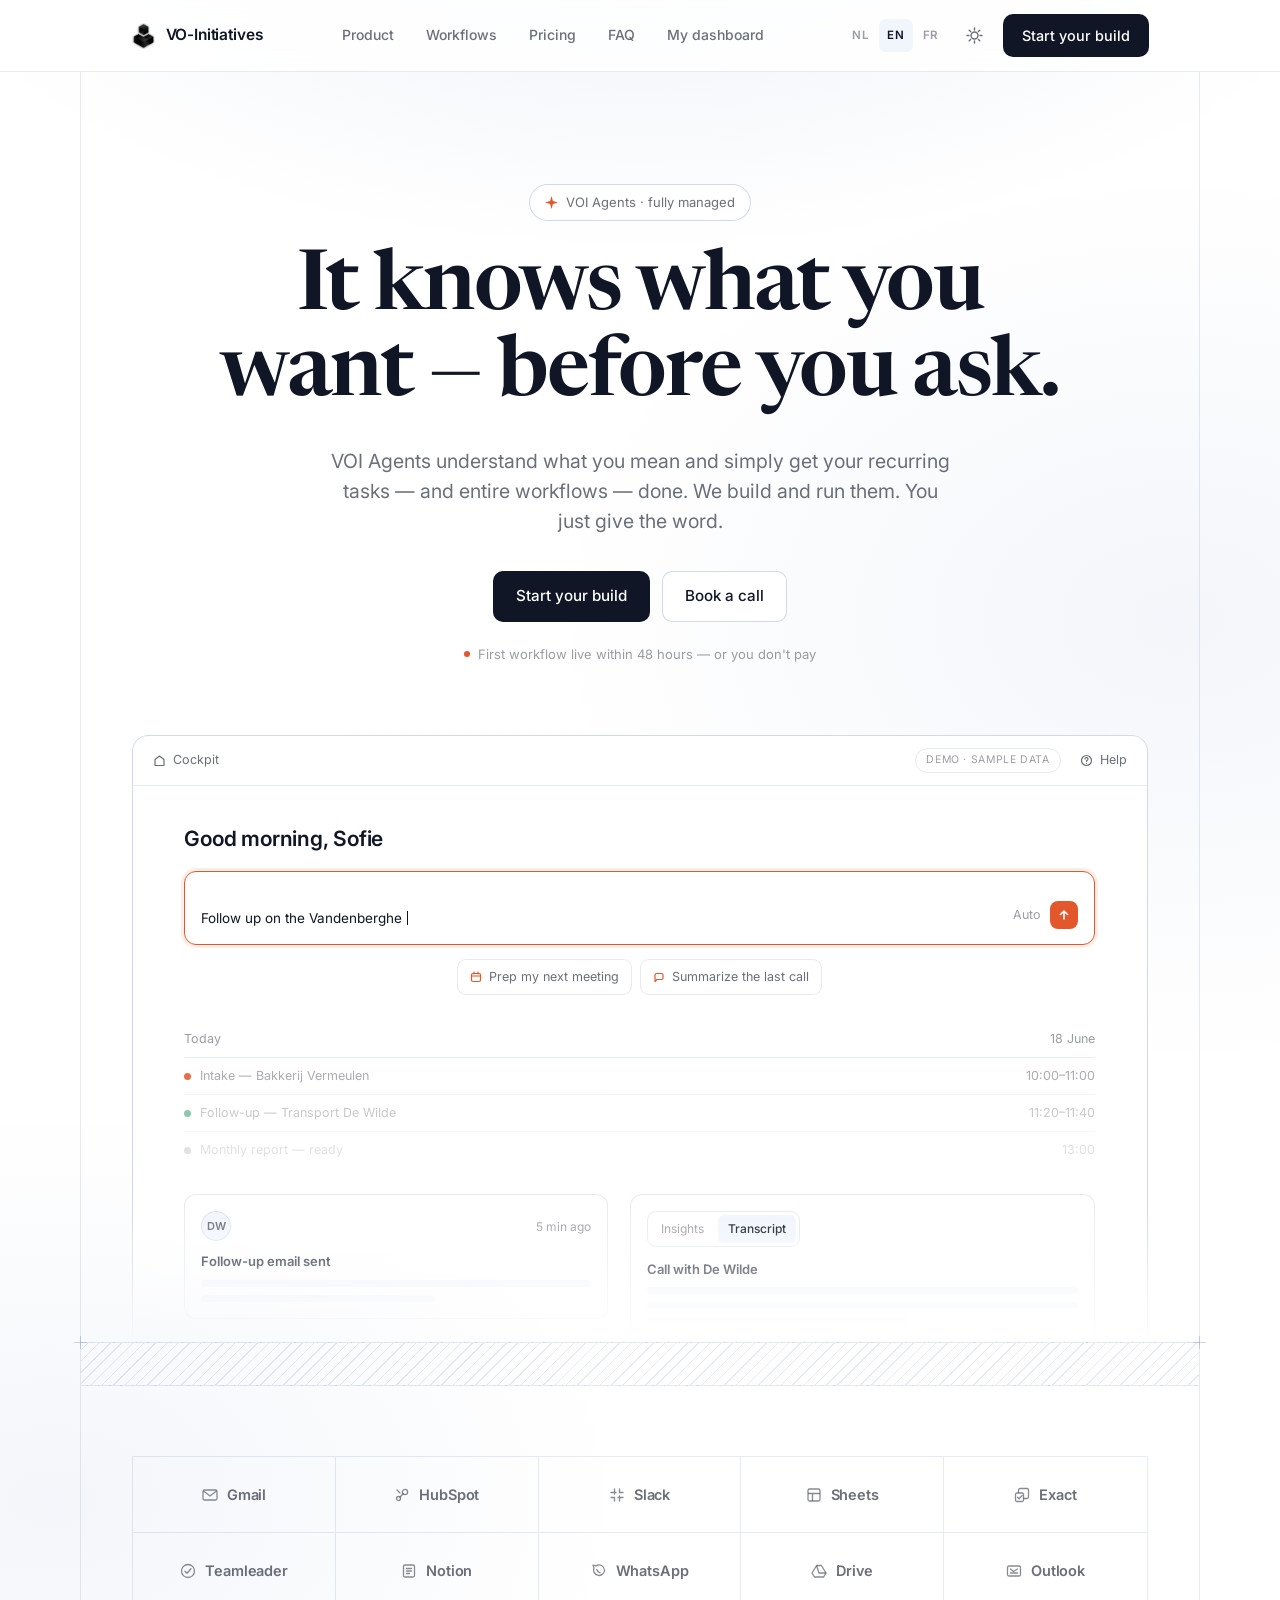
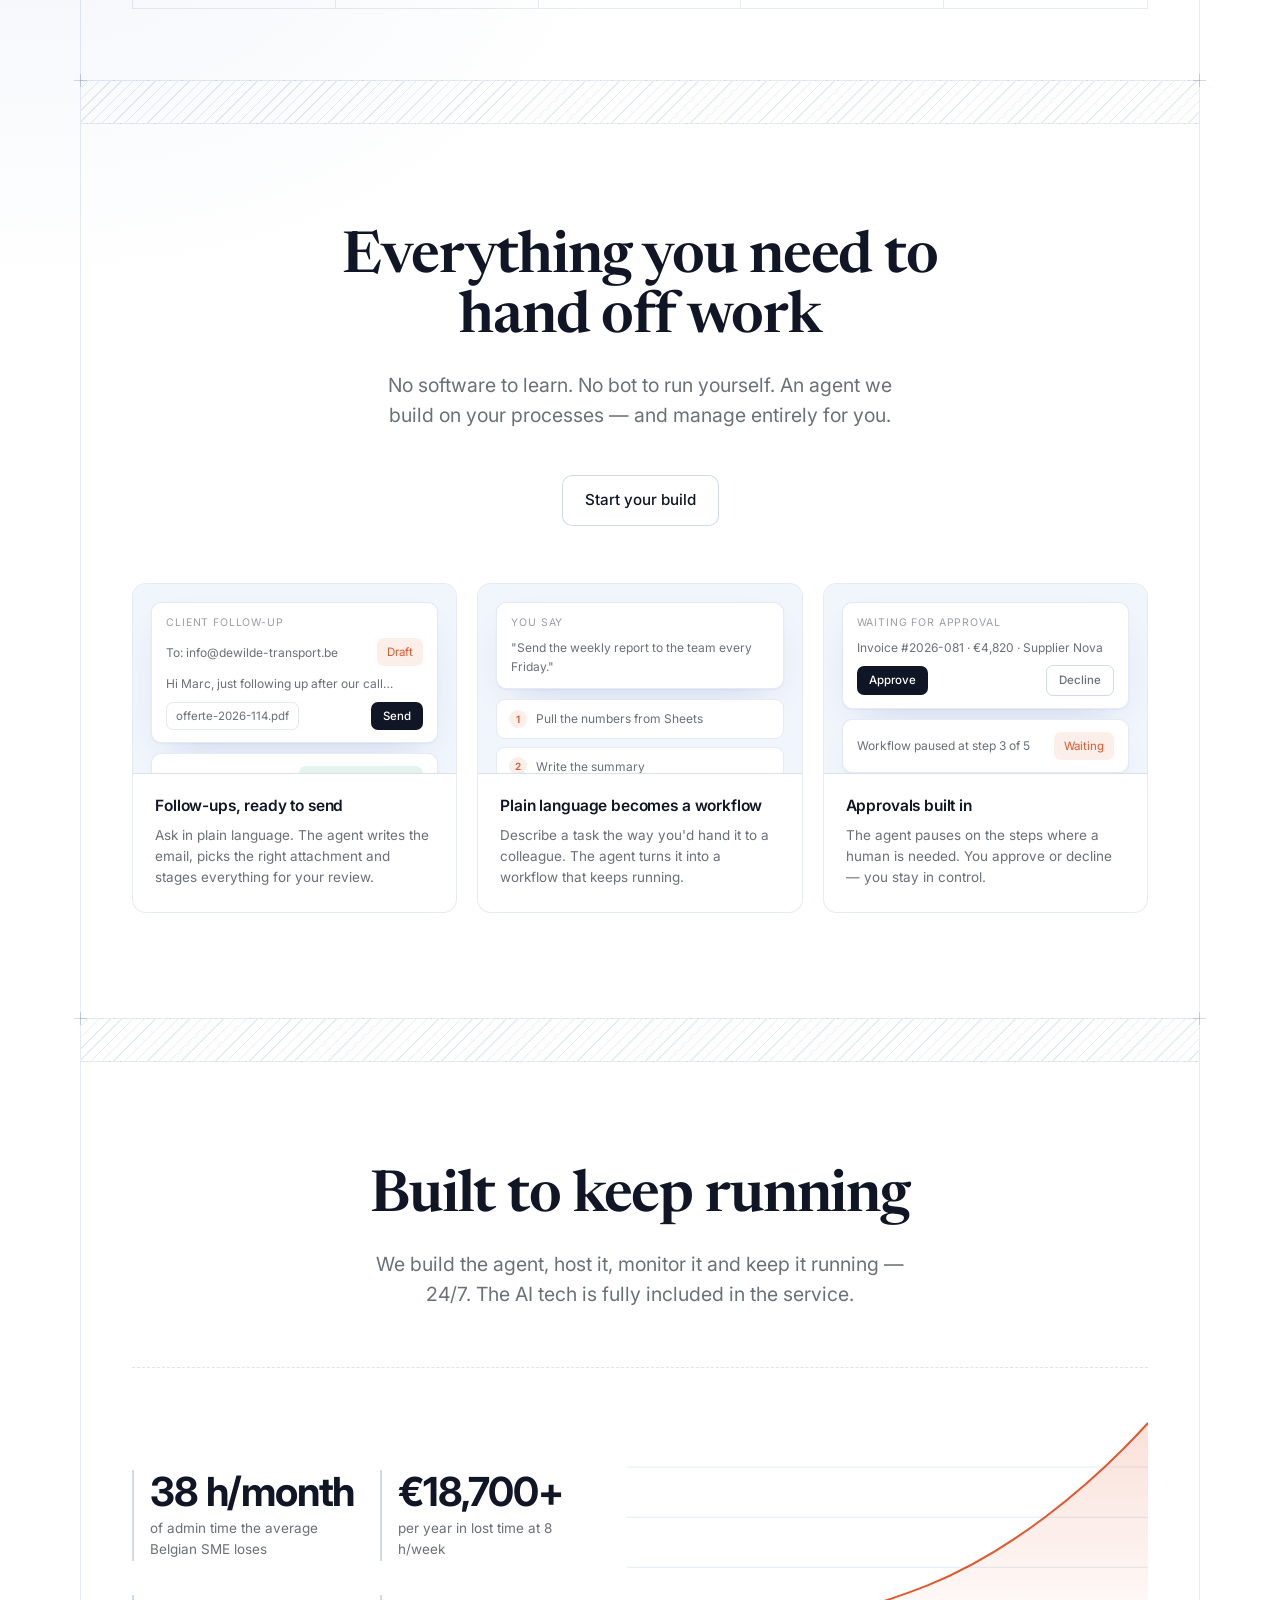
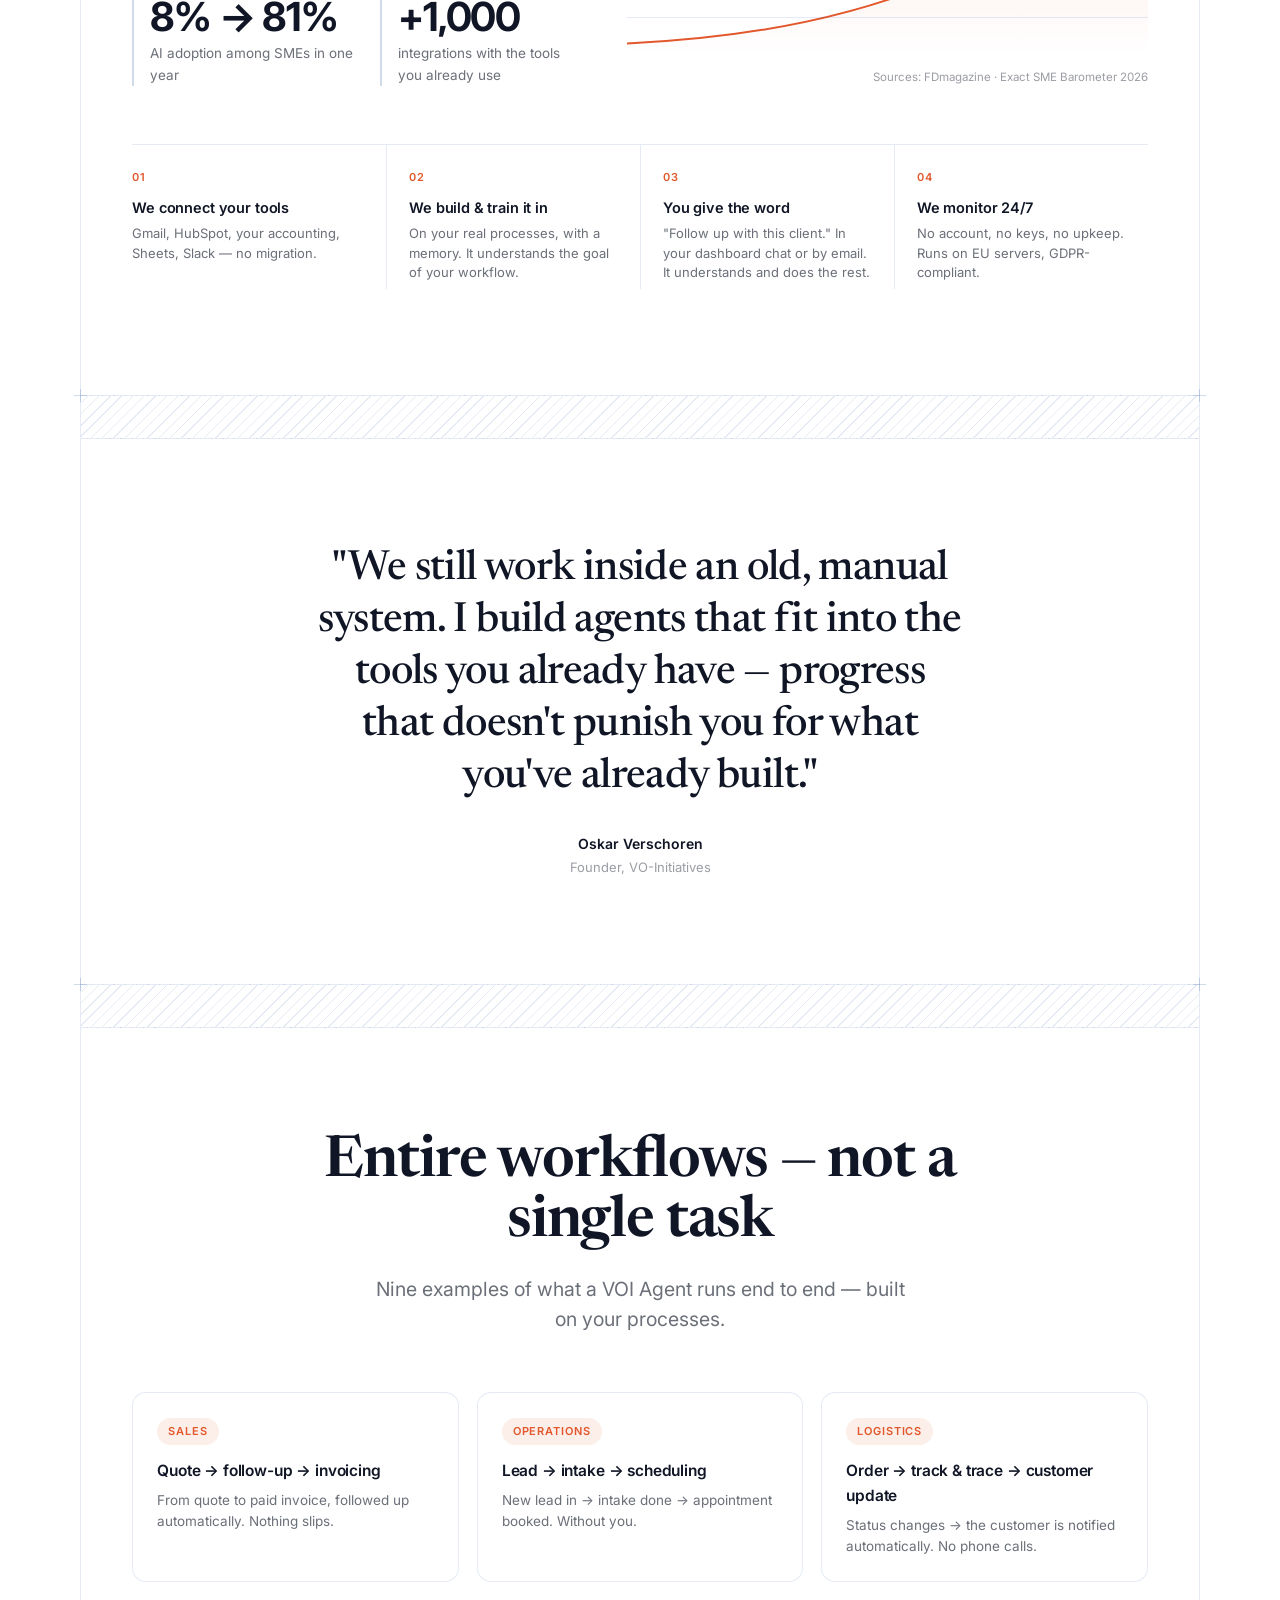
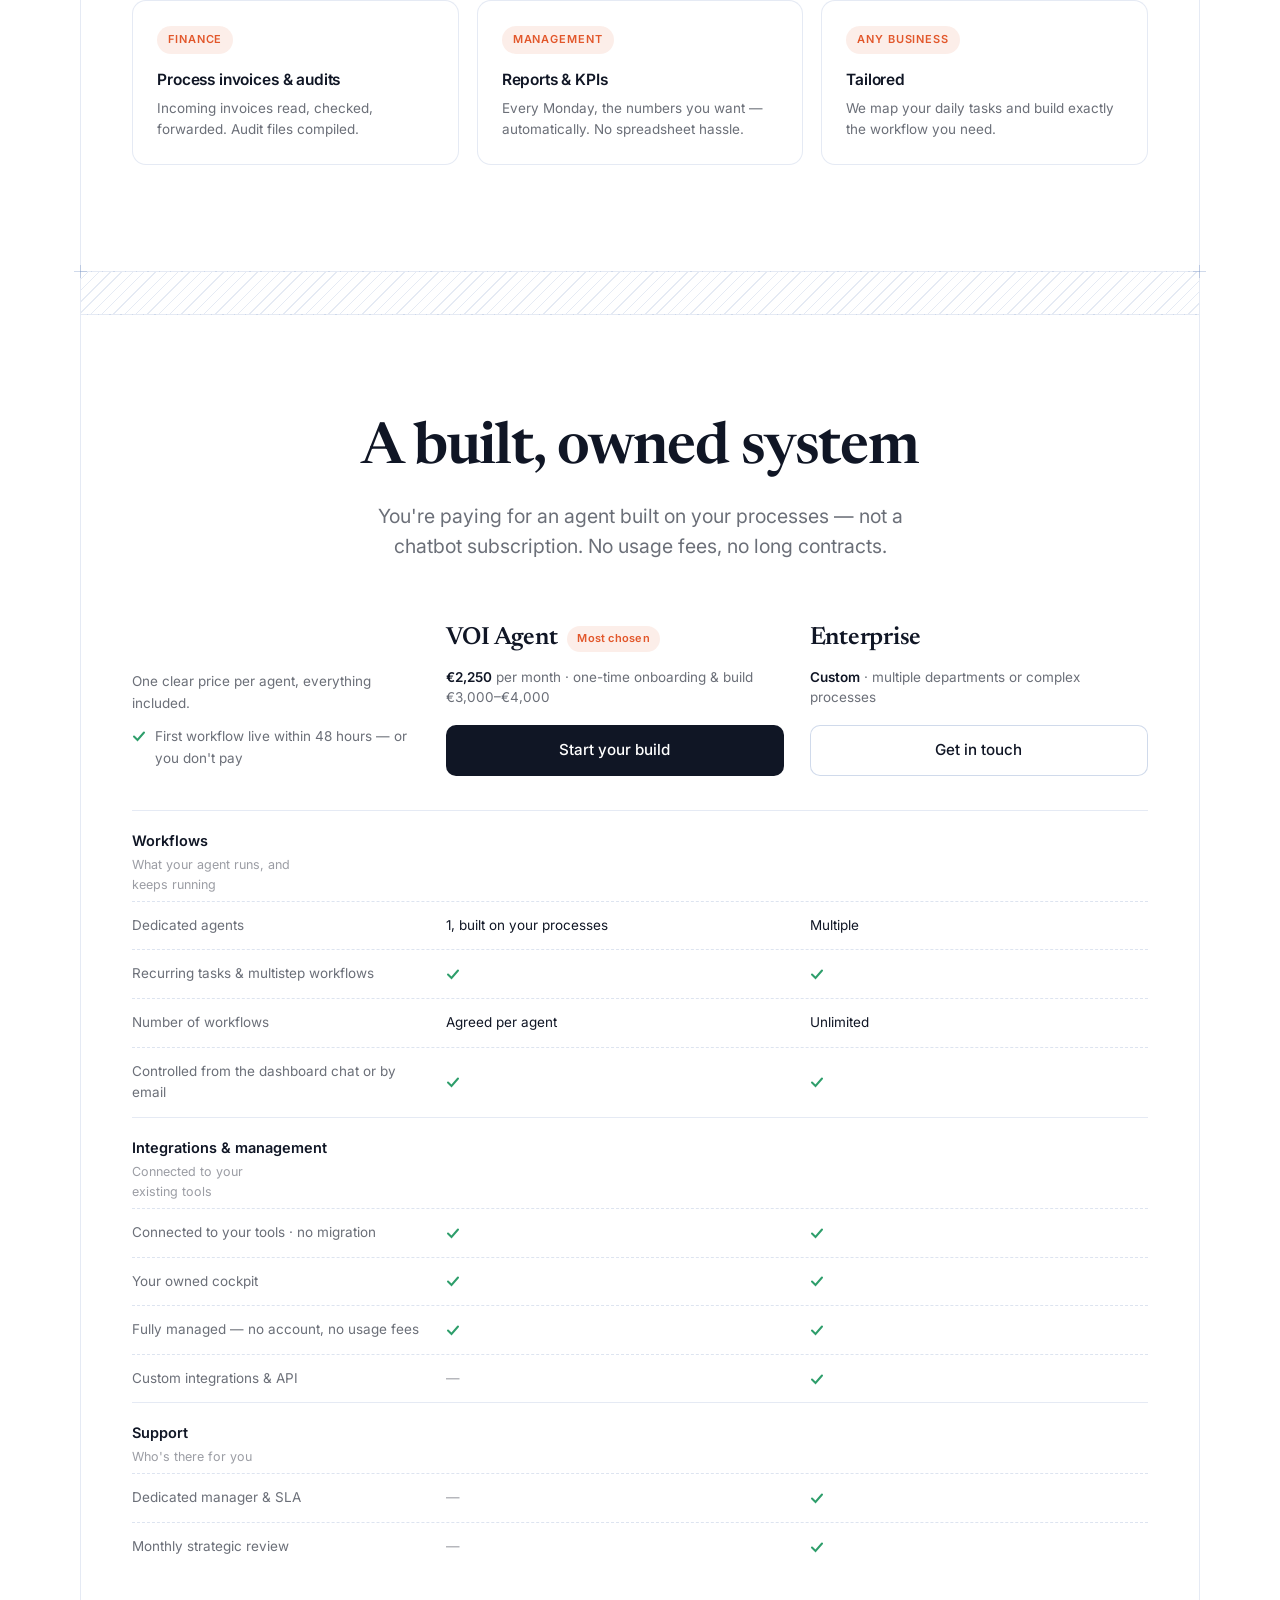
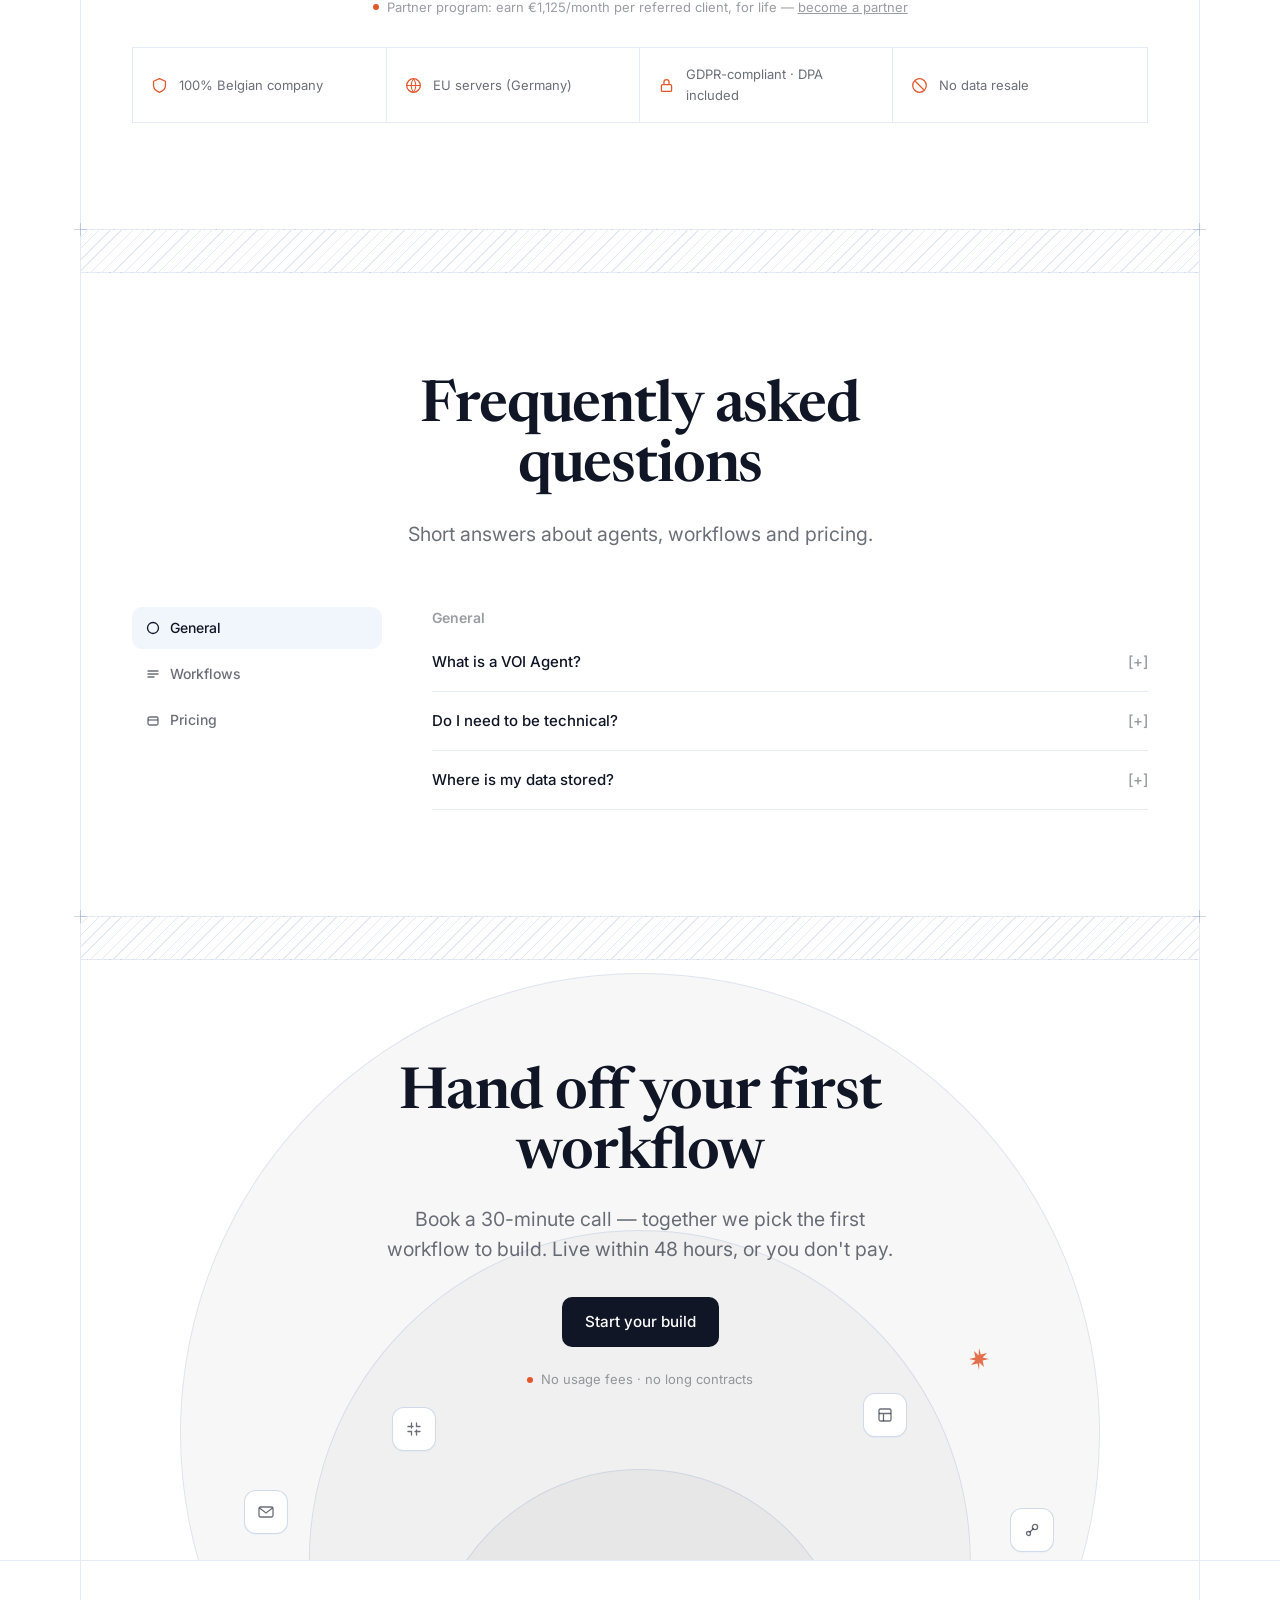
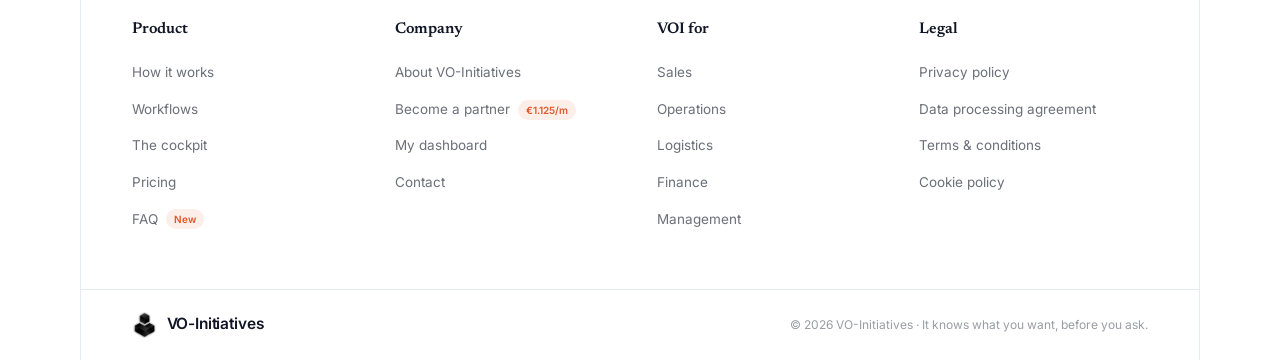
<file: index.html>
<!DOCTYPE html>
<html lang="nl">
<head>
<meta charset="UTF-8">
<meta name="viewport" content="width=device-width, initial-scale=1.0">
<title>VO-Initiatives — VOI Agents die je werk begrijpen en uitvoeren</title>
<meta name="description" content="VOI Agents: digitale collega's die begrijpen wat je bedoelt en je terugkerende taken én hele workflows uitvoeren. Volledig gebouwd en beheerd door VOI. Eerste workflow live binnen 48 uur of je betaalt niet.">
<meta name="theme-color" content="#FAF9F7">
<link rel="canonical" href="https://vo-initiatives.com/">
<link rel="icon" type="image/png" sizes="64x64" href="assets/favicon.png">
<link rel="apple-touch-icon" href="assets/apple-touch-icon.png">
<meta property="og:type" content="website">
<meta property="og:locale" content="nl_BE">
<meta property="og:site_name" content="VO-Initiatives">
<meta property="og:title" content="Het weet wat je wil — voor je het typt. | VOI Agents">
<meta property="og:description" content="Managed AI-agents die je recurring taken én multistep workflows begrijpen en uitvoeren. Eerste workflow live in 48 uur of je betaalt niet.">
<meta property="og:url" content="https://vo-initiatives.com/">
<meta property="og:image" content="https://vo-initiatives.com/assets/hero.jpg">
<meta name="twitter:card" content="summary_large_image">
<meta name="twitter:title" content="Het weet wat je wil — voor je het typt.">
<meta name="twitter:description" content="VOI Agents: begrijpen je werk en doen het. Live in 48 uur of je betaalt niet.">
<meta name="twitter:image" content="https://vo-initiatives.com/assets/hero.jpg">
<link rel="preconnect" href="https://fonts.googleapis.com">
<link rel="preconnect" href="https://fonts.gstatic.com" crossorigin>
<link href="https://fonts.googleapis.com/css2?family=Newsreader:opsz,wght@6..72,500;6..72,600;6..72,700&family=Inter:wght@400;500;600;700&display=swap" rel="stylesheet">
<link rel="stylesheet" href="assets/styles.css?v=20260707a">
<script src="assets/theme.js?v=20260707a"></script>
</head>
<body>

<header class="nav">
  <div class="nav-row">
    <a href="#top" class="brand"><img class="logo-light" src="assets/logo.png" alt="" width="26" height="26"><img class="logo-dark" src="assets/logo-white.png" alt="" width="26" height="26"><span class="brand-name">VO-Initiatives</span></a>
    <nav class="nav-links" aria-label="Hoofdnavigatie" data-i18n-aria="aria.mainnav">
      <a href="#features" data-i18n="nav.product">Product</a>
      <a href="#workflows" data-i18n="nav.workflows">Workflows</a>
      <a href="#pricing" data-i18n="nav.pricing">Prijzen</a>
      <a href="#faq" data-i18n="nav.faq">FAQ</a>
      <a href="/dashboard" data-i18n="nav.dash">Mijn dashboard</a>
    </nav>
    <div class="nav-cta">
      <div class="langswitch" id="lang" aria-label="Taal / Language / Langue">
        <button data-lang="nl" class="on">NL</button>
        <button data-lang="en">EN</button>
        <button data-lang="fr">FR</button>
      </div>
      <button class="icon-btn" id="themeToggle" aria-label="Wissel tussen licht en donker thema" data-i18n-aria="aria.theme">
        <svg class="sun" width="17" height="17" viewBox="0 0 17 17" fill="none" aria-hidden="true"><circle cx="8.5" cy="8.5" r="3.5" stroke="currentColor" stroke-width="1.4"/><path d="M8.5 1v2M8.5 14v2M1 8.5h2M14 8.5h2M3.2 3.2l1.4 1.4M12.4 12.4l1.4 1.4M13.8 3.2l-1.4 1.4M4.6 12.4l-1.4 1.4" stroke="currentColor" stroke-width="1.4" stroke-linecap="round"/></svg>
        <svg class="moon" width="16" height="16" viewBox="0 0 16 16" fill="none" aria-hidden="true"><path d="M13.5 9.5A6 6 0 116.5 2.5a5 5 0 007 7z" stroke="currentColor" stroke-width="1.4" stroke-linejoin="round"/></svg>
      </button>
      <a href="/start" class="btn btn-primary" data-i18n="nav.cta">Start je build</a>
    </div>
  </div>
</header>

<main id="top">
<div class="frame">

  <!-- Hero -->
  <section class="hero pad center" aria-labelledby="hero-heading">
    <span class="hero-badge">
      <svg width="13" height="13" viewBox="0 0 13 13" fill="currentColor" aria-hidden="true"><path d="M6.5 0l1.4 5.1L13 6.5 7.9 7.9 6.5 13 5.1 7.9 0 6.5l5.1-1.4L6.5 0z"/></svg>
      <span data-i18n="hero.badge">VOI Agents · volledig beheerd</span>
    </span>
    <h1 id="hero-heading" data-i18n="hero.h1">Het weet wat je wil — voor je het typt.</h1>
    <p class="lead" data-i18n="hero.p">VOI Agents begrijpen wat je bedoelt en voeren je terugkerende taken én hele workflows gewoon uit. Wij bouwen en draaien ze. Jij geeft de opdracht.</p>
    <div class="hero-cta">
      <a href="/start" class="btn btn-primary" data-i18n="hero.cta1">Start je build</a>
      <a href="https://cal.com/oskar-verschoren-vhygeu/30min" target="_blank" rel="noopener" class="btn btn-secondary" data-i18n="hero.cta2">Plan een gesprek</a>
    </div>
    <p class="hero-note"><span class="dot"></span><span data-i18n="hero.note">Eerste workflow live binnen 48 uur — of je betaalt niet</span></p>

    <div class="app-shot" role="img" aria-label="Voorbeeld van de VOI-cockpit: je geeft een opdracht in gewone taal en de agent voert ze uit" data-i18n-aria="app.aria">
      <div class="app-card" aria-hidden="true">
        <div class="app-top">
          <span><svg width="13" height="13" viewBox="0 0 13 13" fill="none"><path d="M2 5.5L6.5 2 11 5.5V11a.5.5 0 01-.5.5h-8A.5.5 0 012 11V5.5z" stroke="currentColor" stroke-width="1.2" stroke-linejoin="round"/></svg> <span data-i18n="app.home">Cockpit</span></span>
          <span><span class="demo-flag" data-i18n="app.demo">Demo · voorbeelddata</span><svg width="13" height="13" viewBox="0 0 13 13" fill="none"><circle cx="6.5" cy="6.5" r="5" stroke="currentColor" stroke-width="1.2"/><path d="M5 5a1.5 1.5 0 112.4 1.2c-.5.4-.9.6-.9 1.3M6.5 9.4v.1" stroke="currentColor" stroke-width="1.2" stroke-linecap="round"/></svg> <span data-i18n="app.help">Help</span></span>
        </div>
        <div class="app-main">
          <div class="app-greet" data-i18n="app.greet">Goedemorgen, Sofie</div>
          <div class="app-input">
            <span class="q" id="typed">Volg de offerte voor Vandenberghe op</span>
            <span class="app-send">Auto <span class="up"><svg width="12" height="12" viewBox="0 0 12 12" fill="none"><path d="M6 10V2M2.5 5.5L6 2l3.5 3.5" stroke="currentColor" stroke-width="1.6" stroke-linecap="round" stroke-linejoin="round"/></svg></span></span>
          </div>
          <div class="app-chips">
            <span class="chip"><svg width="12" height="12" viewBox="0 0 12 12" fill="none"><rect x="1.5" y="2.5" width="9" height="8" rx="1.5" stroke="currentColor" stroke-width="1.2"/><path d="M1.5 5h9M4 1v2M8 1v2" stroke="currentColor" stroke-width="1.2" stroke-linecap="round"/></svg> <span data-i18n="app.chip1">Bereid mijn volgende afspraak voor</span></span>
            <span class="chip"><svg width="12" height="12" viewBox="0 0 12 12" fill="none"><path d="M2 8.5V4a1.5 1.5 0 011.5-1.5h5A1.5 1.5 0 0110 4v3a1.5 1.5 0 01-1.5 1.5H4L2 10.5v-2z" stroke="currentColor" stroke-width="1.2" stroke-linejoin="round"/></svg> <span data-i18n="app.chip2">Vat het laatste gesprek samen</span></span>
          </div>
          <div class="app-meet">
            <div class="mrow"><span data-i18n="app.today">Vandaag</span><span data-i18n="app.date">18 juni</span></div>
            <div class="mrow m1"><span><span class="mdot" style="background:var(--ember)"></span><span data-i18n="app.m1">Intake — Bakkerij Vermeulen</span></span><span>10:00–11:00</span></div>
            <div class="mrow m2"><span><span class="mdot" style="background:var(--success)"></span><span data-i18n="app.m2">Opvolging — Transport De Wilde</span></span><span>11:20–11:40</span></div>
            <div class="mrow m3"><span><span class="mdot" style="background:var(--ink-3)"></span><span data-i18n="app.m3">Maandrapport — klaargezet</span></span><span>13:00</span></div>
          </div>
          <div class="app-split">
            <div class="mini-card">
              <div class="mini-head"><span class="avatar">DW</span><span data-i18n="app.ago">5 min geleden</span></div>
              <div class="mini-name" data-i18n="app.sent">Opvolgmail verstuurd</div>
              <div class="mini-line"></div>
              <div class="mini-line w60"></div>
            </div>
            <div class="mini-card">
              <div class="mini-tabs"><span data-i18n="app.tab1">Inzichten</span><span class="on" data-i18n="app.tab2">Verslag</span></div>
              <div class="mini-name" data-i18n="app.conv">Gesprek met De Wilde</div>
              <div class="mini-line"></div>
              <div class="mini-line"></div>
              <div class="mini-line w60"></div>
            </div>
          </div>
        </div>
      </div>
    </div>
  </section>

  <div class="hatch tick" aria-hidden="true"></div>

  <!-- Integraties -->
  <section class="logos pad" aria-label="Tools waarmee VOI Agents werken" data-i18n-aria="aria.logos">
    <div class="logo-grid fade">
      <div class="logo-cell"><svg width="16" height="16" viewBox="0 0 16 16" fill="none" aria-hidden="true"><rect x="1" y="3" width="14" height="10" rx="1.5" stroke="currentColor" stroke-width="1.3"/><path d="M1.5 4l6.5 5 6.5-5" stroke="currentColor" stroke-width="1.3"/></svg>Gmail</div>
      <div class="logo-cell"><svg width="16" height="16" viewBox="0 0 16 16" fill="none" aria-hidden="true"><circle cx="11" cy="5" r="2.6" stroke="currentColor" stroke-width="1.3"/><circle cx="4.5" cy="11.5" r="2" stroke="currentColor" stroke-width="1.3"/><path d="M6 10L9.2 6.8M3 3l3 3" stroke="currentColor" stroke-width="1.3" stroke-linecap="round"/></svg>HubSpot</div>
      <div class="logo-cell"><svg width="16" height="16" viewBox="0 0 16 16" fill="none" aria-hidden="true"><path d="M5.5 2v5M10.5 9v5M2 5.5h5M9 10.5h5M10.5 2v3.5H14M5.5 14v-3.5H2" stroke="currentColor" stroke-width="1.3" stroke-linecap="round"/></svg>Slack</div>
      <div class="logo-cell"><svg width="16" height="16" viewBox="0 0 16 16" fill="none" aria-hidden="true"><rect x="2" y="2" width="12" height="12" rx="1.5" stroke="currentColor" stroke-width="1.3"/><path d="M2 6.5h12M6.5 6.5V14" stroke="currentColor" stroke-width="1.3"/></svg>Sheets</div>
      <div class="logo-cell"><svg width="16" height="16" viewBox="0 0 16 16" fill="none" aria-hidden="true"><rect x="4.5" y="1.5" width="10" height="10" rx="1.5" stroke="currentColor" stroke-width="1.3"/><rect x="1.5" y="6" width="8" height="8.5" rx="1.5" stroke="currentColor" stroke-width="1.3" fill="var(--surface)"/><path d="M3.5 10.2l1.6 1.6 3-3.3" stroke="currentColor" stroke-width="1.3" stroke-linecap="round" stroke-linejoin="round"/></svg>Exact</div>
      <div class="logo-cell"><svg width="16" height="16" viewBox="0 0 16 16" fill="none" aria-hidden="true"><path d="M8 14.5A6.5 6.5 0 118 1.5a6.5 6.5 0 010 13z" stroke="currentColor" stroke-width="1.3"/><path d="M5 8.2l2 2 4-4.4" stroke="currentColor" stroke-width="1.3" stroke-linecap="round" stroke-linejoin="round"/></svg>Teamleader</div>
      <div class="logo-cell"><svg width="16" height="16" viewBox="0 0 16 16" fill="none" aria-hidden="true"><rect x="2.5" y="2" width="11" height="12" rx="1.5" stroke="currentColor" stroke-width="1.3"/><path d="M5.5 5.5h5M5.5 8h5M5.5 10.5h3" stroke="currentColor" stroke-width="1.3" stroke-linecap="round"/></svg>Notion</div>
      <div class="logo-cell"><svg width="16" height="16" viewBox="0 0 16 16" fill="none" aria-hidden="true"><path d="M13.5 8A5.5 5.5 0 113 4.9L2 2l3 .9A5.5 5.5 0 0113.5 8z" stroke="currentColor" stroke-width="1.3" stroke-linejoin="round"/><path d="M5.8 6.5c.4 1.6 1.7 2.9 3.3 3.3" stroke="currentColor" stroke-width="1.3" stroke-linecap="round"/></svg>WhatsApp</div>
      <div class="logo-cell"><svg width="16" height="16" viewBox="0 0 16 16" fill="none" aria-hidden="true"><path d="M5.6 2.5h4.8L15 10l-2.4 4H3.4L1 10l4.6-7.5z" stroke="currentColor" stroke-width="1.3" stroke-linejoin="round"/><path d="M5.6 2.5L8 10h7" stroke="currentColor" stroke-width="1.3" stroke-linejoin="round"/></svg>Drive</div>
      <div class="logo-cell"><svg width="16" height="16" viewBox="0 0 16 16" fill="none" aria-hidden="true"><rect x="1.5" y="3" width="13" height="10" rx="1.5" stroke="currentColor" stroke-width="1.3"/><path d="M4.5 6l3 2.5L11.5 6M4.5 10h7" stroke="currentColor" stroke-width="1.3" stroke-linecap="round"/></svg>Outlook</div>
    </div>
  </section>

  <div class="hatch tick" aria-hidden="true"></div>

  <!-- Features -->
  <section id="features" class="features pad center" aria-labelledby="features-heading">
    <div class="sec-head">
      <h2 id="features-heading" data-i18n="feat.h2">Alles wat je nodig hebt om werk uit handen te geven</h2>
      <p class="lead" data-i18n="feat.lead">Geen software die je erbij moet leren. Geen bot die je zelf moet draaien. Een agent die we bouwen op jouw processen — en volledig voor jou beheren.</p>
    </div>
    <a href="/start" class="btn btn-secondary sec-cta" data-i18n="feat.cta">Start je build</a>
    <div class="feat-grid">
      <article class="feat fade">
        <div class="feat-visual" aria-hidden="true">
          <div class="vcard">
            <div class="vlabel" data-i18n="fv1.label">Klantopvolging</div>
            <div class="vrow"><span data-i18n="fv1.to">Aan: info@dewilde-transport.be</span><span class="vchip warn" data-i18n="fv1.chip">Concept</span></div>
            <div class="vrow"><span data-i18n="fv1.body">Dag Marc, even opvolgen na ons gesprek…</span></div>
            <div class="vrow"><span class="vchip">offerte-2026-114.pdf</span><span class="vbtn" data-i18n="fv1.send">Verstuur</span></div>
          </div>
          <div class="vcard"><div class="vrow"><span data-i18n="fv1.sug">Voorgestelde actie</span><span class="vchip ok" data-i18n="fv1.ok">Bijlage gekozen</span></div></div>
        </div>
        <div class="feat-body">
          <h3 data-i18n="f1.t">Opvolging, klaar om te versturen</h3>
          <p data-i18n="f1.p">Vraag het in gewone taal. De agent schrijft de mail, kiest de juiste bijlage en zet alles klaar voor jouw review.</p>
        </div>
      </article>
      <article class="feat fade">
        <div class="feat-visual" aria-hidden="true">
          <div class="vcard">
            <div class="vlabel" data-i18n="fv2.label">Jij zegt</div>
            <div class="vrow"><span data-i18n="fv2.q">"Stuur elke vrijdag het weekrapport naar het team."</span></div>
          </div>
          <div class="vflow">
            <div class="vstep"><span class="n">1</span><span data-i18n="fv2.s1">Cijfers ophalen uit Sheets</span></div>
            <div class="vstep"><span class="n">2</span><span data-i18n="fv2.s2">Samenvatting schrijven</span></div>
            <div class="vstep"><span class="n">3</span><span data-i18n="fv2.s3">Vrijdag 08:00 mailen naar het team</span></div>
          </div>
        </div>
        <div class="feat-body">
          <h3 data-i18n="f2.t">Gewone taal wordt workflow</h3>
          <p data-i18n="f2.p">Beschrijf een taak zoals je ze aan een collega zou geven. De agent maakt er een workflow van die blijft draaien.</p>
        </div>
      </article>
      <article class="feat fade">
        <div class="feat-visual" aria-hidden="true">
          <div class="vcard">
            <div class="vlabel" data-i18n="fv3.label">Wacht op goedkeuring</div>
            <div class="vrow"><span data-i18n="fv3.line">Factuur #2026-081 · €4.820 · Leverancier Nova</span></div>
            <div class="vrow"><span class="vbtn" data-i18n="fv3.ok">Goedkeuren</span><span class="vbtn ghost" data-i18n="fv3.no">Afwijzen</span></div>
          </div>
          <div class="vcard"><div class="vrow"><span data-i18n="fv3.paused">Workflow gepauzeerd op stap 3 van 5</span><span class="vchip warn" data-i18n="fv3.wait">Wacht</span></div></div>
        </div>
        <div class="feat-body">
          <h3 data-i18n="f3.t">Goedkeuring ingebouwd</h3>
          <p data-i18n="f3.p">De agent pauzeert op de stappen waar een mens nodig is. Jij keurt goed of wijst af — jij houdt de controle.</p>
        </div>
      </article>
    </div>
  </section>

  <div class="hatch tick" aria-hidden="true"></div>

  <!-- Schaal / cijfers -->
  <section id="scale" class="pad center" aria-labelledby="scale-heading">
    <div class="sec-head">
      <h2 id="scale-heading" data-i18n="scale.h2">Gebouwd om te blijven draaien</h2>
      <p class="lead" data-i18n="scale.lead">Wij bouwen de agent, hosten hem, bewaken hem en houden hem draaiend — 24/7. De AI-techniek zit volledig in de dienst.</p>
    </div>
    <div class="scale-panel fade">
      <div class="stats">
        <div class="stat"><b data-i18n="s1.v">38 u/maand</b><span data-i18n="s1.l">verliest een Belgische KMO gemiddeld aan admin</span></div>
        <div class="stat"><b data-i18n="s2.v">€18.700+</b><span data-i18n="s2.l">per jaar aan verloren tijd bij 8 u/week</span></div>
        <div class="stat"><b data-i18n="s3.v">8% → 81%</b><span data-i18n="s3.l">AI-adoptie bij KMO's in één jaar</span></div>
        <div class="stat"><b data-i18n="s4.v">+1.000</b><span data-i18n="s4.l">integraties met de tools die je al gebruikt</span></div>
      </div>
      <div class="chart">
        <svg viewBox="0 0 520 240" fill="none" role="img" aria-label="Groeicurve van AI-adoptie bij KMO's" data-i18n-aria="aria.chart">
          <defs>
            <linearGradient id="chartFill" x1="0" y1="0" x2="0" y2="1">
              <stop offset="0%" stop-color="var(--ember)" stop-opacity=".18"/>
              <stop offset="100%" stop-color="var(--ember)" stop-opacity="0"/>
            </linearGradient>
          </defs>
          <path class="area" d="M0 238 L0 226 C90 222 200 208 300 168 C380 136 460 72 520 6 L520 238 Z" fill="url(#chartFill)"/>
          <path class="line" d="M0 226 C90 222 200 208 300 168 C380 136 460 72 520 6" stroke="var(--ember)" stroke-width="2"/>
          <path d="M0 200h520M0 150h520M0 100h520M0 50h520" stroke="var(--line)" stroke-width="1"/>
        </svg>
        <div class="src" data-i18n="scale.src">Bronnen: FDmagazine · Exact KMO Barometer 2026</div>
      </div>
    </div>
    <div class="pillars fade">
      <div class="pillar"><div class="pn">01</div><h3 data-i18n="pil1.t">We koppelen je tools</h3><p data-i18n="pil1.p">Gmail, HubSpot, je boekhouding, Sheets, Slack — geen migratie.</p></div>
      <div class="pillar"><div class="pn">02</div><h3 data-i18n="pil2.t">We bouwen &amp; werken in</h3><p data-i18n="pil2.p">Op jouw echte processen, met een geheugen. Hij begrijpt het doel van je workflow.</p></div>
      <div class="pillar"><div class="pn">03</div><h3 data-i18n="pil3.t">Jij geeft de opdracht</h3><p data-i18n="pil3.p">"Volg deze klant op." Via de chat in je dashboard, of via mail. Hij begrijpt en doet de rest.</p></div>
      <div class="pillar"><div class="pn">04</div><h3 data-i18n="pil4.t">Wij bewaken 24/7</h3><p data-i18n="pil4.p">Geen account, geen sleutels, geen onderhoud. Draait op EU-servers, GDPR-conform.</p></div>
    </div>
  </section>

  <div class="hatch tick" aria-hidden="true"></div>

  <!-- Quote -->
  <section class="quote pad center" aria-label="Citaat van de oprichter" data-i18n-aria="aria.quote">
    <blockquote class="fade" data-i18n="quote.text">"We werken nog in een oud, manueel systeem. Ik bouw agents die ínpassen in de tools die je al hebt — vooruitgang die je niet straft voor wat je al opbouwde."</blockquote>
    <div class="attr-row fade">
      <div>
        <div class="attr">Oskar Verschoren</div>
        <div class="role" data-i18n="quote.role">Oprichter, VO-Initiatives</div>
      </div>
    </div>
  </section>

  <div class="hatch tick" aria-hidden="true"></div>

  <!-- Workflows -->
  <section id="workflows" class="pad center" aria-labelledby="workflows-heading">
    <div class="sec-head">
      <h2 id="workflows-heading" data-i18n="wfs.h2">Hele workflows — niet één klusje</h2>
      <p class="lead" data-i18n="wfs.lead">Zes voorbeelden van wat een VOI Agent van a tot z overneemt — gebouwd op jouw processen.</p>
    </div>
    <div class="wf-grid">
      <article class="wf fade"><span class="tag" data-i18n="wf1.tag">Sales</span><h3 data-i18n="wf1.t">Offerte → opvolging → facturatie</h3><p data-i18n="wf1.p">Van offerte tot betaalde factuur, automatisch opgevolgd. Niets blijft liggen.</p></article>
      <article class="wf fade"><span class="tag" data-i18n="wf2.tag">Operations</span><h3 data-i18n="wf2.t">Lead → intake → planning</h3><p data-i18n="wf2.p">Nieuwe lead binnen → intake afgenomen → afspraak ingepland. Zonder jou.</p></article>
      <article class="wf fade"><span class="tag" data-i18n="wf3.tag">Logistics</span><h3 data-i18n="wf3.t">Order → track &amp; trace → klantupdate</h3><p data-i18n="wf3.p">Status verandert → de klant krijgt automatisch bericht. Geen telefoontjes.</p></article>
      <article class="wf fade"><span class="tag" data-i18n="wf4.tag">Finance</span><h3 data-i18n="wf4.t">Facturen &amp; audits verwerken</h3><p data-i18n="wf4.p">Inkomende facturen lezen, controleren, doorsturen. Auditdossiers samengesteld.</p></article>
      <article class="wf fade"><span class="tag" data-i18n="wf5.tag">Management</span><h3 data-i18n="wf5.t">Rapporten &amp; KPI's</h3><p data-i18n="wf5.p">Elke maandag automatisch de cijfers die jij wil zien. Zonder Excel-gedoe.</p></article>
      <article class="wf fade"><span class="tag" data-i18n="wf6.tag">Elk bedrijf</span><h3 data-i18n="wf6.t">Op maat</h3><p data-i18n="wf6.p">We analyseren je dagelijkse taken en bouwen precies de workflow die jij nodig hebt.</p></article>
    </div>
  </section>

  <div class="hatch tick" aria-hidden="true"></div>

  <!-- Prijzen -->
  <section id="pricing" class="pad center" aria-labelledby="pricing-heading">
    <div class="sec-head">
      <h2 id="pricing-heading" data-i18n="price.h2">Een gebouwd, eigen systeem</h2>
      <p class="lead" data-i18n="price.lead">Je betaalt voor een agent die op jouw processen gebouwd is — geen chatbot-abonnement. Geen verbruikskosten, geen lange contracten.</p>
    </div>
    <div class="price-head fade">
      <div class="price-intro">
        <span data-i18n="price.intro">Eén duidelijke prijs per agent, alles inbegrepen.</span>
        <div class="g">
          <svg width="14" height="14" viewBox="0 0 14 14" aria-hidden="true"><path d="M2 7.5L5.5 11L12 3.5" stroke="currentColor" stroke-width="2" fill="none" stroke-linecap="round"/></svg>
          <span data-i18n="price.g">Eerste workflow live binnen 48 uur — of je betaalt niet</span>
        </div>
      </div>
      <div class="plan">
        <div class="pname">VOI Agent <span class="pop" data-i18n="plan1.pop">Meest gekozen</span></div>
        <p class="pmeta" data-i18n="plan1.meta"><b>€2.250</b> per maand · eenmalige opstart &amp; build €3.000–€4.000</p>
        <a href="/start" class="btn btn-primary" data-i18n="plan1.cta">Start je build</a>
      </div>
      <div class="plan">
        <div class="pname">Enterprise</div>
        <p class="pmeta" data-i18n="plan2.meta"><b>Op maat</b> · meerdere afdelingen of complexe processen</p>
        <a href="#cta" class="btn btn-secondary" data-i18n="plan2.cta">Neem contact op</a>
      </div>
    </div>
    <div class="price-table fade">
      <div class="pt-row pt-cols"><span class="l" aria-hidden="true"></span><span class="v">VOI Agent</span><span class="v">Enterprise</span></div>
      <div class="pt-group"><div><h3 data-i18n="ptg1.t">Workflows</h3><p data-i18n="ptg1.p">Wat je agent uitvoert en blijft uitvoeren</p></div><div></div><div></div></div>
      <div class="pt-row"><span class="l" data-i18n="ptr1.l">Dedicated agents</span><span class="v" data-i18n="ptr1.v1">1, op jouw processen gebouwd</span><span class="v" data-i18n="ptr1.v2">Meerdere</span></div>
      <div class="pt-row"><span class="l" data-i18n="ptr2.l">Recurring taken &amp; multistep workflows</span><span class="v"><svg width="14" height="14" viewBox="0 0 14 14" aria-hidden="true"><path d="M2 7.5L5.5 11L12 3.5" stroke="var(--success)" stroke-width="2" fill="none" stroke-linecap="round"/></svg></span><span class="v"><svg width="14" height="14" viewBox="0 0 14 14" aria-hidden="true"><path d="M2 7.5L5.5 11L12 3.5" stroke="var(--success)" stroke-width="2" fill="none" stroke-linecap="round"/></svg></span></div>
      <div class="pt-row"><span class="l" data-i18n="ptr3.l">Aantal workflows</span><span class="v" data-i18n="ptr3.v1">In overleg per agent</span><span class="v" data-i18n="ptr3.v2">Onbeperkt</span></div>
      <div class="pt-row"><span class="l" data-i18n="ptr4.l">Bediening via dashboard-chat of mail</span><span class="v"><svg width="14" height="14" viewBox="0 0 14 14" aria-hidden="true"><path d="M2 7.5L5.5 11L12 3.5" stroke="var(--success)" stroke-width="2" fill="none" stroke-linecap="round"/></svg></span><span class="v"><svg width="14" height="14" viewBox="0 0 14 14" aria-hidden="true"><path d="M2 7.5L5.5 11L12 3.5" stroke="var(--success)" stroke-width="2" fill="none" stroke-linecap="round"/></svg></span></div>
      <div class="pt-group"><div><h3 data-i18n="ptg2.t">Integraties &amp; beheer</h3><p data-i18n="ptg2.p">Koppeling met je bestaande tools</p></div><div></div><div></div></div>
      <div class="pt-row"><span class="l" data-i18n="ptr5.l">Koppeling met je tools · geen migratie</span><span class="v"><svg width="14" height="14" viewBox="0 0 14 14" aria-hidden="true"><path d="M2 7.5L5.5 11L12 3.5" stroke="var(--success)" stroke-width="2" fill="none" stroke-linecap="round"/></svg></span><span class="v"><svg width="14" height="14" viewBox="0 0 14 14" aria-hidden="true"><path d="M2 7.5L5.5 11L12 3.5" stroke="var(--success)" stroke-width="2" fill="none" stroke-linecap="round"/></svg></span></div>
      <div class="pt-row"><span class="l" data-i18n="ptr6.l">De owned cockpit</span><span class="v"><svg width="14" height="14" viewBox="0 0 14 14" aria-hidden="true"><path d="M2 7.5L5.5 11L12 3.5" stroke="var(--success)" stroke-width="2" fill="none" stroke-linecap="round"/></svg></span><span class="v"><svg width="14" height="14" viewBox="0 0 14 14" aria-hidden="true"><path d="M2 7.5L5.5 11L12 3.5" stroke="var(--success)" stroke-width="2" fill="none" stroke-linecap="round"/></svg></span></div>
      <div class="pt-row"><span class="l" data-i18n="ptr7.l">Volledig beheerd — geen account, geen verbruik</span><span class="v"><svg width="14" height="14" viewBox="0 0 14 14" aria-hidden="true"><path d="M2 7.5L5.5 11L12 3.5" stroke="var(--success)" stroke-width="2" fill="none" stroke-linecap="round"/></svg></span><span class="v"><svg width="14" height="14" viewBox="0 0 14 14" aria-hidden="true"><path d="M2 7.5L5.5 11L12 3.5" stroke="var(--success)" stroke-width="2" fill="none" stroke-linecap="round"/></svg></span></div>
      <div class="pt-row"><span class="l" data-i18n="ptr8.l">Custom integraties &amp; API</span><span class="no">—</span><span class="v"><svg width="14" height="14" viewBox="0 0 14 14" aria-hidden="true"><path d="M2 7.5L5.5 11L12 3.5" stroke="var(--success)" stroke-width="2" fill="none" stroke-linecap="round"/></svg></span></div>
      <div class="pt-group"><div><h3 data-i18n="ptg3.t">Support</h3><p data-i18n="ptg3.p">Wie er voor je klaarstaat</p></div><div></div><div></div></div>
      <div class="pt-row"><span class="l" data-i18n="ptr9.l">Dedicated manager &amp; SLA</span><span class="no">—</span><span class="v"><svg width="14" height="14" viewBox="0 0 14 14" aria-hidden="true"><path d="M2 7.5L5.5 11L12 3.5" stroke="var(--success)" stroke-width="2" fill="none" stroke-linecap="round"/></svg></span></div>
      <div class="pt-row"><span class="l" data-i18n="ptr10.l">Maandelijks strategisch overleg</span><span class="no">—</span><span class="v"><svg width="14" height="14" viewBox="0 0 14 14" aria-hidden="true"><path d="M2 7.5L5.5 11L12 3.5" stroke="var(--success)" stroke-width="2" fill="none" stroke-linecap="round"/></svg></span></div>
    </div>
    <p class="price-note fade"><span class="dot"></span><span data-i18n="price.note">Partnerprogramma: verdien €1.125/maand per gerefereerde klant, levenslang — <a href="affiliate.html" style="text-decoration:underline">word partner</a></span></p>
    <div class="trust-strip fade" role="list" aria-label="Vertrouwen en gegevensbescherming" data-i18n-aria="aria.trust">
      <div class="trust-badge" role="listitem"><svg width="17" height="17" viewBox="0 0 20 20" fill="none" aria-hidden="true"><path d="M10 2L3 5v5c0 4 3 6.5 7 8 4-1.5 7-4 7-8V5l-7-3z" stroke="currentColor" stroke-width="1.5" stroke-linejoin="round"/></svg><span data-i18n="trust.b1">100% Belgisch bedrijf</span></div>
      <div class="trust-badge" role="listitem"><svg width="17" height="17" viewBox="0 0 20 20" fill="none" aria-hidden="true"><circle cx="10" cy="10" r="8" stroke="currentColor" stroke-width="1.5"/><path d="M2 10h16M10 2a13 13 0 010 16M10 2a13 13 0 000 16" stroke="currentColor" stroke-width="1.2"/></svg><span data-i18n="trust.b2">EU-servers (Duitsland)</span></div>
      <div class="trust-badge" role="listitem"><svg width="17" height="17" viewBox="0 0 20 20" fill="none" aria-hidden="true"><rect x="4" y="9" width="12" height="8" rx="1.5" stroke="currentColor" stroke-width="1.5"/><path d="M7 9V6a3 3 0 016 0v3" stroke="currentColor" stroke-width="1.5"/></svg><span data-i18n="trust.b3">GDPR-conform · DPA inbegrepen</span></div>
      <div class="trust-badge" role="listitem"><svg width="17" height="17" viewBox="0 0 20 20" fill="none" aria-hidden="true"><circle cx="10" cy="10" r="8" stroke="currentColor" stroke-width="1.5"/><path d="M5 5l10 10" stroke="currentColor" stroke-width="1.5"/></svg><span data-i18n="trust.b4">Geen doorverkoop van data</span></div>
    </div>
  </section>

  <div class="hatch tick" aria-hidden="true"></div>

  <!-- FAQ -->
  <section id="faq" class="pad center" aria-labelledby="faq-heading">
    <div class="sec-head">
      <h2 id="faq-heading" data-i18n="faq.h2">Veelgestelde vragen</h2>
      <p class="lead" data-i18n="faq.lead">Korte antwoorden over agents, workflows en prijzen.</p>
    </div>
    <div class="faq-grid">
      <nav class="faq-nav" aria-label="FAQ-categorieën" data-i18n-aria="aria.faqnav">
        <button class="on" data-cat="algemeen"><svg width="14" height="14" viewBox="0 0 14 14" fill="none" aria-hidden="true"><circle cx="7" cy="7" r="5.5" stroke="currentColor" stroke-width="1.3"/></svg><span data-i18n="faqc1">Algemeen</span></button>
        <button data-cat="workflows"><svg width="14" height="14" viewBox="0 0 14 14" fill="none" aria-hidden="true"><path d="M2 4h10M2 7h10M2 10h6" stroke="currentColor" stroke-width="1.3" stroke-linecap="round"/></svg><span data-i18n="faqc2">Workflows</span></button>
        <button data-cat="prijzen"><svg width="14" height="14" viewBox="0 0 14 14" fill="none" aria-hidden="true"><rect x="2" y="3" width="10" height="8" rx="1.5" stroke="currentColor" stroke-width="1.3"/><path d="M2 6h10" stroke="currentColor" stroke-width="1.3"/></svg><span data-i18n="faqc3">Prijzen</span></button>
      </nav>
      <div class="faq-list">
        <div class="faq-group show" data-cat="algemeen">
          <h3 data-i18n="faqg1.t">Algemeen</h3>
          <details class="faq-item"><summary><span data-i18n="faq.q1">Wat is een VOI Agent?</span><span class="ind"></span></summary><p class="a" data-i18n="faq.a1">Een digitale collega die begrijpt wat je bedoelt en je terugkerende taken én hele workflows uitvoert. Wij bouwen hem op jouw processen, hosten hem en beheren hem volledig — jij geeft de opdracht via de chat in je dashboard of via mail.</p></details>
          <details class="faq-item"><summary><span data-i18n="faq.q2">Moet ik technisch zijn?</span><span class="ind"></span></summary><p class="a" data-i18n="faq.a2">Nee. Geen account, geen sleutels, geen onderhoud. De meeste "AI voor bedrijven" geeft je een systeem dat je zélf mag draaien, hosten en repareren. Wij niet — de AI-techniek zit volledig in de dienst.</p></details>
          <details class="faq-item"><summary><span data-i18n="faq.q3">Waar staat mijn data?</span><span class="ind"></span></summary><p class="a" data-i18n="faq.a3">Op EU-servers in Duitsland. We zijn een 100% Belgisch bedrijf, werken GDPR-conform met een verwerkersovereenkomst inbegrepen, en verkopen nooit data door.</p></details>
        </div>
        <div class="faq-group" data-cat="workflows">
          <h3 data-i18n="faqg2.t">Workflows</h3>
          <details class="faq-item"><summary><span data-i18n="faq.q4">Welke taken kan een agent overnemen?</span><span class="ind"></span></summary><p class="a" data-i18n="faq.a4">Alles wat terugkomt: offertes opvolgen, leads intaken en inplannen, track &amp; trace-updates naar klanten, facturen verwerken, rapporten en KPI's klaarzetten. We analyseren je dagelijkse taken en bouwen precies de workflow die jij nodig hebt.</p></details>
          <details class="faq-item"><summary><span data-i18n="faq.q5">Hoe snel is mijn eerste workflow live?</span><span class="ind"></span></summary><p class="a" data-i18n="faq.a5">Binnen 48 uur na de start van je build — of je betaalt niet. Tijdens de opstart bouwen we de agent op jouw echte processen en geven we hem een geheugen.</p></details>
          <details class="faq-item"><summary><span data-i18n="faq.q6">Werkt het met mijn bestaande tools?</span><span class="ind"></span></summary><p class="a" data-i18n="faq.a6">Ja. Gmail, HubSpot, je boekhouding, Sheets, Slack en meer dan duizend andere integraties. We verbinden de agent met de software die je al gebruikt — geen migratie.</p></details>
        </div>
        <div class="faq-group" data-cat="prijzen">
          <h3 data-i18n="faqg3.t">Prijzen</h3>
          <details class="faq-item"><summary><span data-i18n="faq.q7">Wat kost een VOI Agent?</span><span class="ind"></span></summary><p class="a" data-i18n="faq.a7">€2.250 per maand voor één agent, volledig gebouwd en beheerd, plus een eenmalige opstart &amp; build van €3.000–€4.000. Voor meerdere afdelingen of complexe processen maken we een Enterprise-voorstel op maat.</p></details>
          <details class="faq-item"><summary><span data-i18n="faq.q8">Zijn er verbruikskosten of lange contracten?</span><span class="ind"></span></summary><p class="a" data-i18n="faq.a8">Nee. Je betaalt voor een agent die op jouw processen gebouwd is — geen chatbot-abonnement, geen verbruikskosten, geen lange contracten.</p></details>
          <details class="faq-item"><summary><span data-i18n="faq.q9">Is er een partnerprogramma?</span><span class="ind"></span></summary><p class="a" data-i18n="faq.a9">Ja. Refereer een bedrijf — wij sluiten en leveren. Jij krijgt 50% van de maandprijs (€1.125/maand per klant), elke maand zolang de klant blijft, plus 50% van de opstart. Geen cap, geen tijdslimiet.</p></details>
        </div>
      </div>
    </div>
  </section>

  <div class="hatch tick" aria-hidden="true"></div>

  <!-- Finale CTA -->
  <section id="cta" class="finale pad center" aria-labelledby="cta-heading">
    <div class="orbit" aria-hidden="true">
      <i></i><i></i><i></i>
      <span class="sat" style="left:7%;bottom:78%"><svg width="16" height="16" viewBox="0 0 16 16" fill="none"><rect x="1" y="3" width="14" height="10" rx="1.5" stroke="currentColor" stroke-width="1.3"/><path d="M1.5 4l6.5 5 6.5-5" stroke="currentColor" stroke-width="1.3"/></svg></span>
      <span class="sat" style="left:23%;bottom:96%"><svg width="16" height="16" viewBox="0 0 16 16" fill="none"><path d="M5.5 2v5M10.5 9v5M2 5.5h5M9 10.5h5M10.5 2v3.5H14M5.5 14v-3.5H2" stroke="currentColor" stroke-width="1.3" stroke-linecap="round"/></svg></span>
      <span class="sat" style="right:21%;bottom:99%"><svg width="16" height="16" viewBox="0 0 16 16" fill="none"><rect x="2" y="2" width="12" height="12" rx="1.5" stroke="currentColor" stroke-width="1.3"/><path d="M2 6.5h12M6.5 6.5V14" stroke="currentColor" stroke-width="1.3"/></svg></span>
      <span class="sat" style="right:5%;bottom:74%"><svg width="16" height="16" viewBox="0 0 16 16" fill="none"><circle cx="11" cy="5" r="2.6" stroke="currentColor" stroke-width="1.3"/><circle cx="4.5" cy="11.5" r="2" stroke="currentColor" stroke-width="1.3"/><path d="M6 10L9.2 6.8" stroke="currentColor" stroke-width="1.3" stroke-linecap="round"/></svg></span>
      <span class="spark" style="right:12%;bottom:112%"><svg width="22" height="22" viewBox="0 0 22 22" fill="currentColor"><path d="M11 0l1.8 6.4L19 5l-4.4 4.6L21 11l-6.4 1.4L16 19l-4.6-4.4L11 22l-1.4-6.4L3 17l4.4-4.6L1 11l6.4-1.4L6 3l4.6 4.4L11 0z" opacity=".85"/></svg></span>
    </div>
    <div class="frame-inner">
      <h2 id="cta-heading" data-i18n="final.h2">Geef je eerste workflow weg</h2>
      <p class="lead" data-i18n="final.lead">Plan een gesprek van 30 minuten — we kiezen samen welke workflow we eerst bouwen. Live binnen 48 uur, of je betaalt niet.</p>
      <a href="/start" class="btn btn-primary" data-i18n="final.cta">Start je build</a>
      <p class="hero-note"><span class="dot"></span><span data-i18n="final.note">Geen verbruikskosten · geen lange contracten</span></p>
    </div>
  </section>

</div>
</main>

<footer>
  <div class="frame" style="border-top:none">
    <div class="foot-grid">
      <div class="foot-col">
        <h3 data-i18n="foot1.t">Product</h3>
        <ul>
          <li><a href="#features" data-i18n="foot1.l1">Hoe het werkt</a></li>
          <li><a href="#workflows" data-i18n="foot1.l2">Workflows</a></li>
          <li><a href="#scale" data-i18n="foot1.l3">De cockpit</a></li>
          <li><a href="#pricing" data-i18n="foot1.l4">Prijzen</a></li>
          <li><a href="#faq"><span data-i18n="foot1.l5">FAQ</span> <span class="new" data-i18n="chip.new">Nieuw</span></a></li>
        </ul>
      </div>
      <div class="foot-col">
        <h3 data-i18n="foot2.t">Bedrijf</h3>
        <ul>
          <li><a href="#top" data-i18n="foot2.l1">Over VO-Initiatives</a></li>
          <li><a href="affiliate.html"><span data-i18n="foot2.l2">Partner worden</span> <span class="new">€1.125/m</span></a></li>
          <li><a href="/dashboard" data-i18n="foot2.l4">Mijn dashboard</a></li>
          <li><a href="mailto:info@vo-initiatives.com" data-i18n="foot2.l3">Contact</a></li>
        </ul>
      </div>
      <div class="foot-col">
        <h3 data-i18n="foot3.t">VOI voor</h3>
        <ul>
          <li><a href="#workflows" data-i18n="foot3.l1">Sales</a></li>
          <li><a href="#workflows" data-i18n="foot3.l2">Operations</a></li>
          <li><a href="#workflows" data-i18n="foot3.l3">Logistiek</a></li>
          <li><a href="#workflows" data-i18n="foot3.l4">Finance</a></li>
          <li><a href="#workflows" data-i18n="foot3.l5">Management</a></li>
        </ul>
      </div>
      <div class="foot-col">
        <h3 data-i18n="foot4.t">Juridisch</h3>
        <ul>
          <li><a href="privacy.html" data-i18n="foot4.l1">Privacyverklaring</a></li>
          <li><a href="verwerkersovereenkomst.html" data-i18n="foot4.l2">Verwerkersovereenkomst</a></li>
          <li><a href="algemene-voorwaarden.html" data-i18n="foot4.l3">Algemene Voorwaarden</a></li>
          <li><a href="cookiebeleid.html" data-i18n="foot4.l4">Cookiebeleid</a></li>
        </ul>
      </div>
    </div>
    <div class="foot-bottom">
      <a href="#top" class="brand"><img class="logo-light" src="assets/logo.png" alt="" width="26" height="26"><img class="logo-dark" src="assets/logo-white.png" alt="" width="26" height="26"><span class="brand-name">VO-Initiatives</span></a>
      <span class="copy" data-i18n="foot.copy">© 2026 VO-Initiatives · Het weet wat je wil, voor je het typt.</span>
    </div>
  </div>
</footer>

<script src="assets/site-i18n.js?v=20260707a" defer></script>
<script src="assets/site.js?v=20260707a" defer></script>
</body>
</html>
</file>
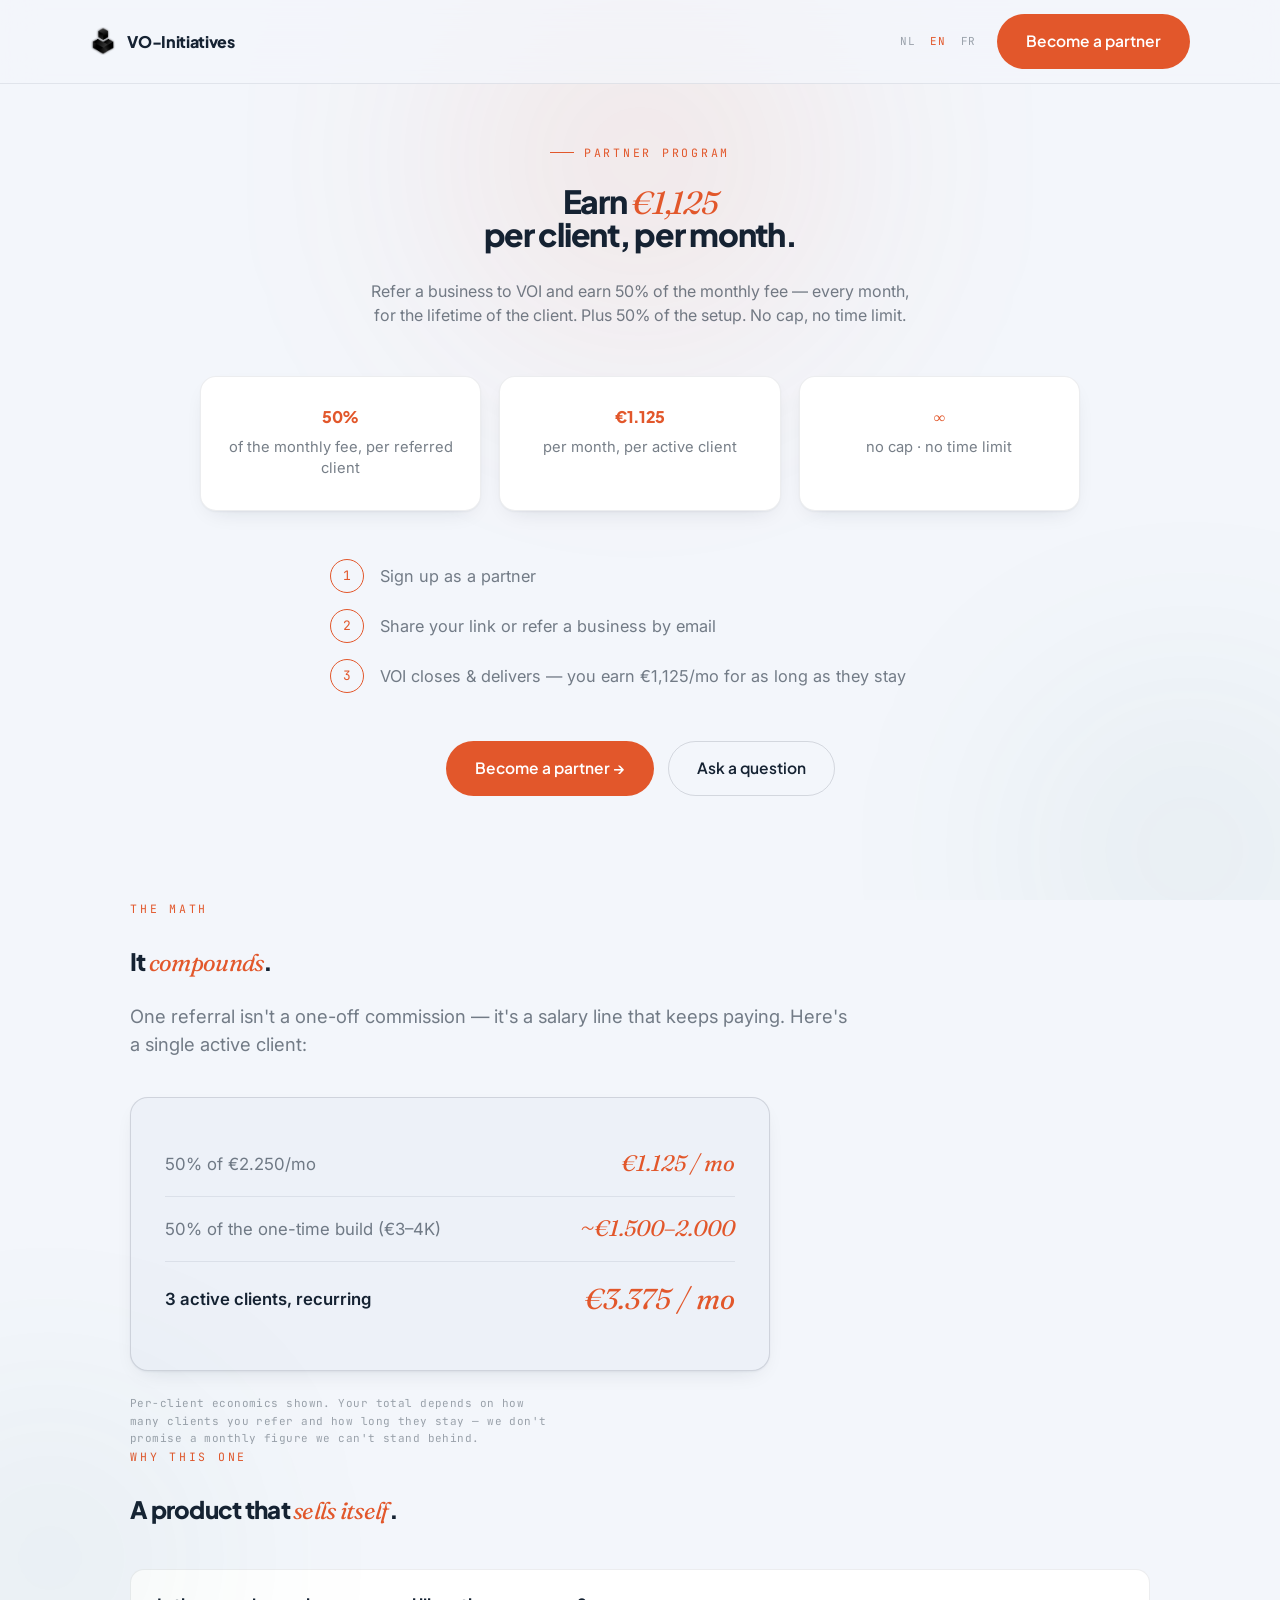
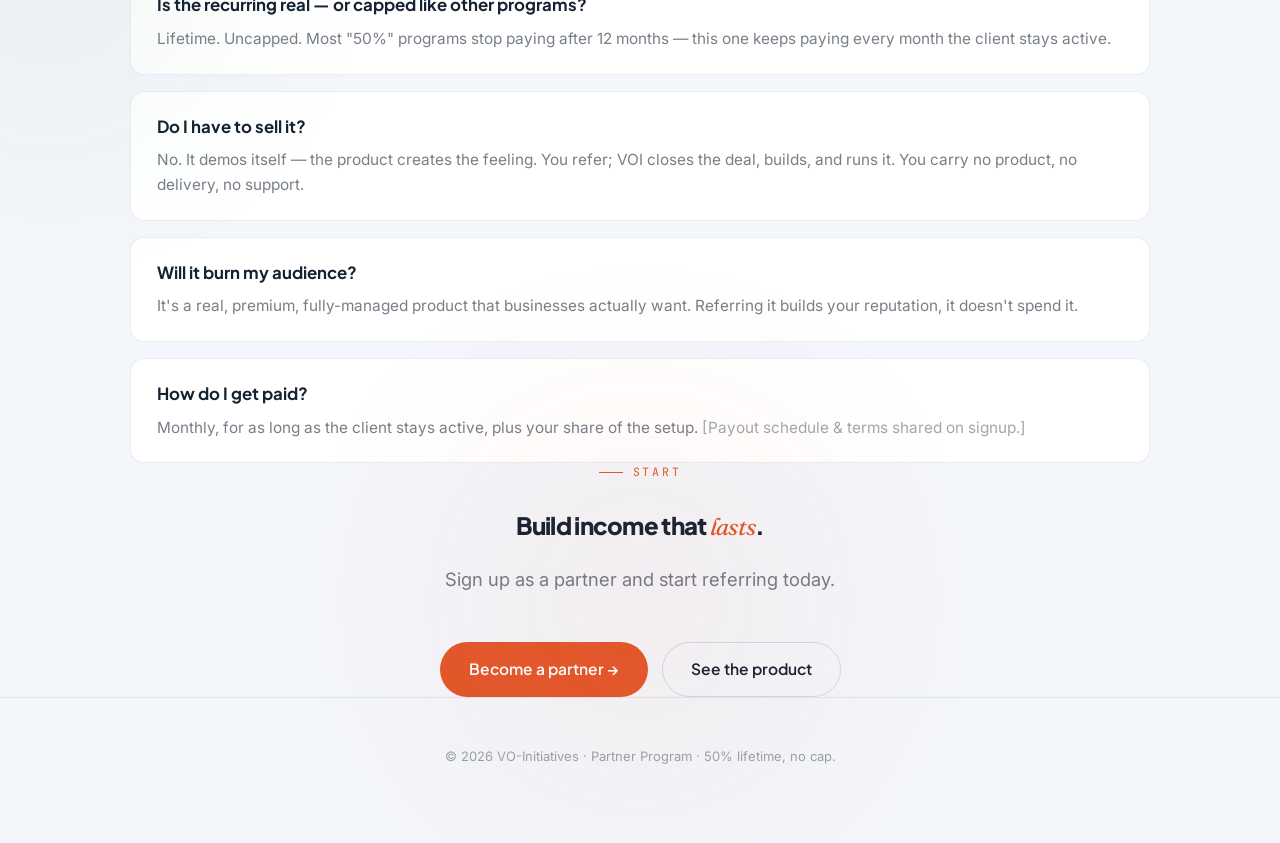
<file: affiliate.html>
<!DOCTYPE html>
<html lang="en" data-i18n-meta="ap.">
<head>
<meta charset="UTF-8">
<meta name="viewport" content="width=device-width, initial-scale=1.0">
<title>VO-Initiatives — Partner Program · Earn €1,125/mo per client</title>
<meta name="description" content="Refer a business to VOI and earn 50% of the monthly fee — €1,125 per client, every month, for the lifetime of the client. Plus 50% of setup. No cap, no time limit.">
<meta name="theme-color" content="#F3F6FB">
<link rel="icon" type="image/png" sizes="64x64" href="assets/favicon.png">
<link rel="apple-touch-icon" href="assets/apple-touch-icon.png">
<meta property="og:type" content="website">
<meta property="og:title" content="Earn €1,125 per client per month — VOI Partner Program">
<meta property="og:description" content="50% of the monthly fee, for the lifetime of the client. No cap, no time limit. A product that sells itself.">
<meta property="og:image" content="https://vo-initiatives.com/assets/hero.jpg">
<link rel="preconnect" href="https://fonts.googleapis.com">
<link rel="preconnect" href="https://fonts.gstatic.com" crossorigin>
<link href="https://fonts.googleapis.com/css2?family=Plus+Jakarta+Sans:wght@500;600;700;800&family=Inter:wght@400;500&family=Fraunces:ital,opsz,wght@1,9..144,400;1,9..144,500&family=JetBrains+Mono:wght@400;500&display=swap" rel="stylesheet">
<style>
:root{
  --bg:#F3F6FB;--surf:#FFFFFF;--surf2:#EDF1F8;
  --ember:#E2572B;--ember-deep:#C8431B;--ember-soft:rgba(226,87,43,.10);--teal:#1E6E62;
  --text:#152232;--text2:rgba(21,34,50,.58);--muted:rgba(21,34,50,.40);
  --border:rgba(21,34,50,.08);--border2:rgba(21,34,50,.14);
  --display:'Plus Jakarta Sans',system-ui,sans-serif;--body:'Inter',system-ui,sans-serif;
  --accent:'Fraunces',Georgia,serif;--mono:'JetBrains Mono',ui-monospace,monospace;
  --r:16px;--maxw:1100px;--ease:cubic-bezier(0.16,1,0.3,1);
  --shadow:0 1px 2px rgba(21,34,50,.05),0 8px 24px -12px rgba(21,34,50,.16);
}
*{margin:0;padding:0;box-sizing:border-box}
html{scroll-behavior:smooth}
body{background:var(--bg);color:var(--text);font-family:var(--body);-webkit-font-smoothing:antialiased;overflow-x:hidden;line-height:1.6}
a{color:inherit;text-decoration:none}
.wrap{max-width:var(--maxw);margin:0 auto;padding:0 clamp(16px,4vw,40px)}
nav{position:fixed;top:0;left:0;right:0;z-index:100;background:rgba(243,246,251,.72);backdrop-filter:blur(18px);border-bottom:1px solid var(--border)}
nav .row{display:flex;align-items:center;justify-content:space-between;padding:14px 0}
.brand{display:flex;align-items:center;gap:11px;font-family:var(--display);font-weight:800;letter-spacing:-.02em;font-size:16px}
.brand svg{width:24px;height:24px}
.brand img.bmark{height:28px;width:auto;display:block}
.navcta{display:flex;align-items:center;gap:14px}
.langswitch{display:flex;gap:1px}
.langswitch button{background:none;border:none;color:var(--muted);font-family:var(--mono);font-size:11px;letter-spacing:.06em;cursor:pointer;padding:4px 7px;border-radius:6px;text-transform:uppercase;transition:color .2s}
.langswitch button.on{color:var(--ember)}
.langswitch button:hover{color:var(--text)}
.btn{display:inline-flex;align-items:center;gap:8px;font-family:var(--display);font-weight:600;font-size:.97rem;border-radius:100px;padding:14px 28px;border:1px solid transparent;transition:.2s var(--ease);cursor:pointer}
.btn-primary{background:var(--ember);color:#fff}
.btn-primary:hover{background:var(--ember-deep);transform:translateY(-1px)}
.btn-secondary{background:transparent;color:var(--text);border-color:var(--border2)}
.btn-secondary:hover{border-color:var(--ember);color:var(--ember)}
.glow{position:absolute;border-radius:50%;filter:blur(120px);opacity:.5;z-index:0;pointer-events:none}
.glow.e{background:radial-gradient(circle,rgba(226,87,43,.30),transparent 70%)}
.glow.t{background:radial-gradient(circle,rgba(30,110,98,.26),transparent 70%)}
.hero{min-height:100vh;display:flex;flex-direction:column;justify-content:center;text-align:center;padding:120px 0 80px;position:relative;overflow:hidden}
.eyebrow{font-family:var(--mono);text-transform:uppercase;letter-spacing:.24em;font-size:11.5px;color:var(--ember);margin-bottom:24px;display:flex;align-items:center;gap:10px;justify-content:center}
.eyebrow::before{content:"";width:24px;height:1px;background:var(--ember)}
h1{font-family:var(--display);font-weight:800;letter-spacing:-.04em;line-height:.98;font-size:clamp(2.6rem,1rem+7vw,5.6rem)}
h1 em{font-family:var(--accent);font-style:italic;font-weight:400;color:var(--ember)}
.hero p{color:var(--text2);font-size:clamp(1.05rem,1rem+.5vw,1.3rem);max-width:54ch;margin:1.8rem auto 0;line-height:1.55}
.stats{display:grid;grid-template-columns:repeat(3,1fr);gap:18px;max-width:880px;margin:3rem auto 0}
.scard{background:var(--surf);border:1px solid var(--border);border-radius:var(--r);padding:32px 24px;box-shadow:var(--shadow)}
.scard .v{font-family:var(--display);font-weight:800;font-size:clamp(2.2rem,1.4rem+2.5vw,3.4rem);color:var(--ember);letter-spacing:-.03em;line-height:1}
.scard .v em{font-family:var(--accent);font-style:italic;font-weight:500}
.scard .l{color:var(--text2);font-size:.92rem;margin-top:12px;line-height:1.4}
.steps{max-width:620px;margin:3rem auto 0;display:flex;flex-direction:column;gap:16px;text-align:left}
.step{display:flex;align-items:center;gap:16px;color:var(--text2);font-size:1.02rem}
.step .n{flex:0 0 auto;width:34px;height:34px;border-radius:50%;border:1px solid var(--ember);color:var(--ember);font-family:var(--mono);font-size:13px;display:flex;align-items:center;justify-content:center}
.hero-cta{margin-top:3rem;display:flex;gap:14px;justify-content:center;flex-wrap:wrap}
section{padding:clamp(4rem,3rem+5vw,7rem) 0;position:relative}
.eyebrow.l{justify-content:flex-start}.eyebrow.l::before{display:none}
h2{font-family:var(--display);font-weight:800;letter-spacing:-.03em;font-size:clamp(1.8rem,1.2rem+2.5vw,3rem);margin-bottom:1.2rem}
h2 em{font-family:var(--accent);font-style:italic;font-weight:400;color:var(--ember)}
.lead{color:var(--text2);font-size:1.15rem;max-width:60ch;line-height:1.55}
.math{background:var(--surf2);border:1px solid var(--border2);border-radius:18px;padding:34px;margin-top:2.4rem;box-shadow:var(--shadow);max-width:640px}
.math .row{display:flex;justify-content:space-between;align-items:center;padding:14px 0;border-bottom:1px solid var(--border);font-size:1.05rem;gap:16px}
.math .row:last-child{border-bottom:none}
.math .row .lab{color:var(--text2)}
.math .row .num{font-family:var(--accent);font-style:italic;color:var(--ember);font-size:1.4rem;white-space:nowrap}
.math .row.total .lab{color:var(--text);font-weight:600}
.math .row.total .num{font-size:1.8rem}
.faq{display:grid;gap:16px;margin-top:2.4rem}
.qa{background:var(--surf);border:1px solid var(--border);border-radius:14px;padding:22px 26px}
.qa h3{font-family:var(--display);font-weight:700;font-size:1.05rem;margin-bottom:.5rem}
.qa p{color:var(--text2);font-size:.96rem}
.note{font-family:var(--mono);font-size:11px;color:var(--muted);letter-spacing:.04em;margin-top:24px;max-width:60ch}
footer{border-top:1px solid var(--border);padding:3rem 0;text-align:center;color:var(--muted);font-size:13px}
.fade{opacity:0;transform:translateY(20px);transition:opacity .7s var(--ease),transform .7s var(--ease)}
.fade.in{opacity:1;transform:none}
.btn{transition:transform .25s var(--ease),background .2s,border-color .2s,box-shadow .35s var(--ease)}
.btn-primary:hover{box-shadow:0 14px 36px -10px rgba(226,87,43,.55)}
.btn-primary:active,.btn-secondary:active{transform:translateY(0) scale(.97)}
.btn-secondary:hover{transform:translateY(-2px)}
.scard,.qa{transition:transform .35s var(--ease),border-color .35s}
.scard:hover,.qa:hover{transform:translateY(-3px);border-color:var(--border2)}
nav{transition:background .3s}
nav.scrolled{background:rgba(243,246,251,.92)}
.hero > .wrap > *{opacity:0;animation:heroIn 1s var(--ease) forwards}
.hero > .wrap > .eyebrow{animation-delay:.15s}
.hero > .wrap > h1{animation-delay:.3s}
.hero > .wrap > p{animation-delay:.46s}
.hero > .wrap > .stats{animation-delay:.6s}
.hero > .wrap > .steps{animation-delay:.72s}
.hero > .wrap > .hero-cta{animation-delay:.84s}
@keyframes heroIn{from{opacity:0;transform:translateY(18px);filter:blur(6px)}to{opacity:1;transform:none;filter:blur(0)}}
@media(prefers-reduced-motion:reduce){.fade,.hero > .wrap > *{opacity:1!important;transform:none!important;filter:none!important;transition:none!important;animation:none!important}}
@media(max-width:820px){.stats{grid-template-columns:1fr}}
</style>
</head>
<body>

<nav>
  <div class="wrap row">
    <a href="index.html" class="brand">
      <img src="assets/logo.png" alt="VO-Initiatives" class="bmark">
      VO-Initiatives
    </a>
    <div class="navcta">
      <div class="langswitch" id="lang">
        <button data-lang="nl">NL</button>
        <button data-lang="en" class="on">EN</button>
        <button data-lang="fr">FR</button>
      </div>
      <a href="#join" class="btn btn-primary" data-i18n="ap.nav.cta">Become a partner</a>
    </div>
  </div>
</nav>

<header class="hero">
  <div class="glow e" style="width:560px;height:560px;top:-120px;left:50%;transform:translateX(-50%)"></div>
  <div class="glow t" style="width:420px;height:420px;bottom:-160px;right:-120px"></div>
  <div class="wrap">
    <div class="eyebrow" data-i18n="ap.hero.eyebrow">Partner Program</div>
    <h1 data-i18n="ap.hero.h1">Earn <em>€1,125</em><br>per client, per month.</h1>
    <p data-i18n="ap.hero.p">Refer a business to VOI and earn 50% of the monthly fee — every month, for the lifetime of the client. Plus 50% of the setup. No cap, no time limit.</p>

    <div class="stats">
      <div class="scard fade"><div class="v">50%</div><div class="l" data-i18n="ap.s1l">of the monthly fee, per referred client</div></div>
      <div class="scard fade"><div class="v">€1.125</div><div class="l" data-i18n="ap.s2l">per month, per active client</div></div>
      <div class="scard fade"><div class="v"><em>∞</em></div><div class="l" data-i18n="ap.s3l">no cap · no time limit</div></div>
    </div>

    <div class="steps">
      <div class="step fade"><span class="n">1</span> <span data-i18n="ap.step1">Sign up as a partner</span></div>
      <div class="step fade"><span class="n">2</span> <span data-i18n="ap.step2">Share your link or refer a business by email</span></div>
      <div class="step fade"><span class="n">3</span> <span data-i18n="ap.step3">VOI closes &amp; delivers — you earn €1,125/mo for as long as they stay</span></div>
    </div>

    <div class="hero-cta">
      <a href="mailto:partners@vo-initiatives.com?subject=VOI%20Partner%20Program" class="btn btn-primary" data-i18n="ap.hero.cta1">Become a partner →</a>
      <a href="mailto:partners@vo-initiatives.com?subject=Question%20about%20the%20partner%20program" class="btn btn-secondary" data-i18n="ap.hero.cta2">Ask a question</a>
    </div>
  </div>
</header>

<section>
  <div class="wrap">
    <div class="eyebrow l" data-i18n="ap.math.eyebrow">The math</div>
    <h2 data-i18n="ap.math.h2">It <em>compounds</em>.</h2>
    <p class="lead" data-i18n="ap.math.lead">One referral isn't a one-off commission — it's a salary line that keeps paying. Here's a single active client:</p>
    <div class="math fade">
      <div class="row"><span class="lab" data-i18n="ap.math.r1l">50% of €2.250/mo</span><span class="num" data-i18n="ap.math.r1v">€1.125 / mo</span></div>
      <div class="row"><span class="lab" data-i18n="ap.math.r2l">50% of the one-time build (€3–4K)</span><span class="num" data-i18n="ap.math.r2v">~€1.500–2.000</span></div>
      <div class="row total"><span class="lab" data-i18n="ap.math.r3l">3 active clients, recurring</span><span class="num" data-i18n="ap.math.r3v">€3.375 / mo</span></div>
    </div>
    <div class="note" data-i18n="ap.math.note">Per-client economics shown. Your total depends on how many clients you refer and how long they stay — we don't promise a monthly figure we can't stand behind.</div>
  </div>
</section>

<section>
  <div class="glow t" style="width:380px;height:380px;top:-80px;left:-140px"></div>
  <div class="wrap">
    <div class="eyebrow l" data-i18n="ap.why.eyebrow">Why this one</div>
    <h2 data-i18n="ap.why.h2">A product that <em>sells itself</em>.</h2>
    <div class="faq">
      <div class="qa fade"><h3 data-i18n="ap.q1">Is the recurring real — or capped like other programs?</h3><p data-i18n="ap.a1">Lifetime. Uncapped. Most "50%" programs stop paying after 12 months — this one keeps paying every month the client stays active.</p></div>
      <div class="qa fade"><h3 data-i18n="ap.q2">Do I have to sell it?</h3><p data-i18n="ap.a2">No. It demos itself — the product creates the feeling. You refer; VOI closes the deal, builds, and runs it. You carry no product, no delivery, no support.</p></div>
      <div class="qa fade"><h3 data-i18n="ap.q3">Will it burn my audience?</h3><p data-i18n="ap.a3">It's a real, premium, fully-managed product that businesses actually want. Referring it builds your reputation, it doesn't spend it.</p></div>
      <div class="qa fade"><h3 data-i18n="ap.q4">How do I get paid?</h3><p data-i18n="ap.a4">Monthly, for as long as the client stays active, plus your share of the setup. <span style="color:var(--muted)">[Payout schedule &amp; terms shared on signup.]</span></p></div>
    </div>
  </div>
</section>

<section id="join" style="text-align:center">
  <div class="glow e" style="width:480px;height:480px;top:-100px;left:50%;transform:translateX(-50%);opacity:.4"></div>
  <div class="wrap">
    <div class="eyebrow" data-i18n="ap.join.eyebrow">Start</div>
    <h2 data-i18n="ap.join.h2">Build income that <em>lasts</em>.</h2>
    <p class="lead" style="margin:0 auto" data-i18n="ap.join.lead">Sign up as a partner and start referring today.</p>
    <div class="hero-cta">
      <a href="mailto:partners@vo-initiatives.com?subject=VOI%20Partner%20Program" class="btn btn-primary" data-i18n="ap.join.cta1">Become a partner →</a>
      <a href="index.html" class="btn btn-secondary" data-i18n="ap.join.cta2">See the product</a>
    </div>
  </div>
</section>

<footer data-i18n="ap.foot">© 2026 VO-Initiatives · Partner Program · 50% lifetime, no cap.</footer>

<script src="assets/i18n.js" defer></script>
<script src="assets/app.js" defer></script>
</body>
</html>
</file>
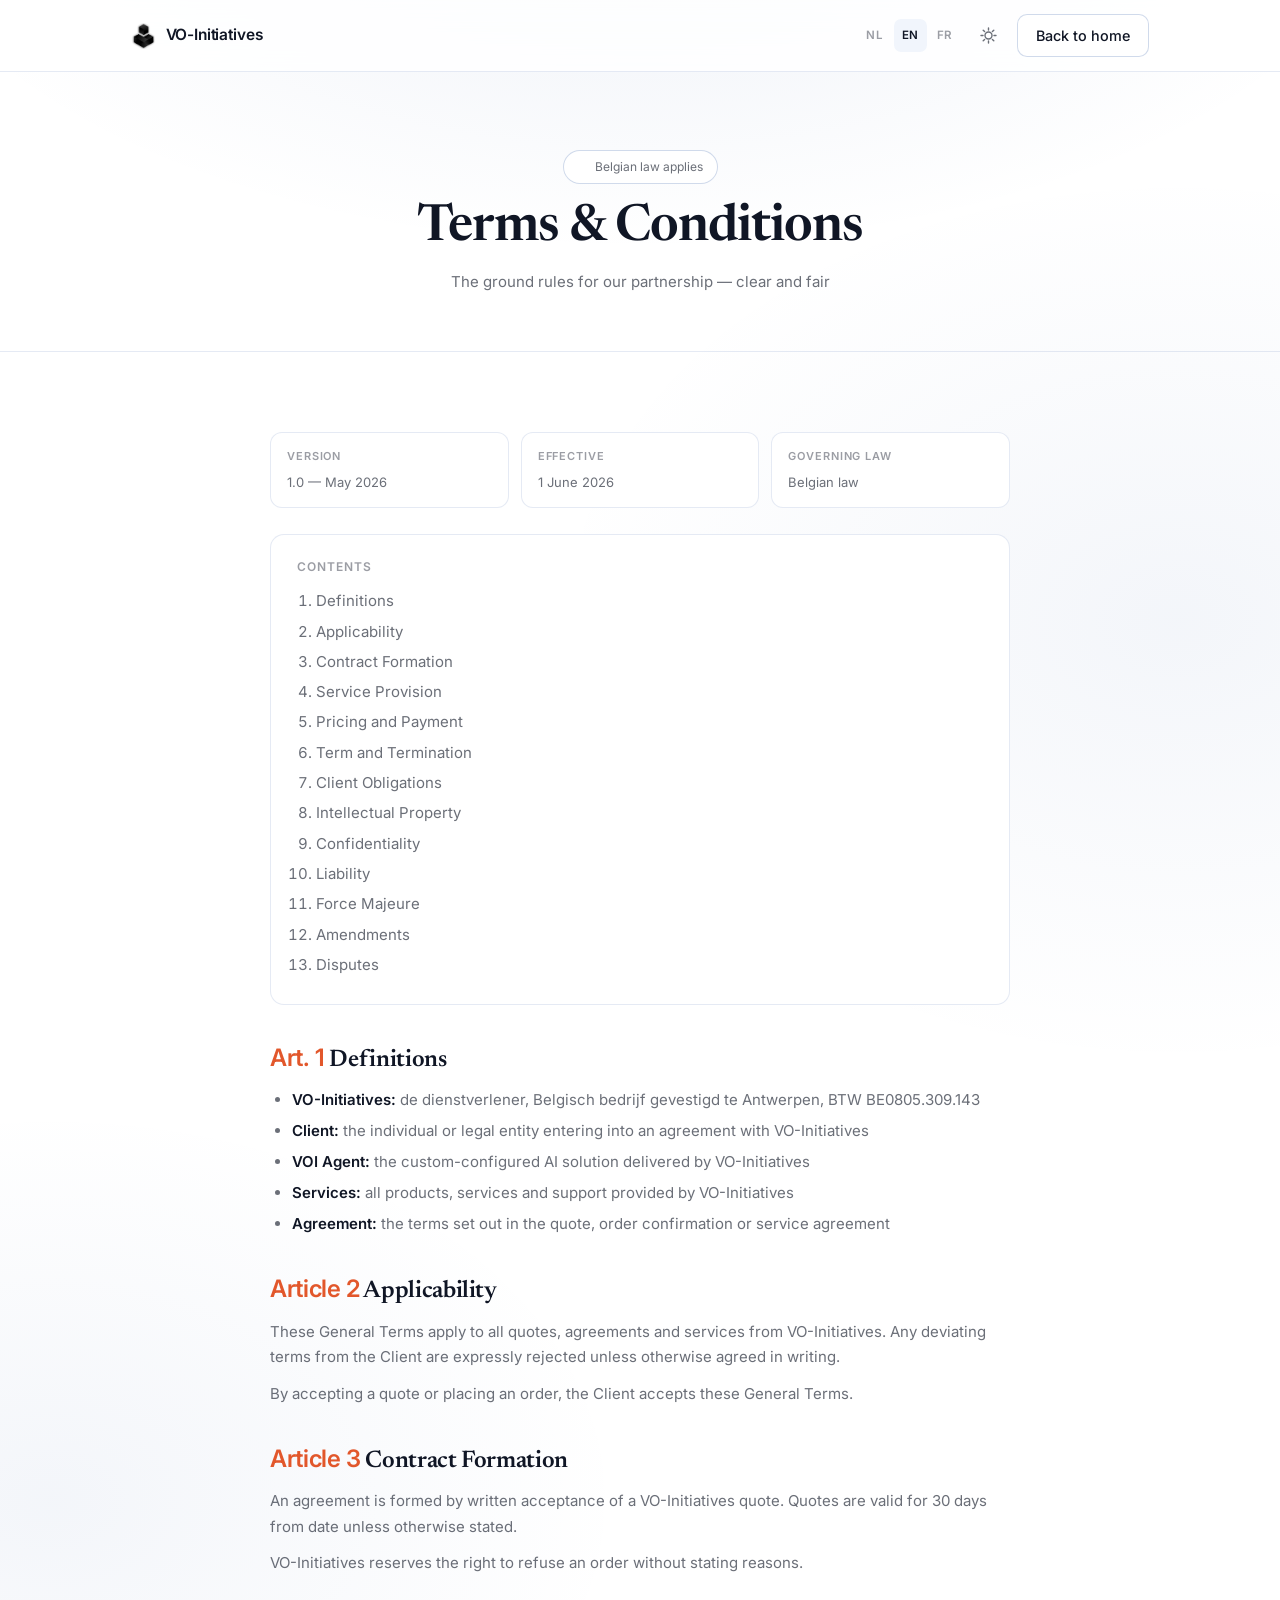
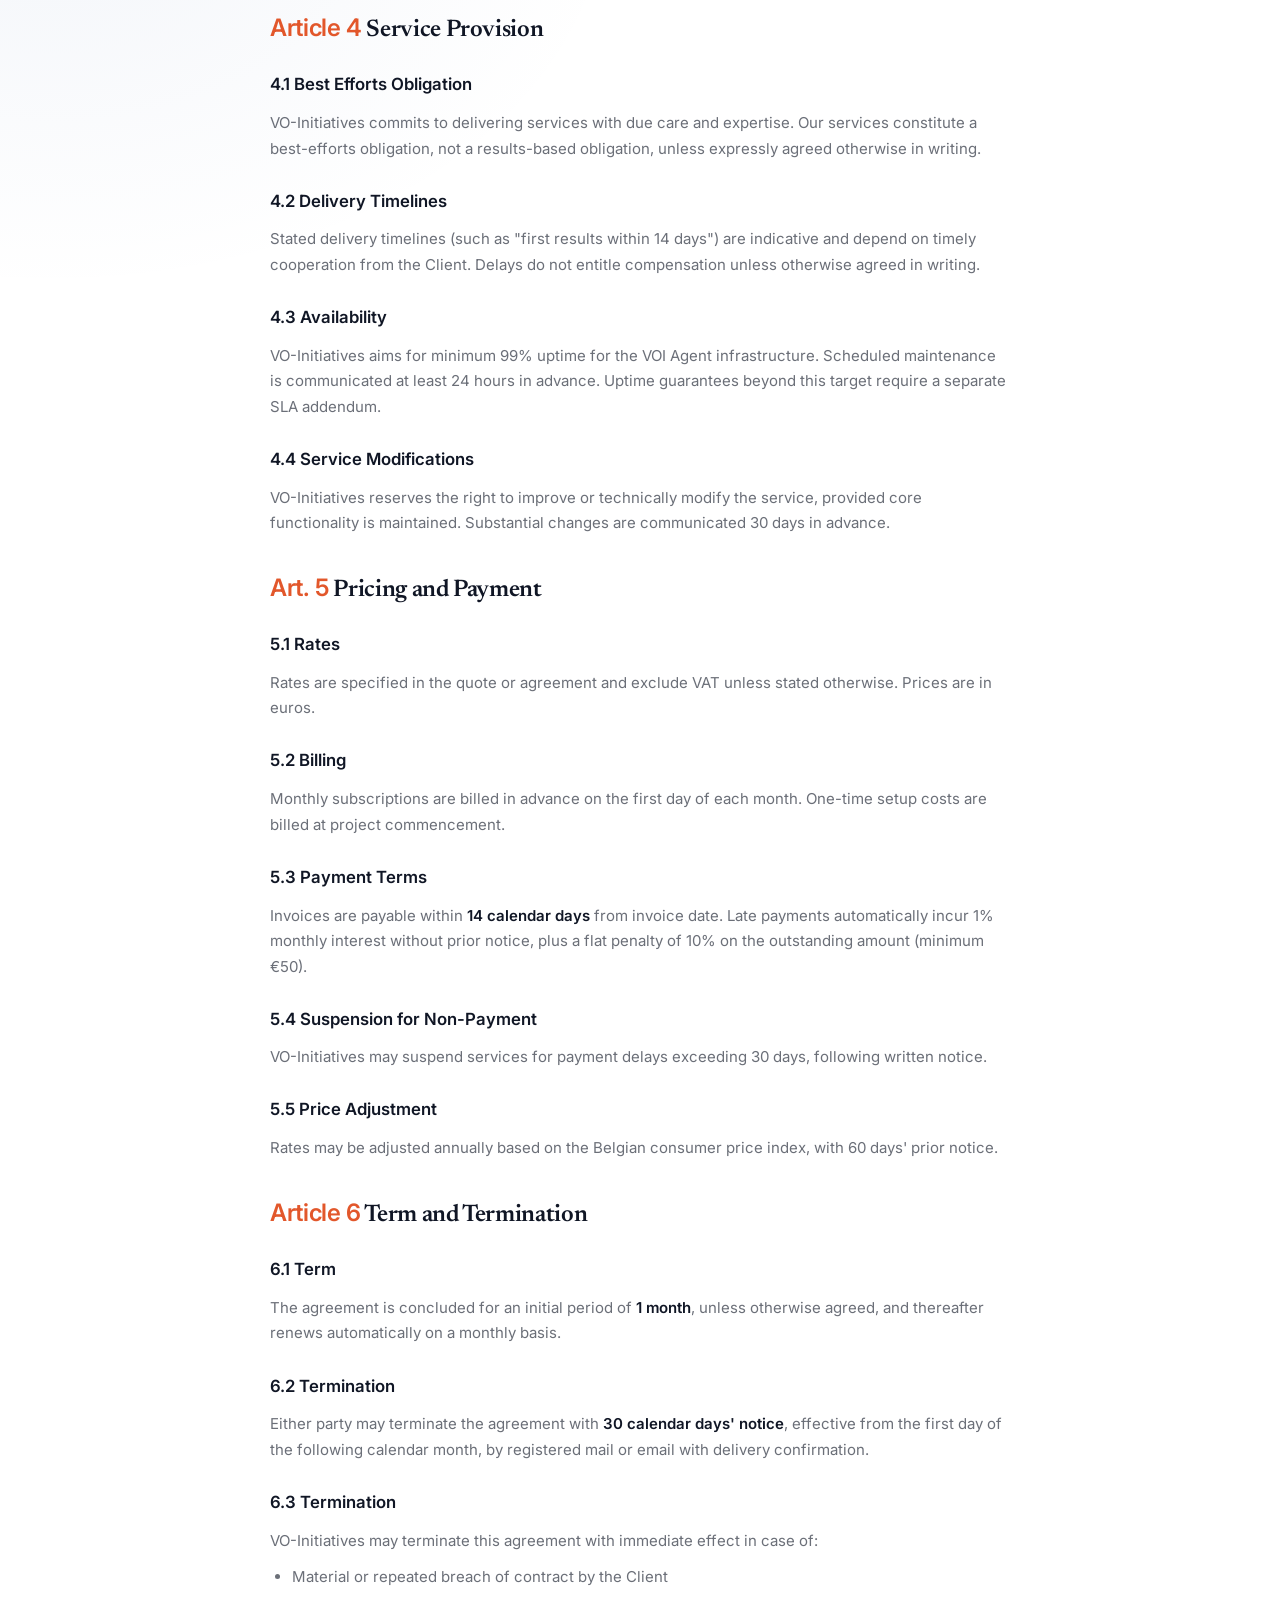
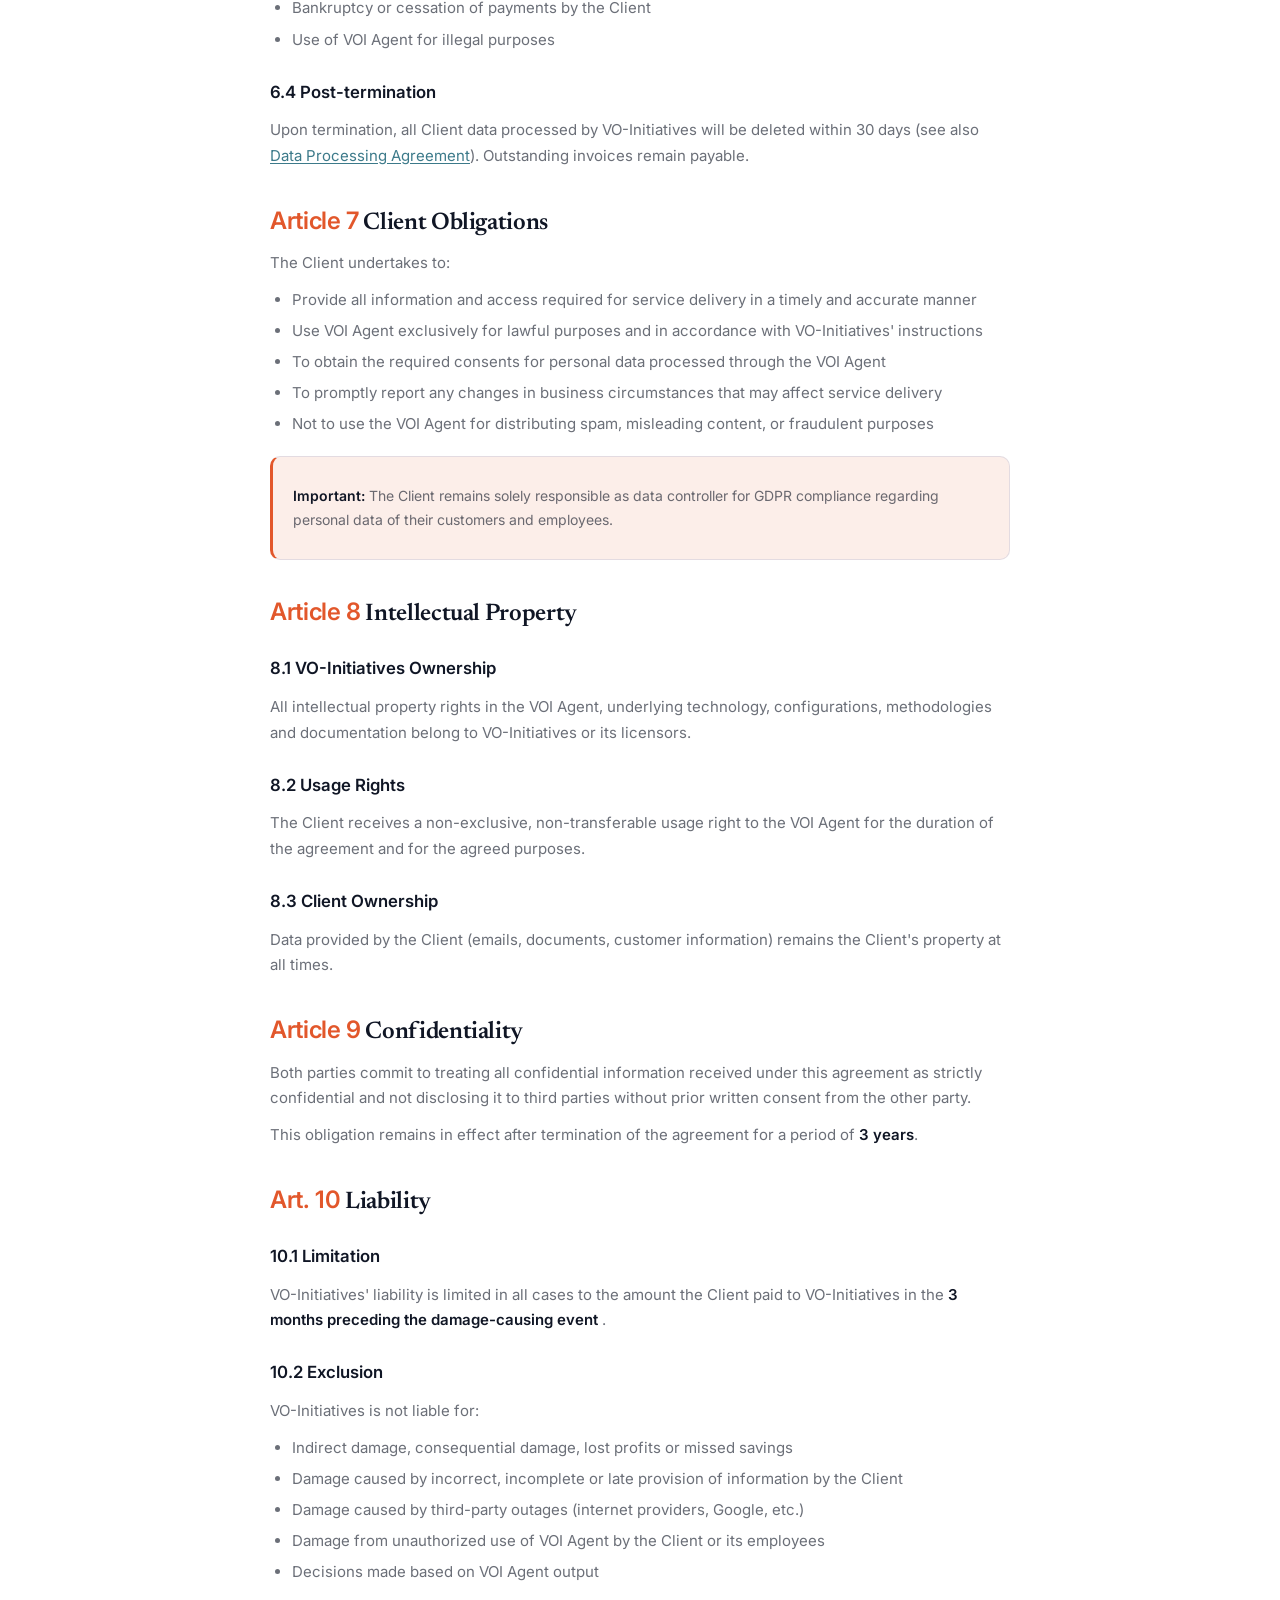
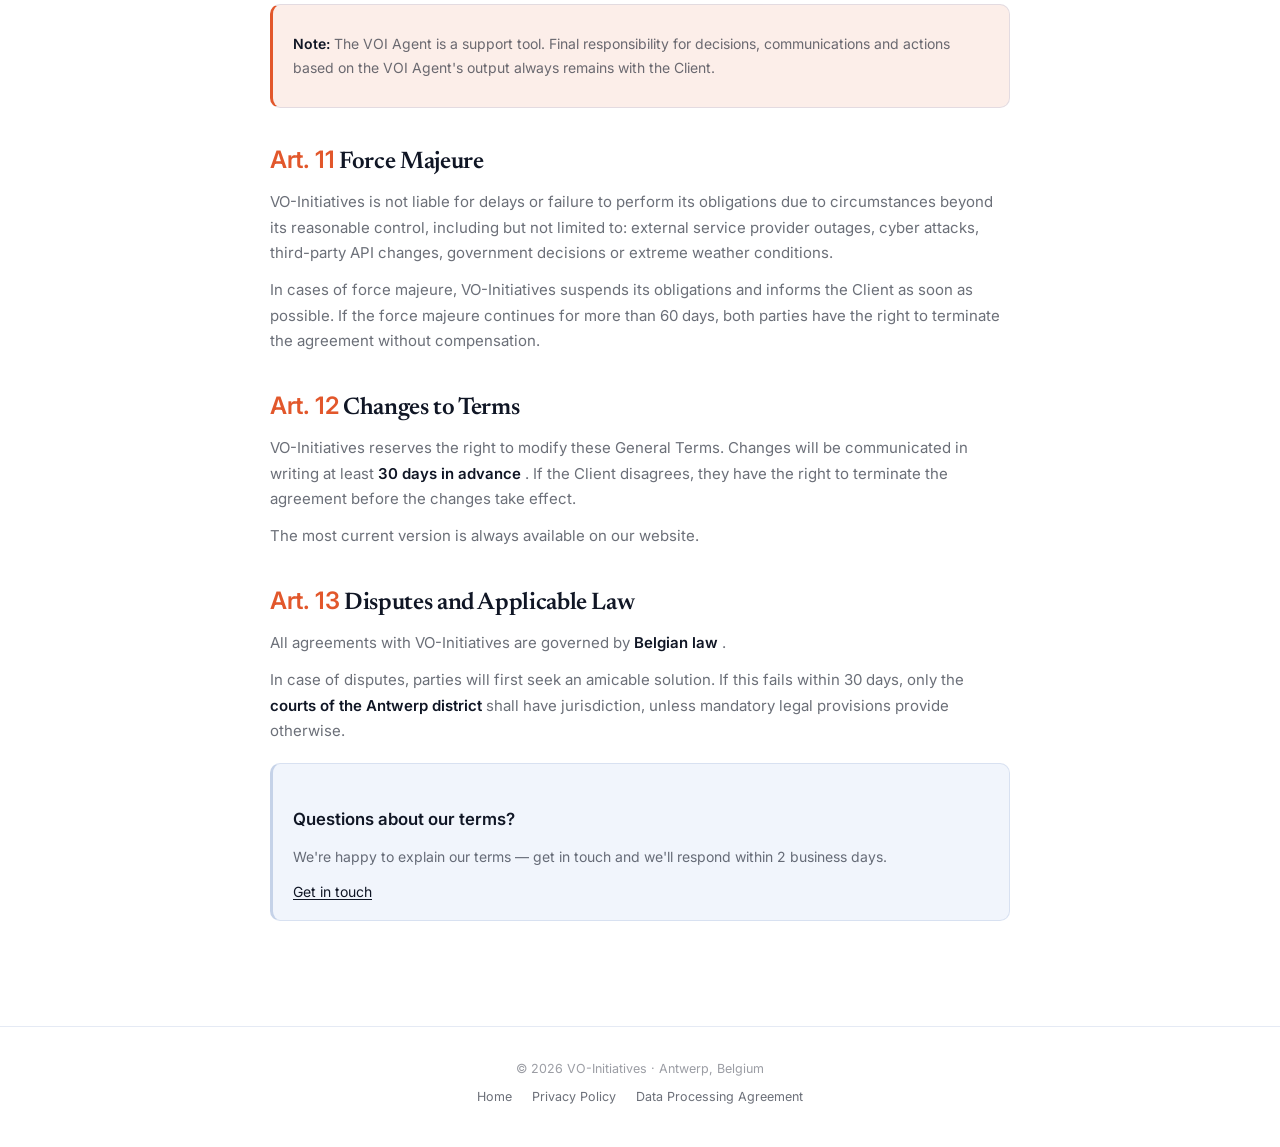
<file: algemene-voorwaarden.html>
<!DOCTYPE html>
<html lang="nl">
<head>
  <meta charset="UTF-8" />
  <meta name="viewport" content="width=device-width, initial-scale=1.0" />
  <title>Algemene Voorwaarden — VO-Initiatives</title>
  <link rel="icon" type="image/png" sizes="64x64" href="assets/favicon.png">
<link rel="preconnect" href="https://fonts.googleapis.com">
<link rel="preconnect" href="https://fonts.gstatic.com" crossorigin>
<link href="https://fonts.googleapis.com/css2?family=Newsreader:opsz,wght@6..72,500;6..72,600;6..72,700&family=Inter:wght@400;500;600;700&display=swap" rel="stylesheet">
<link rel="stylesheet" href="assets/styles.css?v=20260703d">
<link rel="stylesheet" href="assets/legal.css?v=20260703d">
<script src="assets/theme.js?v=20260703d"></script>
<script src="/i18n-dict.js"></script>
<script src="/i18n.js"></script>
</head>
<body>

<header class="nav">
  <div class="nav-row">
    <a href="/" class="brand"><img class="logo-light" src="assets/logo.png" alt="" width="26" height="26"><img class="logo-dark" src="assets/logo-white.png" alt="" width="26" height="26"><span class="brand-name">VO-Initiatives</span></a>
    <nav hidden aria-hidden="true"><span class="voi-lang"></span></nav>
    <div class="nav-cta">
      <div class="langswitch" id="legalLang" aria-label="Taal / Language / Langue">
        <button data-lang="nl" class="on">NL</button>
        <button data-lang="en">EN</button>
        <button data-lang="fr">FR</button>
      </div>
      <button class="icon-btn" id="themeToggle" aria-label="Wissel tussen licht en donker thema">
        <svg class="sun" width="17" height="17" viewBox="0 0 17 17" fill="none" aria-hidden="true"><circle cx="8.5" cy="8.5" r="3.5" stroke="currentColor" stroke-width="1.4"/><path d="M8.5 1v2M8.5 14v2M1 8.5h2M14 8.5h2M3.2 3.2l1.4 1.4M12.4 12.4l1.4 1.4M13.8 3.2l-1.4 1.4M4.6 12.4l-1.4 1.4" stroke="currentColor" stroke-width="1.4" stroke-linecap="round"/></svg>
        <svg class="moon" width="16" height="16" viewBox="0 0 16 16" fill="none" aria-hidden="true"><path d="M13.5 9.5A6 6 0 116.5 2.5a5 5 0 007 7z" stroke="currentColor" stroke-width="1.4" stroke-linejoin="round"/></svg>
      </button>
      <a href="/" class="btn btn-secondary">Terug naar home</a>
    </div>
  </div>
</header>

<div class="page-header">
  <div class="header-badge">
    <svg width="14" height="14" viewBox="0 0 14 14" fill="none"><rect x="2" y="2" width="10" height="10" rx="1.5" stroke="#fff" stroke-width="1.5"/><path d="M4 5h6M4 7h6M4 9h4" stroke="#fff" stroke-width="1.3" stroke-linecap="round"/></svg>
    Belgisch recht van toepassing
  </div>
  <h1>Algemene Voorwaarden</h1>
  <p>De spelregels voor onze samenwerking — helder en eerlijk</p>
</div>

<main class="content">

<div class="doc-container">

  <div class="doc-meta">
    <div class="doc-meta-item">
      <strong>Versie</strong>
      1.0 — Mei 2026
    </div>
    <div class="doc-meta-item">
      <strong>Van kracht</strong>
      1 juni 2026
    </div>
    <div class="doc-meta-item">
      <strong>Toepasselijk recht</strong>
      Belgisch recht
    </div>
  </div>

  <div class="toc">
    <h3>Inhoud</h3>
    <ol>
      <li><a href="#av1">Definities</a></li>
      <li><a href="#av2">Toepasselijkheid</a></li>
      <li><a href="#av3">Totstandkoming overeenkomst</a></li>
      <li><a href="#av4">Dienstverlening</a></li>
      <li><a href="#av5">Prijzen en betaling</a></li>
      <li><a href="#av6">Looptijd en beëindiging</a></li>
      <li><a href="#av7">Verplichtingen opdrachtgever</a></li>
      <li><a href="#av8">Intellectuele eigendom</a></li>
      <li><a href="#av9">Vertrouwelijkheid</a></li>
      <li><a href="#av10">Aansprakelijkheid</a></li>
      <li><a href="#av11">Overmacht</a></li>
      <li><a href="#av12">Wijzigingen</a></li>
      <li><a href="#av13">Geschillen</a></li>
    </ol>
  </div>

  <!-- ARTIKEL 1 -->
  <h2 id="av1"><span class="art-num">Art. 1</span> Definities</h2>
  <ul>
    <li><strong>VO-Initiatives:</strong> de dienstverlener, Belgisch bedrijf gevestigd te Antwerpen, BTW BE0805.309.143</li>
    <li><strong>Opdrachtgever:</strong> de natuurlijke of rechtspersoon die een overeenkomst sluit met VO-Initiatives</li>
    <li><strong>VOI Agent:</strong> de op maat geconfigureerde AI-oplossing geleverd door VO-Initiatives</li>
    <li><strong>Diensten:</strong> alle door VO-Initiatives geleverde producten, diensten en support</li>
    <li><strong>Overeenkomst:</strong> de afspraken vastgelegd in de offerte, opdrachtbevestiging of dienstverleningsovereenkomst</li>
  </ul>

  <!-- ARTIKEL 2 -->
  <h2 id="av2"><span class="art-num">Art. 2</span> Toepasselijkheid</h2>
  <p>Deze Algemene Voorwaarden zijn van toepassing op alle offertes, overeenkomsten en diensten van VO-Initiatives. Afwijkende voorwaarden van de Opdrachtgever worden uitdrukkelijk van de hand gewezen, tenzij schriftelijk anders overeengekomen.</p>
  <p>Door het aanvaarden van een offerte of het plaatsen van een opdracht aanvaardt de Opdrachtgever deze Algemene Voorwaarden.</p>

  <!-- ARTIKEL 3 -->
  <h2 id="av3"><span class="art-num">Art. 3</span> Totstandkoming overeenkomst</h2>
  <p>Een overeenkomst komt tot stand door schriftelijke aanvaarding van een offerte van VO-Initiatives. Offertes zijn geldig gedurende 30 dagen na dagtekening, tenzij anders vermeld.</p>
  <p>VO-Initiatives behoudt het recht een opdracht zonder opgave van reden te weigeren.</p>

  <!-- ARTIKEL 4 -->
  <h2 id="av4"><span class="art-num">Art. 4</span> Dienstverlening</h2>

  <h3>4.1 Inspanningsverbintenis</h3>
  <p>VO-Initiatives verbindt zich ertoe de diensten te leveren met de nodige zorg en vakkundigheid. De dienstverlening betreft een inspanningsverbintenis, geen resultaatsverbintenis, tenzij uitdrukkelijk anders schriftelijk overeengekomen.</p>

  <h3>4.2 Levertermijnen</h3>
  <p>Vermelde levertermijnen (zoals "eerste resultaat binnen 14 dagen") zijn indicatief en afhankelijk van tijdige medewerking van de Opdrachtgever. Overschrijding geeft geen recht op schadevergoeding tenzij schriftelijk anders overeengekomen.</p>

  <h3>4.3 Beschikbaarheid</h3>
  <p>VO-Initiatives streeft naar een uptime van minimaal 99% voor de VOI Agent-infrastructuur. Geplande onderhoudswerkzaamheden worden minimaal 24 uur vooraf gecommuniceerd. Uptime-garanties buiten deze streefdoelstelling vereisen een afzonderlijk SLA-addendum.</p>

  <h3>4.4 Wijzigingen aan de dienst</h3>
  <p>VO-Initiatives behoudt het recht de dienst te verbeteren of technisch aan te passen, op voorwaarde dat de kernfunctionaliteit behouden blijft. Substantiële wijzigingen worden 30 dagen vooraf gecommuniceerd.</p>

  <!-- ARTIKEL 5 -->
  <h2 id="av5"><span class="art-num">Art. 5</span> Prijzen en Betaling</h2>

  <h3>5.1 Tarieven</h3>
  <p>De tarieven worden vastgelegd in de offerte of overeenkomst en zijn exclusief BTW, tenzij anders vermeld. Prijzen luiden in euro.</p>

  <h3>5.2 Facturatie</h3>
  <p>Maandelijkse abonnementen worden vooraf gefactureerd op de eerste dag van elke maand. Eenmalige setupkosten worden gefactureerd bij aanvang van de opdracht.</p>

  <h3>5.3 Betalingstermijn</h3>
  <p>Facturen zijn betaalbaar binnen <strong>14 kalenderdagen</strong> na factuurdatum. Bij laattijdige betaling is van rechtswege en zonder ingebrekestelling een interest verschuldigd van 1% per maand, alsook een forfaitaire schadevergoeding van 10% op het openstaande bedrag (minimum €50).</p>

  <h3>5.4 Opschorting bij wanbetaling</h3>
  <p>VO-Initiatives heeft het recht de dienstverlening op te schorten bij betalingsachterstand van meer dan 30 dagen, na schriftelijke ingebrekestelling.</p>

  <h3>5.5 Prijsaanpassing</h3>
  <p>Tarieven kunnen jaarlijks worden aangepast op basis van de Belgische consumentenprijsindex, met 60 dagen voorafgaande kennisgeving.</p>

  <!-- ARTIKEL 6 -->
  <h2 id="av6"><span class="art-num">Art. 6</span> Looptijd en Beëindiging</h2>

  <h3>6.1 Looptijd</h3>
  <p>De overeenkomst wordt gesloten voor een initiële periode van <strong>1 maand</strong>, tenzij anders overeengekomen, en wordt daarna maandelijks stilzwijgend verlengd.</p>

  <h3>6.2 Opzegging</h3>
  <p>Beide partijen kunnen de overeenkomst opzeggen met een opzegtermijn van <strong>30 kalenderdagen</strong>, te rekenen vanaf de eerste dag van de volgende kalendermaand, via aangetekende brief of e-mail met ontvangstbevestiging.</p>

  <h3>6.3 Ontbinding</h3>
  <p>VO-Initiatives kan de overeenkomst met onmiddellijke ingang ontbinden bij:</p>
  <ul>
    <li>Ernstige of herhaalde contractbreuk door de Opdrachtgever</li>
    <li>Faillissement of staking van betaling door de Opdrachtgever</li>
    <li>Gebruik van de VOI Agent voor onwettige doeleinden</li>
  </ul>

  <h3>6.4 Na beëindiging</h3>
  <p>Bij beëindiging worden alle door VO-Initiatives verwerkte gegevens van de Opdrachtgever verwijderd binnen 30 dagen (zie ook <a href="verwerkersovereenkomst.html" style="color:#3c7a8a">Verwerkersovereenkomst</a>). Openstaande facturen blijven opeisbaar.</p>

  <!-- ARTIKEL 7 -->
  <h2 id="av7"><span class="art-num">Art. 7</span> Verplichtingen Opdrachtgever</h2>

  <p>De Opdrachtgever verbindt zich ertoe:</p>
  <ul>
    <li>Tijdig en correct alle informatie en toegangen te verstrekken die noodzakelijk zijn voor de uitvoering van de diensten</li>
    <li>De VOI Agent uitsluitend te gebruiken voor wettige doeleinden en conform de instructies van VO-Initiatives</li>
    <li>De vereiste toestemmingen te hebben voor de persoonsgegevens die worden verwerkt via de VOI Agent</li>
    <li>Wijzigingen in de bedrijfssituatie die de dienstverlening kunnen beïnvloeden tijdig te melden</li>
    <li>De VOI Agent niet te gebruiken voor het verspreiden van spam, misleidende inhoud of voor frauduleuze doeleinden</li>
  </ul>

  <div class="warning-box">
    <p><strong>Belangrijk:</strong> De Opdrachtgever blijft als verwerkingsverantwoordelijke zelf verantwoordelijk voor de naleving van de AVG met betrekking tot de persoonsgegevens van zijn klanten en medewerkers.</p>
  </div>

  <!-- ARTIKEL 8 -->
  <h2 id="av8"><span class="art-num">Art. 8</span> Intellectuele Eigendom</h2>

  <h3>8.1 Eigendom VO-Initiatives</h3>
  <p>Alle intellectuele eigendomsrechten op de VOI Agent, de onderliggende technologie, configuraties, methodologieën en documentatie berusten bij VO-Initiatives of haar licentiegevers.</p>

  <h3>8.2 Gebruiksrecht</h3>
  <p>De Opdrachtgever verkrijgt een niet-exclusief, niet-overdraagbaar gebruiksrecht op de VOI Agent voor de duur van de overeenkomst en voor de overeengekomen doeleinden.</p>

  <h3>8.3 Eigendom Opdrachtgever</h3>
  <p>Gegevens aangeleverd door de Opdrachtgever (e-mails, documenten, klantinformatie) blijven te allen tijde eigendom van de Opdrachtgever.</p>

  <!-- ARTIKEL 9 -->
  <h2 id="av9"><span class="art-num">Art. 9</span> Vertrouwelijkheid</h2>

  <p>Beide partijen verbinden zich ertoe alle vertrouwelijke informatie die zij in het kader van de overeenkomst ontvangen, strikt vertrouwelijk te behandelen en niet aan derden mee te delen zonder voorafgaande schriftelijke toestemming van de andere partij.</p>
  <p>Deze verplichting blijft van kracht na beëindiging van de overeenkomst voor een periode van <strong>3 jaar</strong>.</p>

  <!-- ARTIKEL 10 -->
  <h2 id="av10"><span class="art-num">Art. 10</span> Aansprakelijkheid</h2>

  <h3>10.1 Beperking</h3>
  <p>De aansprakelijkheid van VO-Initiatives is in alle gevallen beperkt tot het bedrag dat de Opdrachtgever in de <strong>3 maanden voorafgaand aan het schadeveroorzakende feit</strong> heeft betaald aan VO-Initiatives.</p>

  <h3>10.2 Uitsluiting</h3>
  <p>VO-Initiatives is niet aansprakelijk voor:</p>
  <ul>
    <li>Indirecte schade, gevolgschade, gederfde winst of gemiste besparingen</li>
    <li>Schade door onjuiste, onvolledige of laattijdige aanlevering van informatie door de Opdrachtgever</li>
    <li>Schade veroorzaakt door storingen bij derden (internetproviders, Google, etc.)</li>
    <li>Schade door ongeoorloofd gebruik van de VOI Agent door de Opdrachtgever of diens medewerkers</li>
    <li>Beslissingen genomen op basis van output van de VOI Agent</li>
  </ul>

  <div class="highlight-box">
    <p><strong>Opmerking:</strong> De VOI Agent is een ondersteunend hulpmiddel. De eindverantwoordelijkheid voor beslissingen, communicaties en acties op basis van de output van de VOI Agent berust altijd bij de Opdrachtgever.</p>
  </div>

  <!-- ARTIKEL 11 -->
  <h2 id="av11"><span class="art-num">Art. 11</span> Overmacht</h2>
  <p>VO-Initiatives is niet aansprakelijk voor vertraging of niet-nakoming van zijn verplichtingen als gevolg van omstandigheden buiten zijn redelijke controle, waaronder maar niet beperkt tot: storingen bij externe dienstverleners, cyberaanvallen, wijzigingen in API's van derde partijen, overheidsbeslissingen of extreme weersomstandigheden.</p>
  <p>Bij overmacht schort VO-Initiatives zijn verplichtingen op en informeert de Opdrachtgever hiervan zo spoedig mogelijk. Indien de overmacht langer dan 60 dagen duurt, hebben beide partijen het recht de overeenkomst te ontbinden zonder schadevergoeding.</p>

  <!-- ARTIKEL 12 -->
  <h2 id="av12"><span class="art-num">Art. 12</span> Wijzigingen aan de Voorwaarden</h2>
  <p>VO-Initiatives behoudt het recht deze Algemene Voorwaarden te wijzigen. Wijzigingen worden minimaal <strong>30 dagen vooraf</strong> schriftelijk meegedeeld. Indien de Opdrachtgever niet akkoord gaat, heeft hij het recht de overeenkomst te beëindigen vóór de ingangsdatum van de wijzigingen.</p>
  <p>De meest actuele versie is steeds beschikbaar op onze website.</p>

  <!-- ARTIKEL 13 -->
  <h2 id="av13"><span class="art-num">Art. 13</span> Geschillen en Toepasselijk Recht</h2>
  <p>Op alle overeenkomsten met VO-Initiatives is <strong>Belgisch recht</strong> van toepassing.</p>
  <p>Bij geschillen streven partijen eerst naar een minnelijke oplossing. Indien dit niet lukt binnen 30 dagen, zijn uitsluitend de <strong>rechtbanken van het arrondissement Antwerpen</strong> bevoegd, tenzij dwingende wettelijke bepalingen anders voorschrijven.</p>

  <div class="contact-box">
    <h3>Vragen over onze voorwaarden?</h3>
    <p>Wij lichten onze voorwaarden graag toe — neem contact op en we antwoorden binnen 2 werkdagen.</p>
    <a href="mailto:oskar@vo-initiatives.com">Neem contact op</a>
  </div>

</div>

</main>

<footer>
  <p>© 2026 VO-Initiatives · Antwerpen, België</p>
  <p style="margin-top:8px">
    <a href="index.html">Home</a>
    <a href="privacy.html">Privacyverklaring</a>
    <a href="verwerkersovereenkomst.html">Verwerkersovereenkomst</a>
  </p>
</footer>

<script src="assets/site.js?v=20260703d" defer></script>
</body>
</html>
</file>
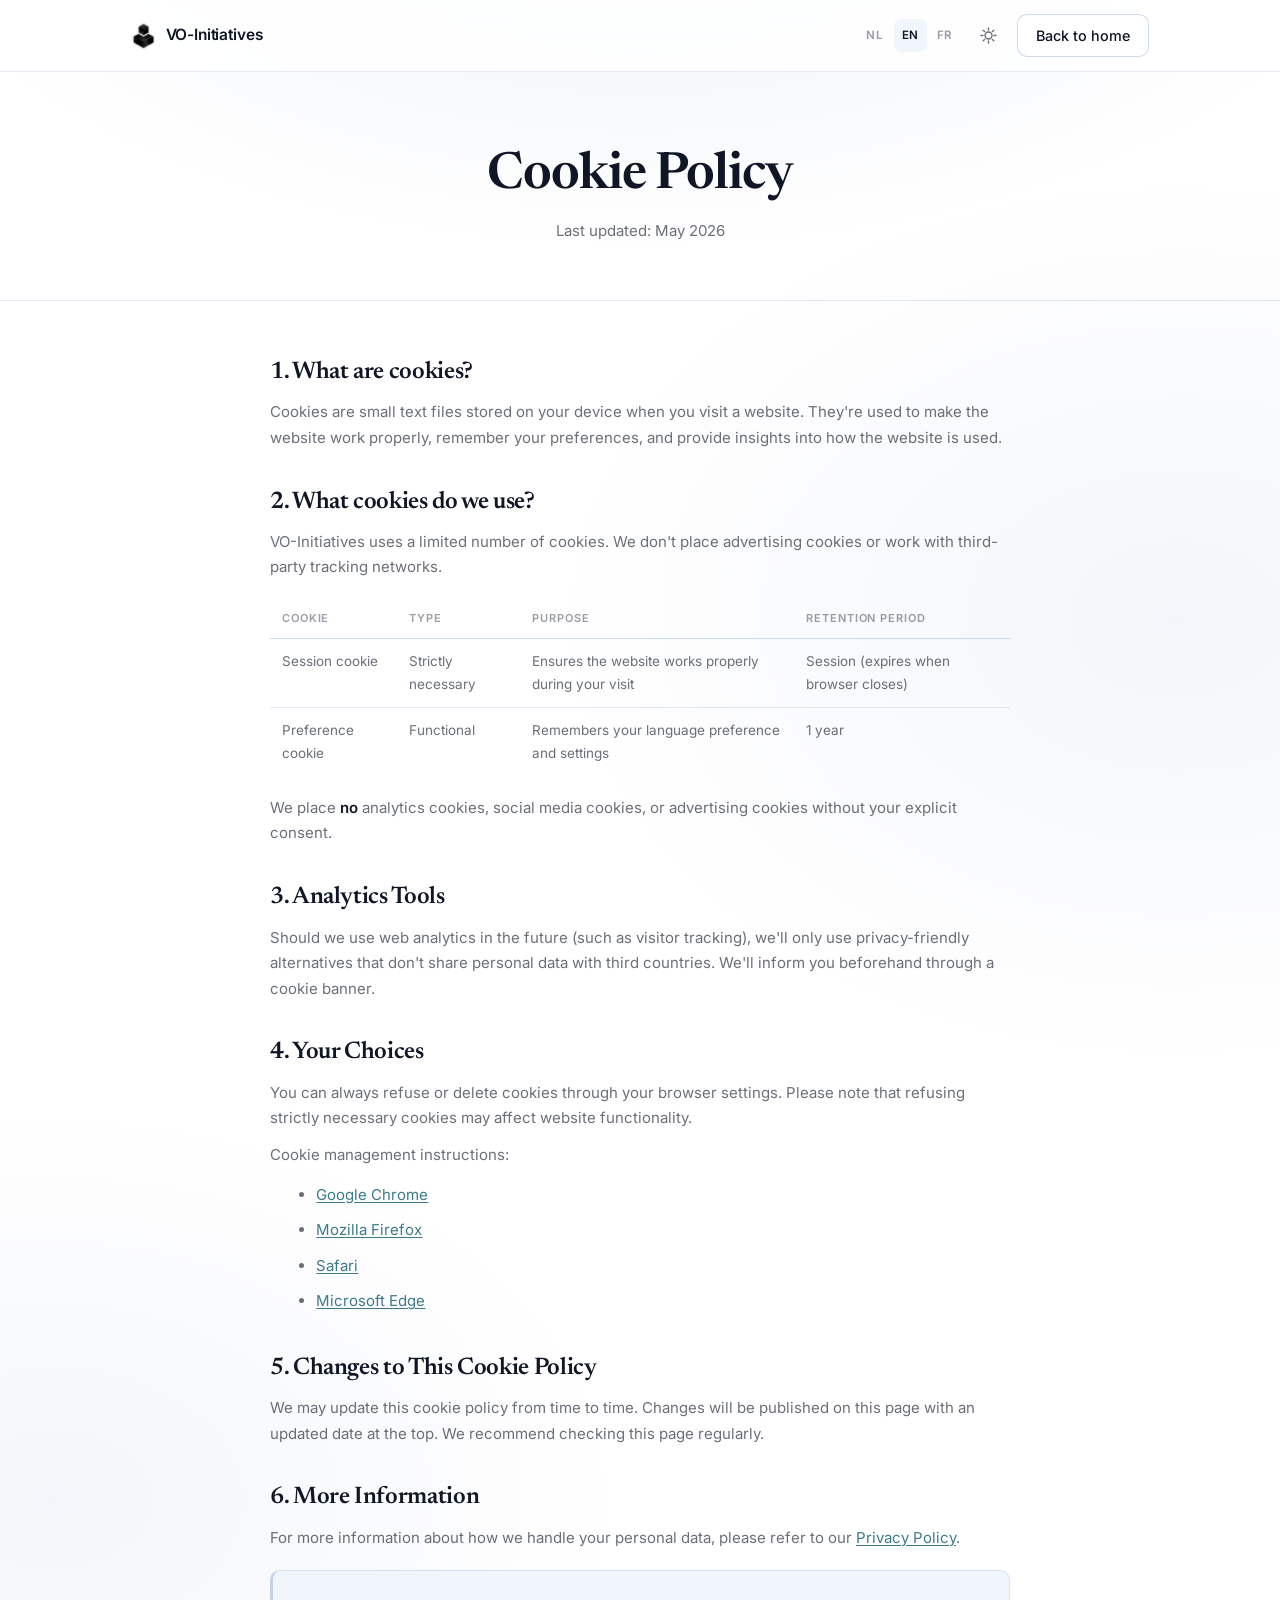
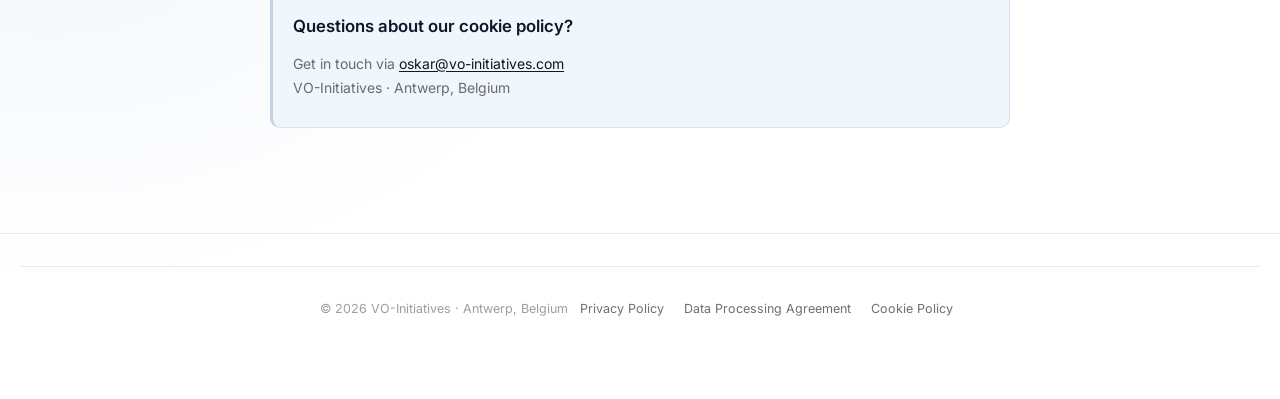
<file: cookiebeleid.html>
<!DOCTYPE html>
<html lang="nl">
<head>
  <meta charset="UTF-8" />
  <meta name="viewport" content="width=device-width, initial-scale=1.0" />
  <title>Cookiebeleid — VO-Initiatives</title>
  <link rel="icon" type="image/png" sizes="64x64" href="assets/favicon.png">
<link rel="preconnect" href="https://fonts.googleapis.com">
<link rel="preconnect" href="https://fonts.gstatic.com" crossorigin>
<link href="https://fonts.googleapis.com/css2?family=Newsreader:opsz,wght@6..72,500;6..72,600;6..72,700&family=Inter:wght@400;500;600;700&display=swap" rel="stylesheet">
<link rel="stylesheet" href="assets/styles.css?v=20260703d">
<link rel="stylesheet" href="assets/legal.css?v=20260703d">
<script src="assets/theme.js?v=20260703d"></script>
<script src="/i18n-dict.js"></script>
<script src="/i18n.js"></script>
</head>
<body>

<header class="nav">
  <div class="nav-row">
    <a href="/" class="brand"><img class="logo-light" src="assets/logo.png" alt="" width="26" height="26"><img class="logo-dark" src="assets/logo-white.png" alt="" width="26" height="26"><span class="brand-name">VO-Initiatives</span></a>
    <nav hidden aria-hidden="true"><span class="voi-lang"></span></nav>
    <div class="nav-cta">
      <div class="langswitch" id="legalLang" aria-label="Taal / Language / Langue">
        <button data-lang="nl" class="on">NL</button>
        <button data-lang="en">EN</button>
        <button data-lang="fr">FR</button>
      </div>
      <button class="icon-btn" id="themeToggle" aria-label="Wissel tussen licht en donker thema">
        <svg class="sun" width="17" height="17" viewBox="0 0 17 17" fill="none" aria-hidden="true"><circle cx="8.5" cy="8.5" r="3.5" stroke="currentColor" stroke-width="1.4"/><path d="M8.5 1v2M8.5 14v2M1 8.5h2M14 8.5h2M3.2 3.2l1.4 1.4M12.4 12.4l1.4 1.4M13.8 3.2l-1.4 1.4M4.6 12.4l-1.4 1.4" stroke="currentColor" stroke-width="1.4" stroke-linecap="round"/></svg>
        <svg class="moon" width="16" height="16" viewBox="0 0 16 16" fill="none" aria-hidden="true"><path d="M13.5 9.5A6 6 0 116.5 2.5a5 5 0 007 7z" stroke="currentColor" stroke-width="1.4" stroke-linejoin="round"/></svg>
      </button>
      <a href="/" class="btn btn-secondary">Terug naar home</a>
    </div>
  </div>
</header>

<div class="page-header">
  <h1>Cookiebeleid</h1>
  <p>Laatst bijgewerkt: mei 2026</p>
</div>

<div class="content">

  <h2>1. Wat zijn cookies?</h2>
  <p>Cookies zijn kleine tekstbestanden die worden opgeslagen op uw apparaat wanneer u een website bezoekt. Ze worden gebruikt om de website correct te laten werken, uw voorkeuren te onthouden en om inzicht te krijgen in hoe de website wordt gebruikt.</p>

  <h2>2. Welke cookies gebruiken wij?</h2>
  <p>VO-Initiatives maakt gebruik van een beperkt aantal cookies. Wij plaatsen geen advertentiecookies en werken niet met tracking-netwerken van derden.</p>

  <table>
    <thead>
      <tr>
        <th>Cookie</th>
        <th>Type</th>
        <th>Doel</th>
        <th>Bewaartermijn</th>
      </tr>
    </thead>
    <tbody>
      <tr>
        <td>Sessie-cookie</td>
        <td><span class="badge badge-green">Strikt noodzakelijk</span></td>
        <td>Zorgt dat de website correct werkt tijdens uw bezoek</td>
        <td>Sessie (verdwijnt bij sluiten browser)</td>
      </tr>
      <tr>
        <td>Voorkeurscookie</td>
        <td><span class="badge badge-green">Functioneel</span></td>
        <td>Onthoudt uw taalvoorkeur en instellingen</td>
        <td>1 jaar</td>
      </tr>
    </tbody>
  </table>

  <p>Wij plaatsen <strong>geen</strong> analytische cookies, sociale-mediacookies of advertentiecookies zonder uw uitdrukkelijke toestemming.</p>

  <h2>3. Analytische tools</h2>
  <p>Indien wij in de toekomst gebruik maken van webanalyse (zoals bezoekersaantallen), zullen wij dit enkel doen met privacyvriendelijke alternatieven die geen persoonsgegevens doorgeven aan derde landen. Wij zullen u hierover vooraf informeren via een cookiebanner.</p>

  <h2>4. Uw keuzes</h2>
  <p>U heeft altijd het recht om cookies te weigeren of te verwijderen via de instellingen van uw browser. Houd er rekening mee dat het weigeren van strikt noodzakelijke cookies de werking van de website kan beïnvloeden.</p>
  <p>Instructies voor het beheren van cookies:</p>
  <ul style="margin: 12px 0 12px 24px; line-height: 2;">
    <li><a href="https://support.google.com/chrome/answer/95647" target="_blank" rel="noopener" style="color:#3c7a8a;">Google Chrome</a></li>
    <li><a href="https://support.mozilla.org/nl/kb/cookies-verwijderen" target="_blank" rel="noopener" style="color:#3c7a8a;">Mozilla Firefox</a></li>
    <li><a href="https://support.apple.com/nl-be/guide/safari/sfri11471/mac" target="_blank" rel="noopener" style="color:#3c7a8a;">Safari</a></li>
    <li><a href="https://support.microsoft.com/nl-nl/microsoft-edge/cookies-in-microsoft-edge-verwijderen-63947406-40ac-c3b8-57b9-2a946a29ae09" target="_blank" rel="noopener" style="color:#3c7a8a;">Microsoft Edge</a></li>
  </ul>

  <h2>5. Wijzigingen aan dit cookiebeleid</h2>
  <p>Wij kunnen dit cookiebeleid van tijd tot tijd aanpassen. Wijzigingen worden op deze pagina gepubliceerd met een bijgewerkte datum bovenaan. Wij raden u aan deze pagina regelmatig te raadplegen.</p>

  <h2>6. Meer informatie</h2>
  <p>Voor meer informatie over hoe wij met uw persoonsgegevens omgaan, verwijzen wij naar onze <a href="/privacy" style="color:#3c7a8a;">Privacyverklaring</a>.</p>

  <div class="contact-box">
    <h3>Vragen over ons cookiebeleid?</h3>
    <p>Neem contact op via <a href="mailto:oskar@vo-initiatives.com">oskar@vo-initiatives.com</a><br>
    VO-Initiatives · Antwerpen, België</p>
  </div>

</div>

<footer>
  <div class="footer-bottom">
    <span>© 2026 VO-Initiatives · Antwerpen, België</span>
    <span>
      <a href="/privacy">Privacyverklaring</a>
      <a href="/verwerkersovereenkomst">Verwerkersovereenkomst</a>
      <a href="/cookiebeleid">Cookiebeleid</a>
    </span>
  </div>
</footer>

<script src="assets/site.js?v=20260703d" defer></script>
</body>
</html>
</file>
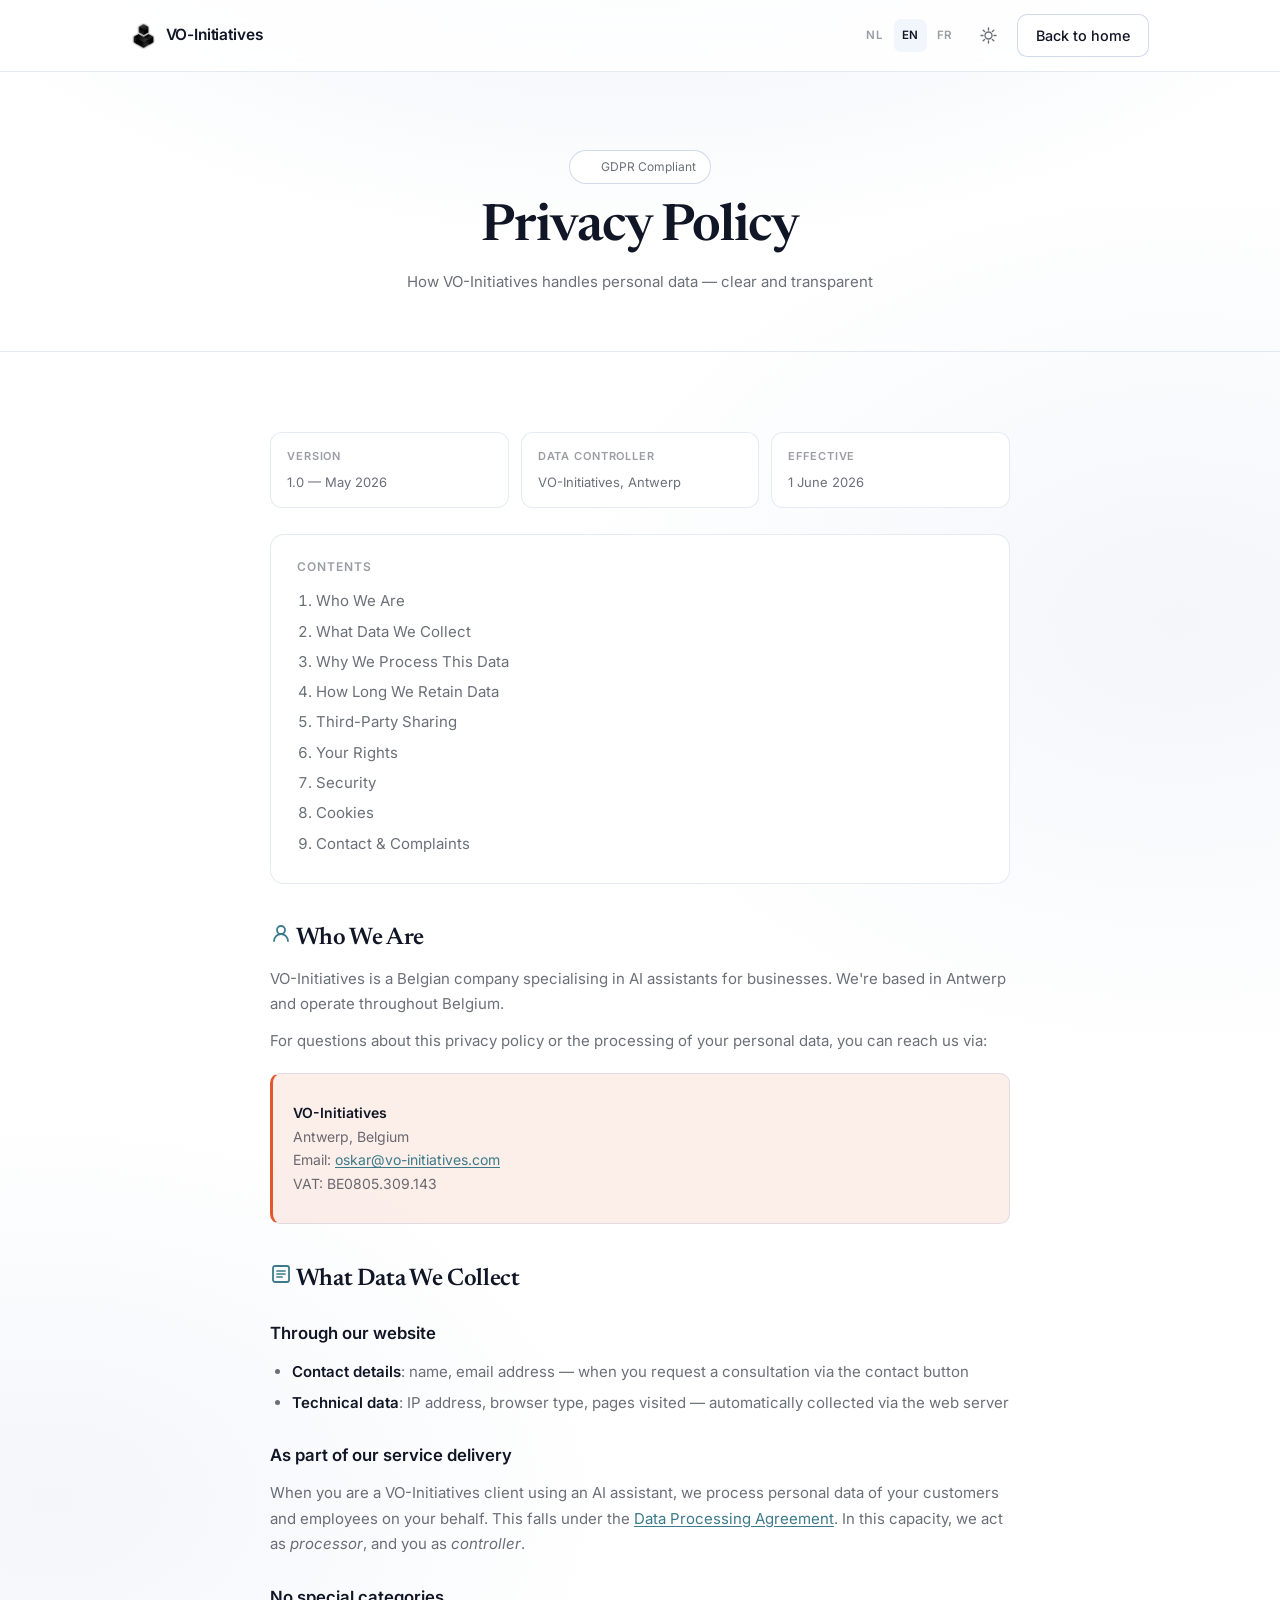
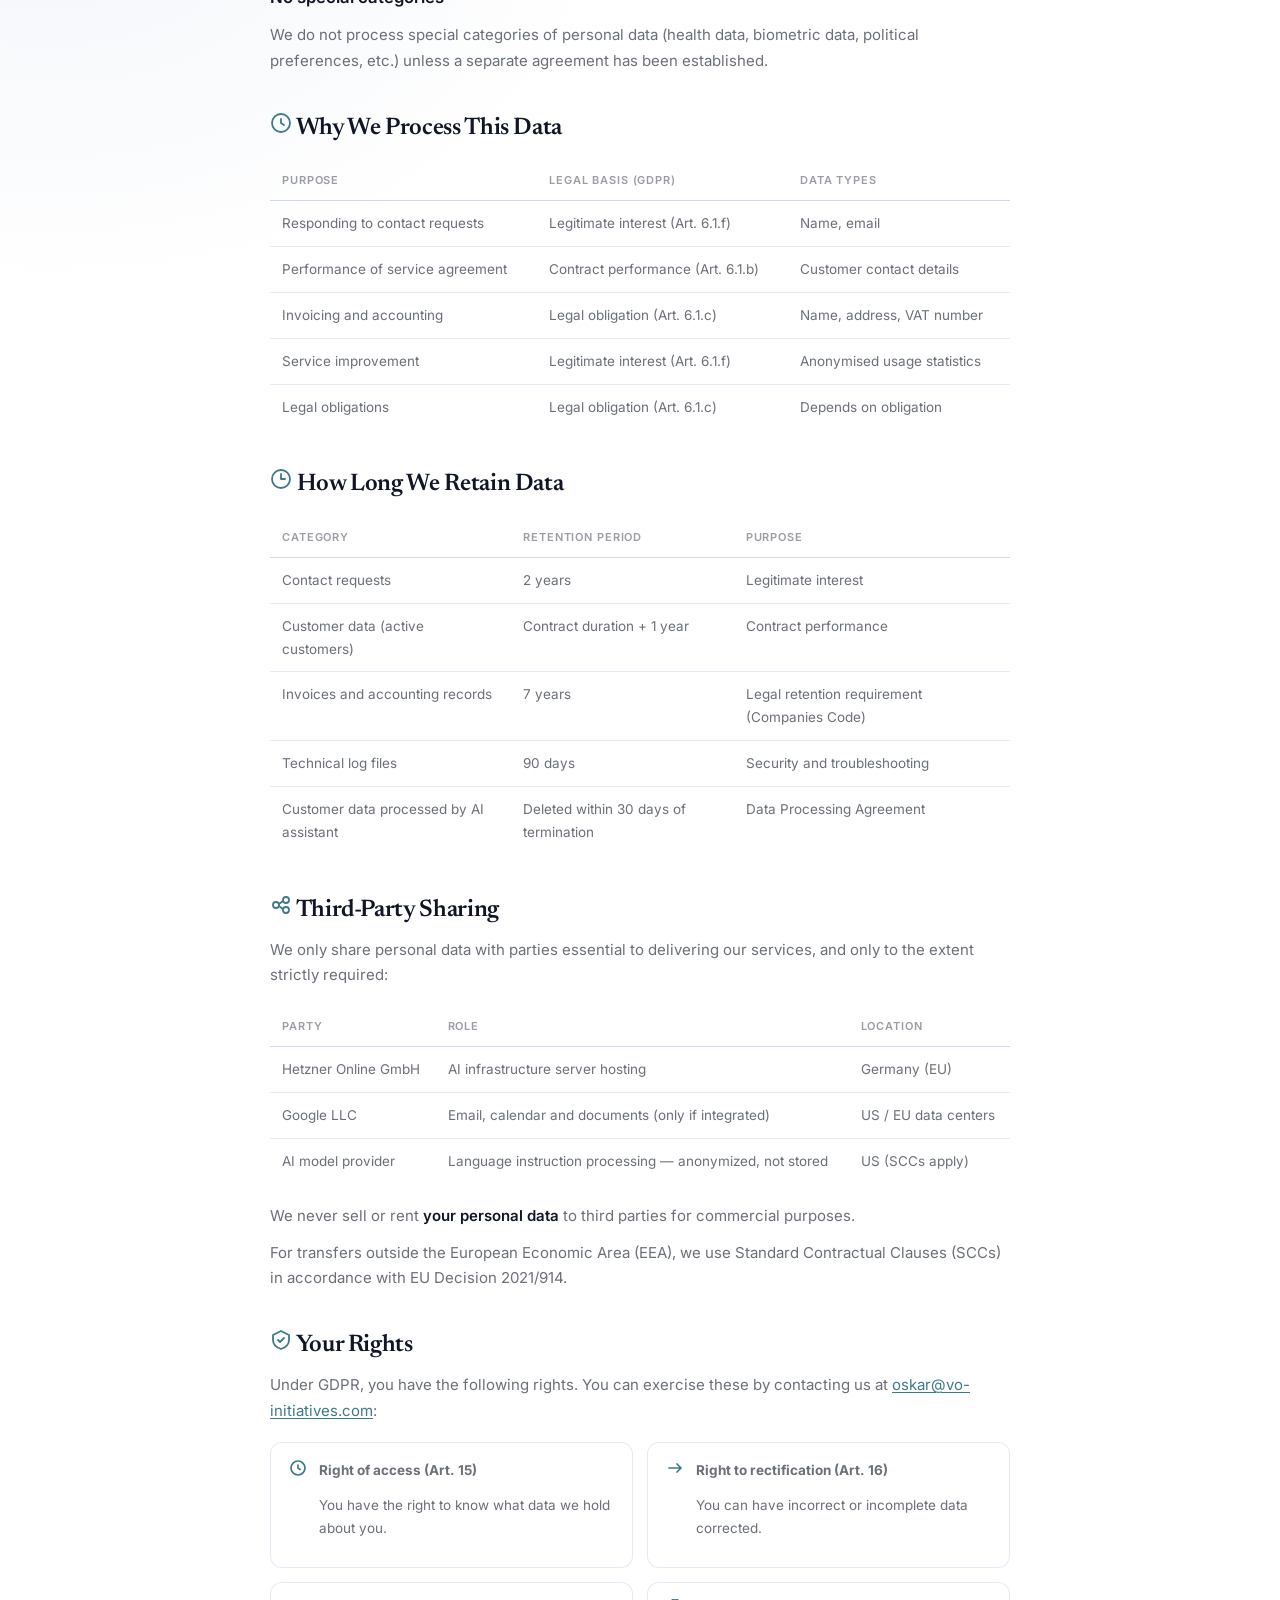
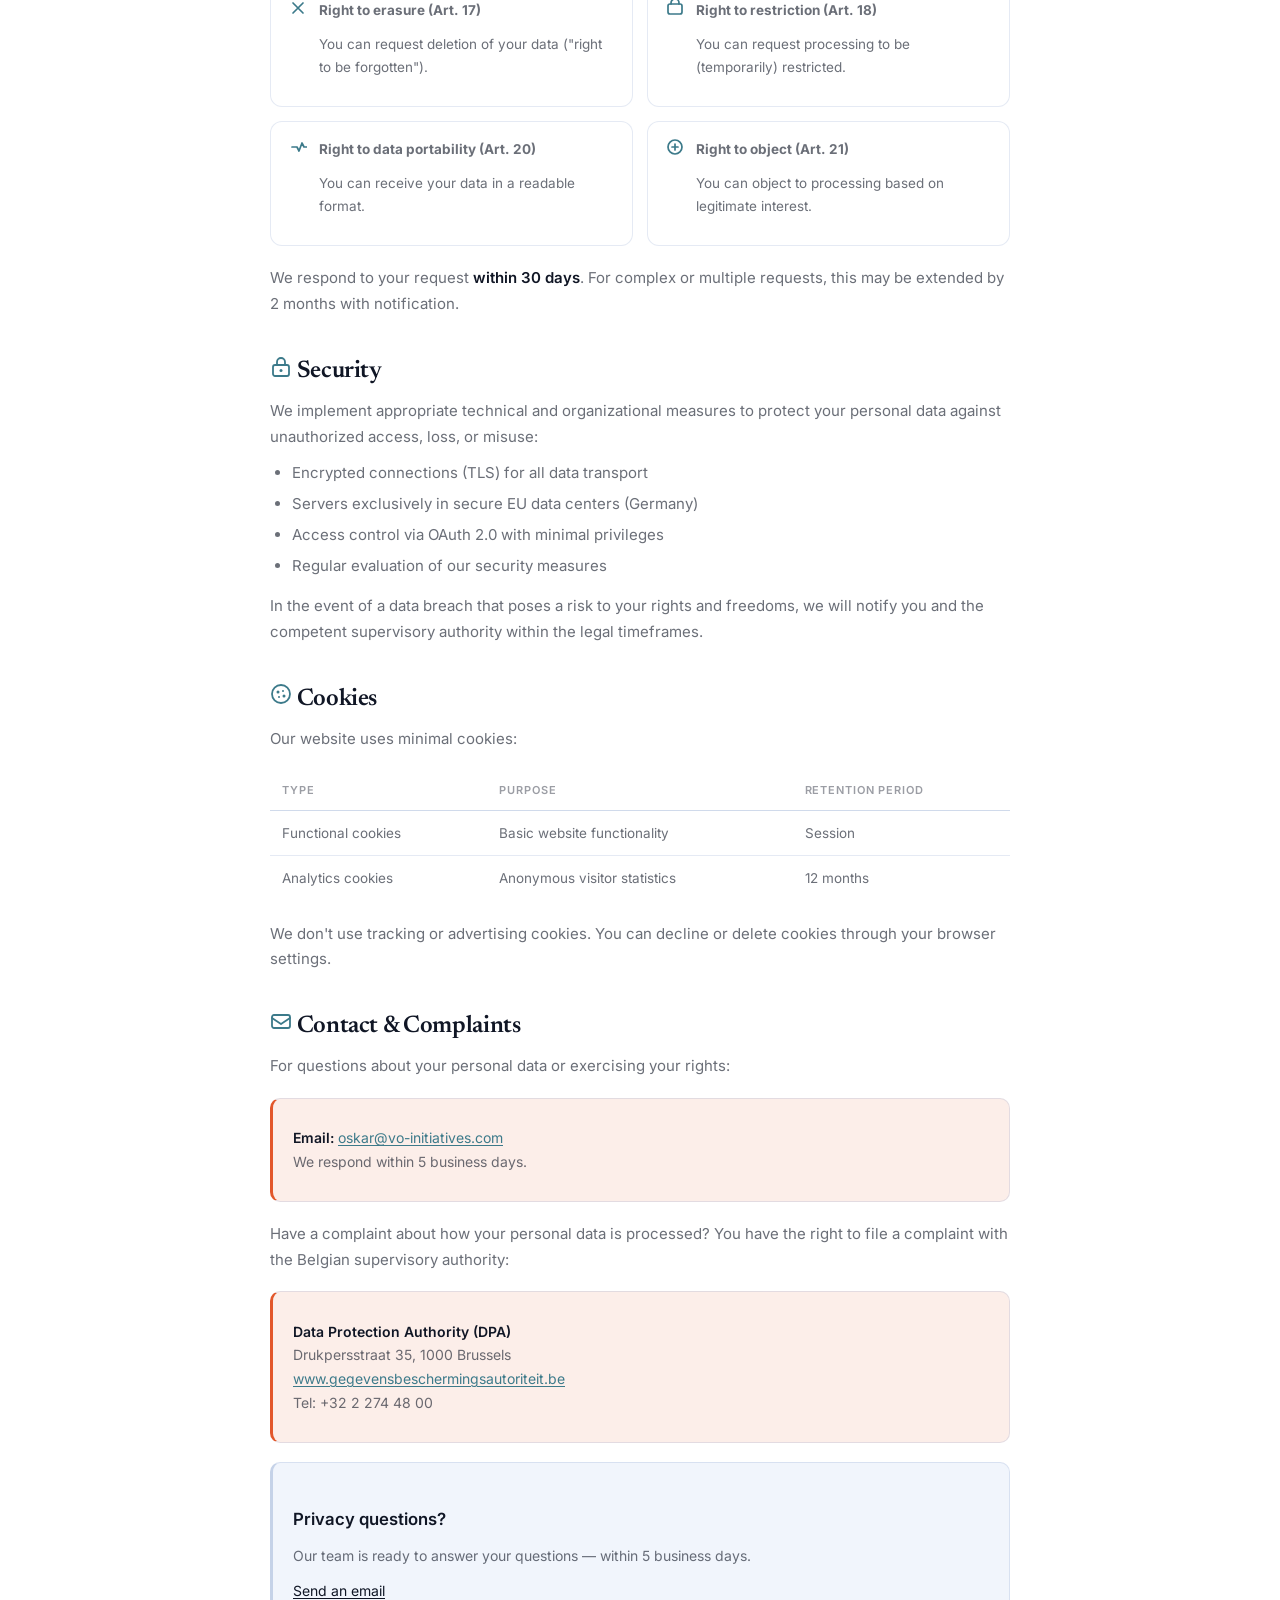
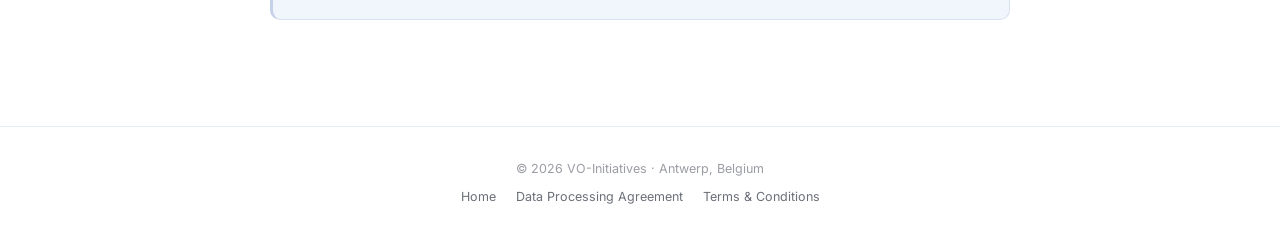
<file: privacy.html>
<!DOCTYPE html>
<html lang="nl">
<head>
  <meta charset="UTF-8" />
  <meta name="viewport" content="width=device-width, initial-scale=1.0" />
  <title>Privacyverklaring — VO-Initiatives</title>
  <link rel="icon" type="image/png" sizes="64x64" href="assets/favicon.png">
<link rel="preconnect" href="https://fonts.googleapis.com">
<link rel="preconnect" href="https://fonts.gstatic.com" crossorigin>
<link href="https://fonts.googleapis.com/css2?family=Newsreader:opsz,wght@6..72,500;6..72,600;6..72,700&family=Inter:wght@400;500;600;700&display=swap" rel="stylesheet">
<link rel="stylesheet" href="assets/styles.css?v=20260703d">
<link rel="stylesheet" href="assets/legal.css?v=20260703d">
<script src="assets/theme.js?v=20260703d"></script>
<script src="/i18n-dict.js"></script>
<script src="/i18n.js"></script>
</head>
<body>

<header class="nav">
  <div class="nav-row">
    <a href="/" class="brand"><img class="logo-light" src="assets/logo.png" alt="" width="26" height="26"><img class="logo-dark" src="assets/logo-white.png" alt="" width="26" height="26"><span class="brand-name">VO-Initiatives</span></a>
    <nav hidden aria-hidden="true"><span class="voi-lang"></span></nav>
    <div class="nav-cta">
      <div class="langswitch" id="legalLang" aria-label="Taal / Language / Langue">
        <button data-lang="nl" class="on">NL</button>
        <button data-lang="en">EN</button>
        <button data-lang="fr">FR</button>
      </div>
      <button class="icon-btn" id="themeToggle" aria-label="Wissel tussen licht en donker thema">
        <svg class="sun" width="17" height="17" viewBox="0 0 17 17" fill="none" aria-hidden="true"><circle cx="8.5" cy="8.5" r="3.5" stroke="currentColor" stroke-width="1.4"/><path d="M8.5 1v2M8.5 14v2M1 8.5h2M14 8.5h2M3.2 3.2l1.4 1.4M12.4 12.4l1.4 1.4M13.8 3.2l-1.4 1.4M4.6 12.4l-1.4 1.4" stroke="currentColor" stroke-width="1.4" stroke-linecap="round"/></svg>
        <svg class="moon" width="16" height="16" viewBox="0 0 16 16" fill="none" aria-hidden="true"><path d="M13.5 9.5A6 6 0 116.5 2.5a5 5 0 007 7z" stroke="currentColor" stroke-width="1.4" stroke-linejoin="round"/></svg>
      </button>
      <a href="/" class="btn btn-secondary">Terug naar home</a>
    </div>
  </div>
</header>

<div class="page-header">
  <div class="header-badge">
    <svg width="14" height="14" viewBox="0 0 14 14" fill="none"><path d="M7 1L13 4V8c0 3.5-2.5 5.5-6 6.5C3.5 13.5 1 11.5 1 8V4L7 1Z" stroke="#fff" stroke-width="1.5" stroke-linejoin="round"/><path d="M5 7l1.5 1.5L9.5 6" stroke="#fff" stroke-width="1.5" stroke-linecap="round" stroke-linejoin="round"/></svg>
    AVG/GDPR-conform
  </div>
  <h1>Privacyverklaring</h1>
  <p>Hoe VO-Initiatives omgaat met persoonsgegevens — duidelijk en transparant</p>
</div>

<main class="content">

<div class="doc-container">

  <div class="doc-meta">
    <div class="doc-meta-item">
      <strong>Versie</strong>
      1.0 — Mei 2026
    </div>
    <div class="doc-meta-item">
      <strong>Verantwoordelijke</strong>
      VO-Initiatives, Antwerpen
    </div>
    <div class="doc-meta-item">
      <strong>Van kracht</strong>
      1 juni 2026
    </div>
  </div>

  <div class="toc">
    <h3>Inhoud</h3>
    <ol>
      <li><a href="#wie">Wie zijn wij</a></li>
      <li><a href="#welke">Welke gegevens verzamelen we</a></li>
      <li><a href="#waarom">Waarom verwerken we deze gegevens</a></li>
      <li><a href="#hoe-lang">Hoe lang bewaren we gegevens</a></li>
      <li><a href="#derden">Doorgave aan derden</a></li>
      <li><a href="#rechten">Jouw rechten</a></li>
      <li><a href="#beveiliging">Beveiliging</a></li>
      <li><a href="#cookies">Cookies</a></li>
      <li><a href="#contact-privacy">Contact & klachten</a></li>
    </ol>
  </div>

  <!-- ARTIKEL 1 -->
  <h2 id="wie">
    <svg width="22" height="22" viewBox="0 0 22 22" fill="none"><circle cx="11" cy="8" r="4" stroke="#3c7a8a" stroke-width="1.8"/><path d="M4 19c0-3.866 3.134-7 7-7s7 3.134 7 7" stroke="#3c7a8a" stroke-width="1.8" stroke-linecap="round"/></svg>
    Wie zijn wij
  </h2>
  <p>VO-Initiatives is een Belgisch bedrijf gespecialiseerd in AI-assistenten voor bedrijven. Wij zijn gevestigd in Antwerpen en actief in heel België.</p>
  <p>Voor vragen over deze privacyverklaring of de verwerking van uw persoonsgegevens kunt u ons bereiken via:</p>
  <div class="highlight-box">
    <p><strong>VO-Initiatives</strong><br>
    Antwerpen, België<br>
    E-mail: <a href="mailto:oskar@vo-initiatives.com" style="color:#3c7a8a">oskar@vo-initiatives.com</a><br>
    BTW: BE0805.309.143</p>
  </div>

  <!-- ARTIKEL 2 -->
  <h2 id="welke">
    <svg width="22" height="22" viewBox="0 0 22 22" fill="none"><rect x="3" y="3" width="16" height="16" rx="2" stroke="#3c7a8a" stroke-width="1.8"/><path d="M7 8h8M7 11h8M7 14h5" stroke="#3c7a8a" stroke-width="1.7" stroke-linecap="round"/></svg>
    Welke gegevens verzamelen we
  </h2>

  <h3>Via onze website</h3>
  <ul>
    <li><strong>Contactgegevens</strong>: naam, e-mailadres — wanneer u een gesprek aanvraagt via de contactknop</li>
    <li><strong>Technische gegevens</strong>: IP-adres, browsertype, bezochte pagina's — automatisch via de webserver</li>
  </ul>

  <h3>In het kader van onze dienstverlening</h3>
  <p>Wanneer u klant bent van VO-Initiatives en gebruik maakt van een AI-assistent, verwerken wij in uw opdracht persoonsgegevens van uw klanten en medewerkers. Dit valt onder de <a href="verwerkersovereenkomst.html" style="color:#3c7a8a">Verwerkersovereenkomst</a>. In die hoedanigheid treden wij op als <em>verwerker</em>, en u als <em>verwerkingsverantwoordelijke</em>.

  <h3>Geen bijzondere categorieën</h3>
  <p>Wij verwerken geen bijzondere categorieën persoonsgegevens (gezondheidsgegevens, biometrische gegevens, politieke voorkeur, etc.) tenzij hiervoor een afzonderlijke overeenkomst is gesloten.</p>

  <!-- ARTIKEL 3 -->
  <h2 id="waarom">
    <svg width="22" height="22" viewBox="0 0 22 22" fill="none"><circle cx="11" cy="11" r="9" stroke="#3c7a8a" stroke-width="1.8"/><path d="M11 7v4l3 2" stroke="#3c7a8a" stroke-width="1.8" stroke-linecap="round"/></svg>
    Waarom verwerken we deze gegevens
  </h2>

  <table>
    <tr>
      <th>Doel</th>
      <th>Rechtsgrond (AVG)</th>
      <th>Welke gegevens</th>
    </tr>
    <tr>
      <td>Beantwoorden van contactaanvragen</td>
      <td>Gerechtvaardigd belang (art. 6.1.f)</td>
      <td>Naam, e-mail</td>
    </tr>
    <tr>
      <td>Uitvoering van de dienstverleningsovereenkomst</td>
      <td>Uitvoering overeenkomst (art. 6.1.b)</td>
      <td>Contactgegevens klant</td>
    </tr>
    <tr>
      <td>Facturatie en boekhouding</td>
      <td>Wettelijke verplichting (art. 6.1.c)</td>
      <td>Naam, adres, BTW-nummer</td>
    </tr>
    <tr>
      <td>Verbetering van onze diensten</td>
      <td>Gerechtvaardigd belang (art. 6.1.f)</td>
      <td>Geanonimiseerde gebruiksstatistieken</td>
    </tr>
    <tr>
      <td>Wettelijke verplichtingen</td>
      <td>Wettelijke verplichting (art. 6.1.c)</td>
      <td>Afhankelijk van verplichting</td>
    </tr>
  </table>

  <!-- ARTIKEL 4 -->
  <h2 id="hoe-lang">
    <svg width="22" height="22" viewBox="0 0 22 22" fill="none"><circle cx="11" cy="11" r="9" stroke="#3c7a8a" stroke-width="1.8"/><path d="M11 6v5h4" stroke="#3c7a8a" stroke-width="1.8" stroke-linecap="round" stroke-linejoin="round"/></svg>
    Hoe lang bewaren we gegevens
  </h2>

  <table>
    <tr>
      <th>Categorie</th>
      <th>Bewaartermijn</th>
      <th>Reden</th>
    </tr>
    <tr>
      <td>Contactaanvragen</td>
      <td>2 jaar</td>
      <td>Gerechtvaardigd belang</td>
    </tr>
    <tr>
      <td>Klantgegevens (actieve klanten)</td>
      <td>Duur overeenkomst + 1 jaar</td>
      <td>Uitvoering overeenkomst</td>
    </tr>
    <tr>
      <td>Facturen en boekhoudstukken</td>
      <td>7 jaar</td>
      <td>Wettelijke bewaarplicht (W.Venn.)</td>
    </tr>
    <tr>
      <td>Technische logbestanden</td>
      <td>90 dagen</td>
      <td>Beveiliging en foutopsporing</td>
    </tr>
    <tr>
      <td>Verwerkte klantdata via AI-assistent</td>
      <td>Verwijderd binnen 30 dagen na beëindiging</td>
      <td>Verwerkersovereenkomst</td>
    </tr>
  </table>

  <!-- ARTIKEL 5 -->
  <h2 id="derden">
    <svg width="22" height="22" viewBox="0 0 22 22" fill="none"><circle cx="6" cy="11" r="3" stroke="#3c7a8a" stroke-width="1.8"/><circle cx="16" cy="6" r="3" stroke="#3c7a8a" stroke-width="1.8"/><circle cx="16" cy="16" r="3" stroke="#3c7a8a" stroke-width="1.8"/><path d="M9 10l4-3M9 12l4 3" stroke="#3c7a8a" stroke-width="1.7" stroke-linecap="round"/></svg>
    Doorgave aan derden
  </h2>

  <p>Wij delen persoonsgegevens uitsluitend met partijen die noodzakelijk zijn voor de uitvoering van onze diensten, en enkel in de mate die strikt vereist is:</p>

  <table>
    <tr>
      <th>Partij</th>
      <th>Rol</th>
      <th>Locatie</th>
    </tr>
    <tr>
      <td>Hetzner Online GmbH</td>
      <td>Serverhosting van de AI-infrastructuur</td>
      <td>Duitsland (EU)</td>
    </tr>
    <tr>
      <td>Google LLC</td>
      <td>E-mail, agenda en documenten (enkel indien geïntegreerd)</td>
      <td>VS / EU-datacenters</td>
    </tr>
    <tr>
      <td>AI-modelaanbieder</td>
      <td>Verwerking van taalinstructies — geanonimiseerd, niet bewaard</td>
      <td>VS (SCCs van toepassing)</td>
    </tr>
  </table>

  <p>Wij verkopen of verhuren <strong>nooit</strong> persoonsgegevens aan derden voor commerciële doeleinden.</p>
  <p>Voor doorgiften buiten de Europese Economische Ruimte (EER) worden Standaard Contractuele Clausules (SCCs) gehanteerd conform EU-besluit 2021/914.</p>

  <!-- ARTIKEL 6 -->
  <h2 id="rechten">
    <svg width="22" height="22" viewBox="0 0 22 22" fill="none"><path d="M11 2L19 6V11c0 4.5-3.5 7.5-8 9-4.5-1.5-8-4.5-8-9V6L11 2Z" stroke="#3c7a8a" stroke-width="1.8" stroke-linejoin="round"/><path d="M8 11l2 2 4-4" stroke="#3c7a8a" stroke-width="1.8" stroke-linecap="round" stroke-linejoin="round"/></svg>
    Jouw rechten
  </h2>

  <p>Onder de AVG beschikt u over de volgende rechten. U kunt deze uitoefenen door ons te contacteren via <a href="mailto:oskar@vo-initiatives.com" style="color:#3c7a8a">oskar@vo-initiatives.com</a>:</p>

  <div class="rights-grid">
    <div class="right-item">
      <div class="right-icon">
        <svg width="18" height="18" viewBox="0 0 18 18" fill="none"><circle cx="9" cy="9" r="7" stroke="#3c7a8a" stroke-width="1.7"/><path d="M9 6v3l2 1.5" stroke="#3c7a8a" stroke-width="1.7" stroke-linecap="round"/></svg>
      </div>
      <div>
        <h4>Recht op inzage (art. 15)</h4>
        <p>U heeft het recht te weten welke gegevens we over u hebben.</p>
      </div>
    </div>
    <div class="right-item">
      <div class="right-icon">
        <svg width="18" height="18" viewBox="0 0 18 18" fill="none"><path d="M3 9h12M11 5l4 4-4 4" stroke="#3c7a8a" stroke-width="1.7" stroke-linecap="round" stroke-linejoin="round"/></svg>
      </div>
      <div>
        <h4>Recht op rectificatie (art. 16)</h4>
        <p>U kunt onjuiste of onvolledige gegevens laten corrigeren.</p>
      </div>
    </div>
    <div class="right-item">
      <div class="right-icon">
        <svg width="18" height="18" viewBox="0 0 18 18" fill="none"><path d="M4 4l10 10M14 4L4 14" stroke="#3c7a8a" stroke-width="1.7" stroke-linecap="round"/></svg>
      </div>
      <div>
        <h4>Recht op wissing (art. 17)</h4>
        <p>U kunt verwijdering van uw gegevens vragen ("recht op vergetelheid").</p>
      </div>
    </div>
    <div class="right-item">
      <div class="right-icon">
        <svg width="18" height="18" viewBox="0 0 18 18" fill="none"><rect x="2" y="5" width="14" height="10" rx="2" stroke="#3c7a8a" stroke-width="1.7"/><path d="M5 5V4a4 4 0 0 1 8 0v1" stroke="#3c7a8a" stroke-width="1.7" stroke-linecap="round"/></svg>
      </div>
      <div>
        <h4>Recht op beperking (art. 18)</h4>
        <p>U kunt de verwerking (tijdelijk) laten beperken.</p>
      </div>
    </div>
    <div class="right-item">
      <div class="right-icon">
        <svg width="18" height="18" viewBox="0 0 18 18" fill="none"><path d="M3 9h5l2 4 3-8 2 4h3" stroke="#3c7a8a" stroke-width="1.7" stroke-linecap="round" stroke-linejoin="round"/></svg>
      </div>
      <div>
        <h4>Recht op overdraagbaarheid (art. 20)</h4>
        <p>U kunt uw gegevens ontvangen in een leesbaar formaat.</p>
      </div>
    </div>
    <div class="right-item">
      <div class="right-icon">
        <svg width="18" height="18" viewBox="0 0 18 18" fill="none"><circle cx="9" cy="9" r="7" stroke="#3c7a8a" stroke-width="1.7"/><path d="M6 9h6M9 6v6" stroke="#3c7a8a" stroke-width="1.7" stroke-linecap="round"/></svg>
      </div>
      <div>
        <h4>Recht van bezwaar (art. 21)</h4>
        <p>U kunt bezwaar maken tegen verwerking op basis van gerechtvaardigd belang.</p>
      </div>
    </div>
  </div>

  <p style="margin-top:16px">Wij reageren op uw verzoek <strong>binnen 30 dagen</strong>. Bij complexe of meervoudige verzoeken kan dit worden verlengd met 2 maanden, mits kennisgeving.</p>

  <!-- ARTIKEL 7 -->
  <h2 id="beveiliging">
    <svg width="22" height="22" viewBox="0 0 22 22" fill="none"><rect x="3" y="10" width="16" height="11" rx="2" stroke="#3c7a8a" stroke-width="1.8"/><path d="M7 10V7a4 4 0 0 1 8 0v3" stroke="#3c7a8a" stroke-width="1.8" stroke-linecap="round"/><circle cx="11" cy="15.5" r="1.5" fill="#3c7a8a"/></svg>
    Beveiliging
  </h2>

  <p>Wij nemen passende technische en organisatorische maatregelen om uw persoonsgegevens te beveiligen tegen ongeoorloofde toegang, verlies of misbruik:</p>
  <ul>
    <li>Versleutelde verbindingen (TLS) voor alle datatransport</li>
    <li>Servers uitsluitend in beveiligde EU-datacenters (Duitsland)</li>
    <li>Toegangscontrole via OAuth 2.0 met minimale rechten</li>
    <li>Regelmatige evaluatie van onze beveiligingsmaatregelen</li>
  </ul>
  <p>Bij een datalek dat een risico vormt voor uw rechten en vrijheden, stellen wij u en de bevoegde toezichthouder hiervan in kennis binnen de wettelijke termijnen.</p>

  <!-- ARTIKEL 8 -->
  <h2 id="cookies">
    <svg width="22" height="22" viewBox="0 0 22 22" fill="none"><circle cx="11" cy="11" r="9" stroke="#3c7a8a" stroke-width="1.8"/><circle cx="8" cy="9" r="1.5" fill="#3c7a8a"/><circle cx="13" cy="8" r="1" fill="#3c7a8a"/><circle cx="14" cy="13" r="1.5" fill="#3c7a8a"/><circle cx="9" cy="14" r="1" fill="#3c7a8a"/></svg>
    Cookies
  </h2>

  <p>Onze website maakt gebruik van minimale cookies:</p>

  <table>
    <tr>
      <th>Type</th>
      <th>Doel</th>
      <th>Bewaartermijn</th>
    </tr>
    <tr>
      <td>Functionele cookies</td>
      <td>Basiswerking van de website</td>
      <td>Sessie</td>
    </tr>
    <tr>
      <td>Analytische cookies</td>
      <td>Geanonimiseerde bezoekersstatistieken</td>
      <td>12 maanden</td>
    </tr>
  </table>

  <p>Wij plaatsen geen tracking- of advertentiecookies. U kunt cookies weigeren of verwijderen via de instellingen van uw browser.</p>

  <!-- ARTIKEL 9 -->
  <h2 id="contact-privacy">
    <svg width="22" height="22" viewBox="0 0 22 22" fill="none"><rect x="2" y="5" width="18" height="13" rx="2" stroke="#3c7a8a" stroke-width="1.8"/><path d="M2 8l9 6 9-6" stroke="#3c7a8a" stroke-width="1.8" stroke-linecap="round" stroke-linejoin="round"/></svg>
    Contact & Klachten
  </h2>

  <p>Voor vragen over uw persoonsgegevens of de uitoefening van uw rechten:</p>

  <div class="highlight-box">
    <p><strong>E-mail:</strong> <a href="mailto:oskar@vo-initiatives.com" style="color:#3c7a8a">oskar@vo-initiatives.com</a><br>
    Wij reageren binnen 5 werkdagen.</p>
  </div>

  <p>Heeft u een klacht over de verwerking van uw persoonsgegevens? U heeft het recht een klacht in te dienen bij de Belgische toezichthoudende autoriteit:</p>

  <div class="highlight-box">
    <p><strong>Gegevensbeschermingsautoriteit (GBA)</strong><br>
    Drukpersstraat 35, 1000 Brussel<br>
    <a href="https://www.gegevensbeschermingsautoriteit.be" style="color:#3c7a8a" target="_blank">www.gegevensbeschermingsautoriteit.be</a><br>
    Tel: +32 2 274 48 00</p>
  </div>

  <div class="contact-box">
    <h3>Vragen over uw privacy?</h3>
    <p>Ons team staat klaar om uw vragen te beantwoorden — binnen 5 werkdagen.</p>
    <a href="mailto:oskar@vo-initiatives.com">Stuur een e-mail</a>
  </div>

</div>

</main>

<footer>
  <p>© 2026 VO-Initiatives · Antwerpen, België</p>
  <p style="margin-top:8px">
    <a href="index.html">Home</a>
    <a href="verwerkersovereenkomst.html">Verwerkersovereenkomst</a>
    <a href="algemene-voorwaarden.html">Algemene Voorwaarden</a>
  </p>
</footer>

<script src="assets/site.js?v=20260703d" defer></script>
</body>
</html>
</file>
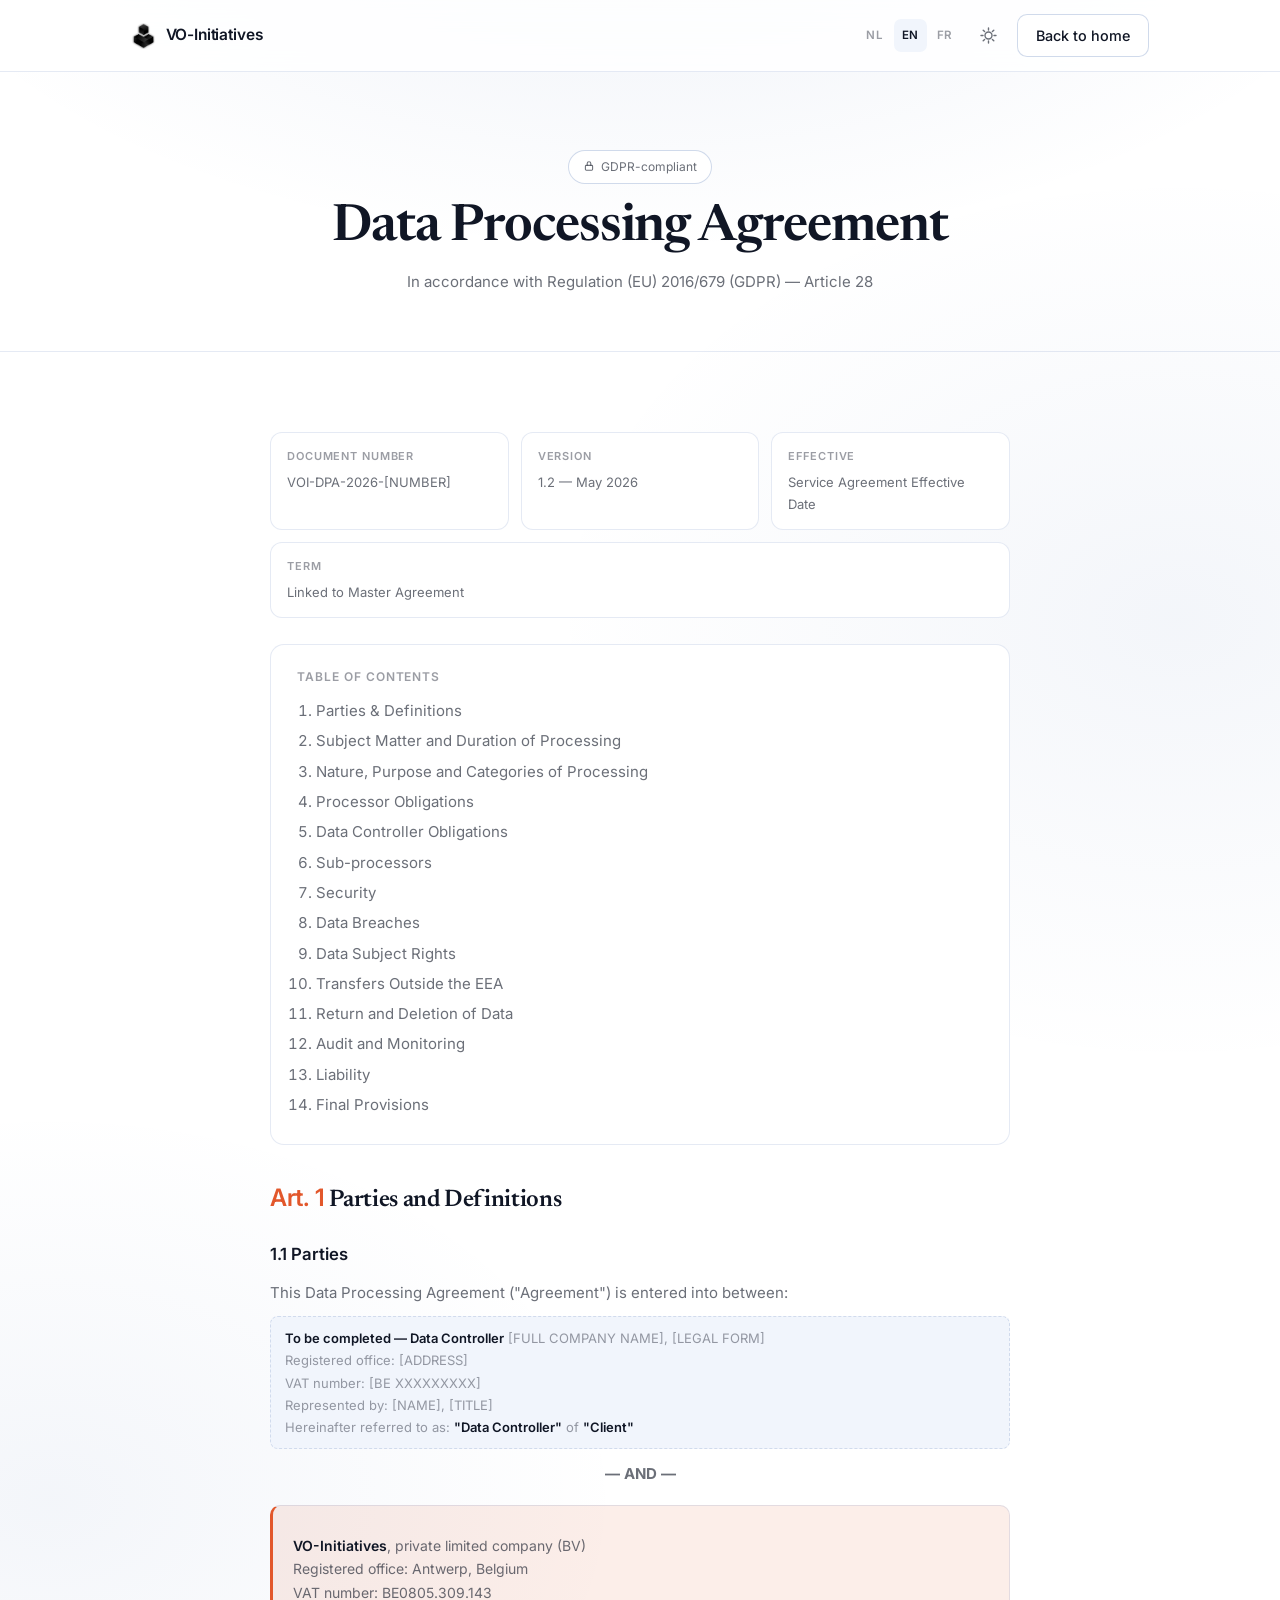
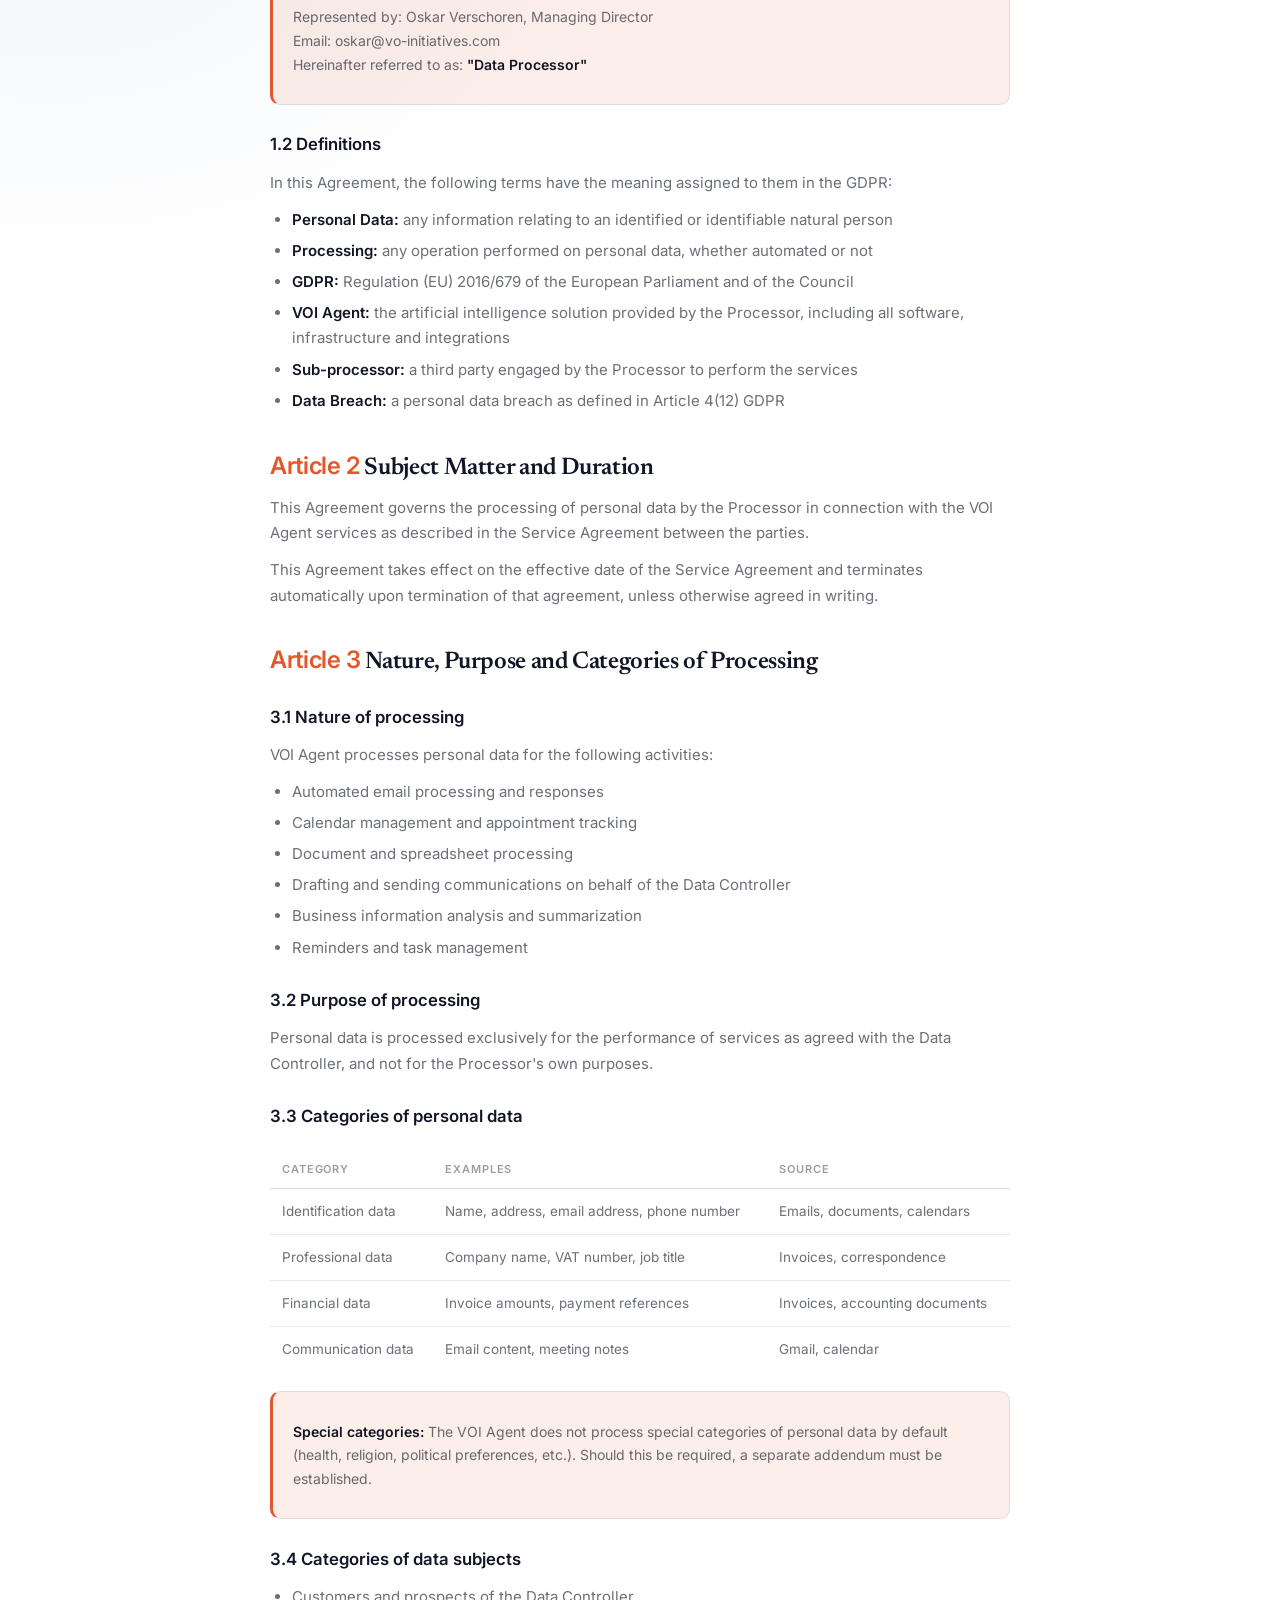
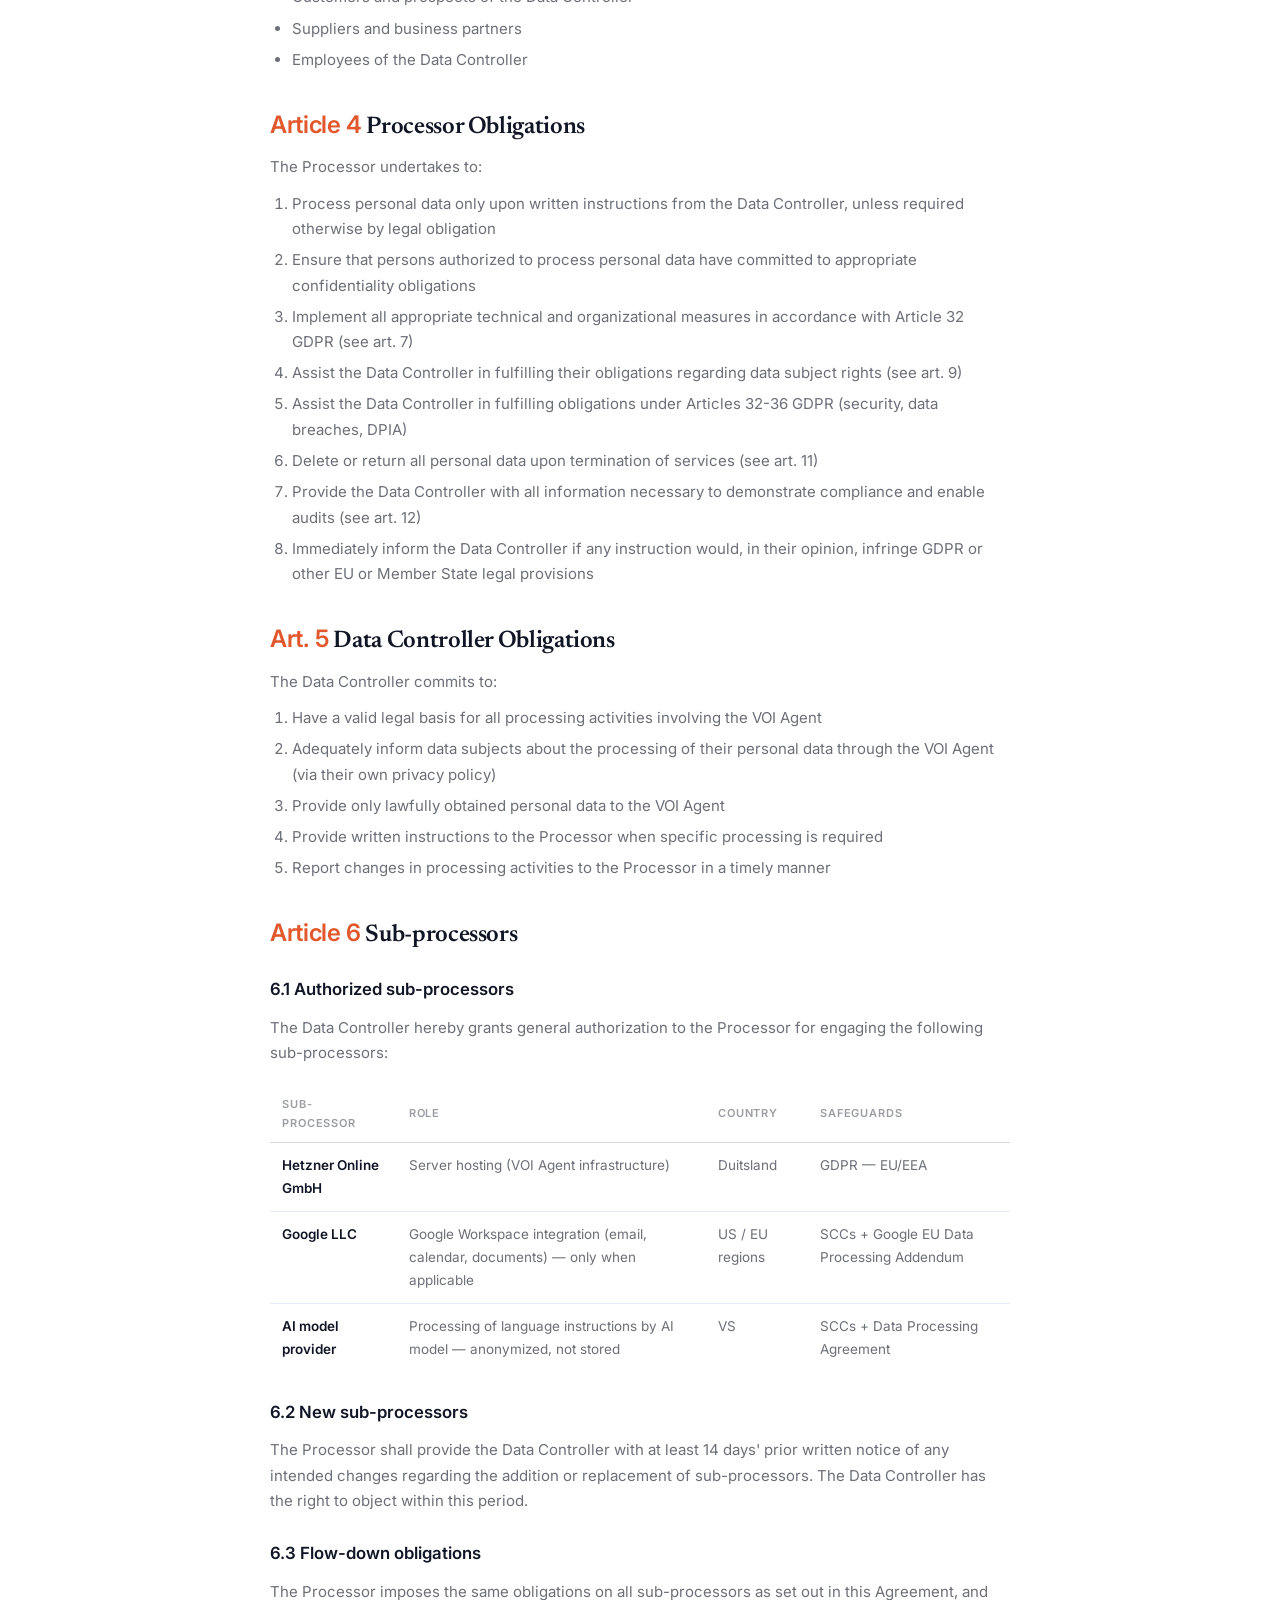
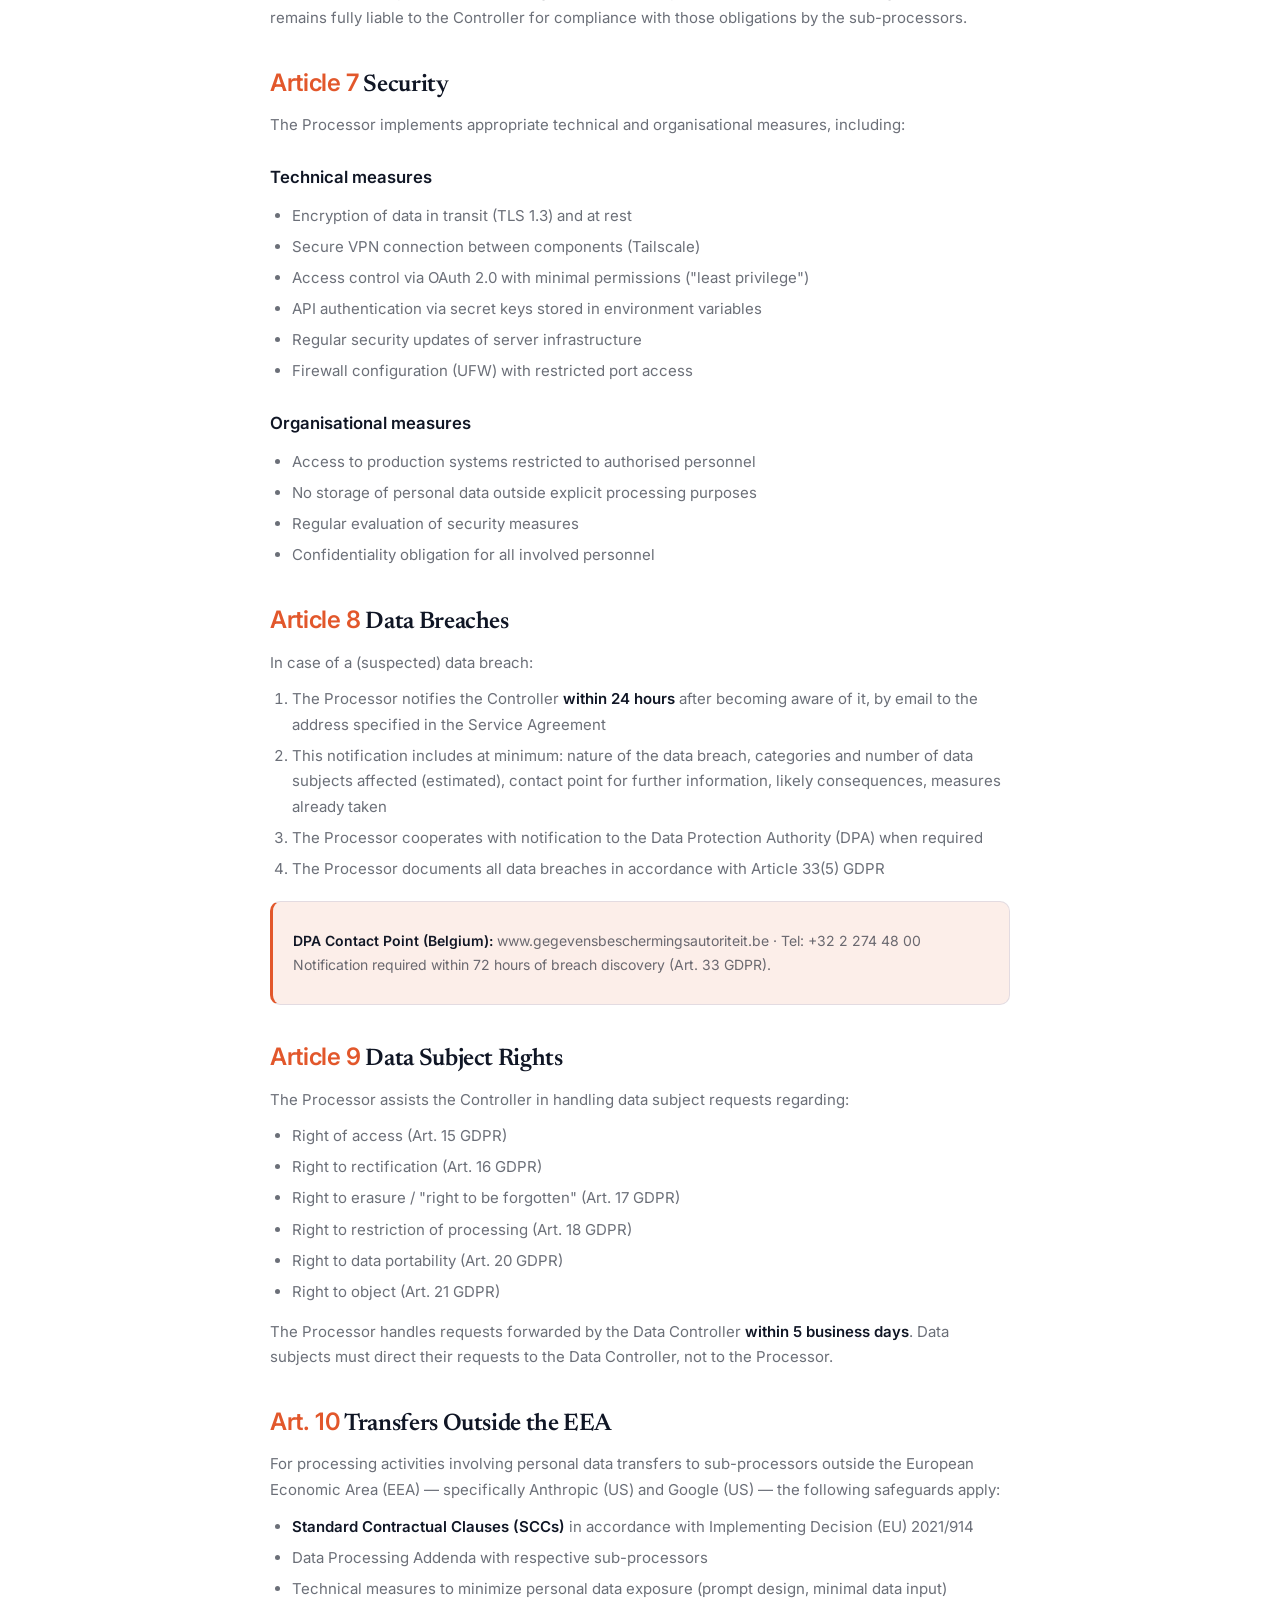
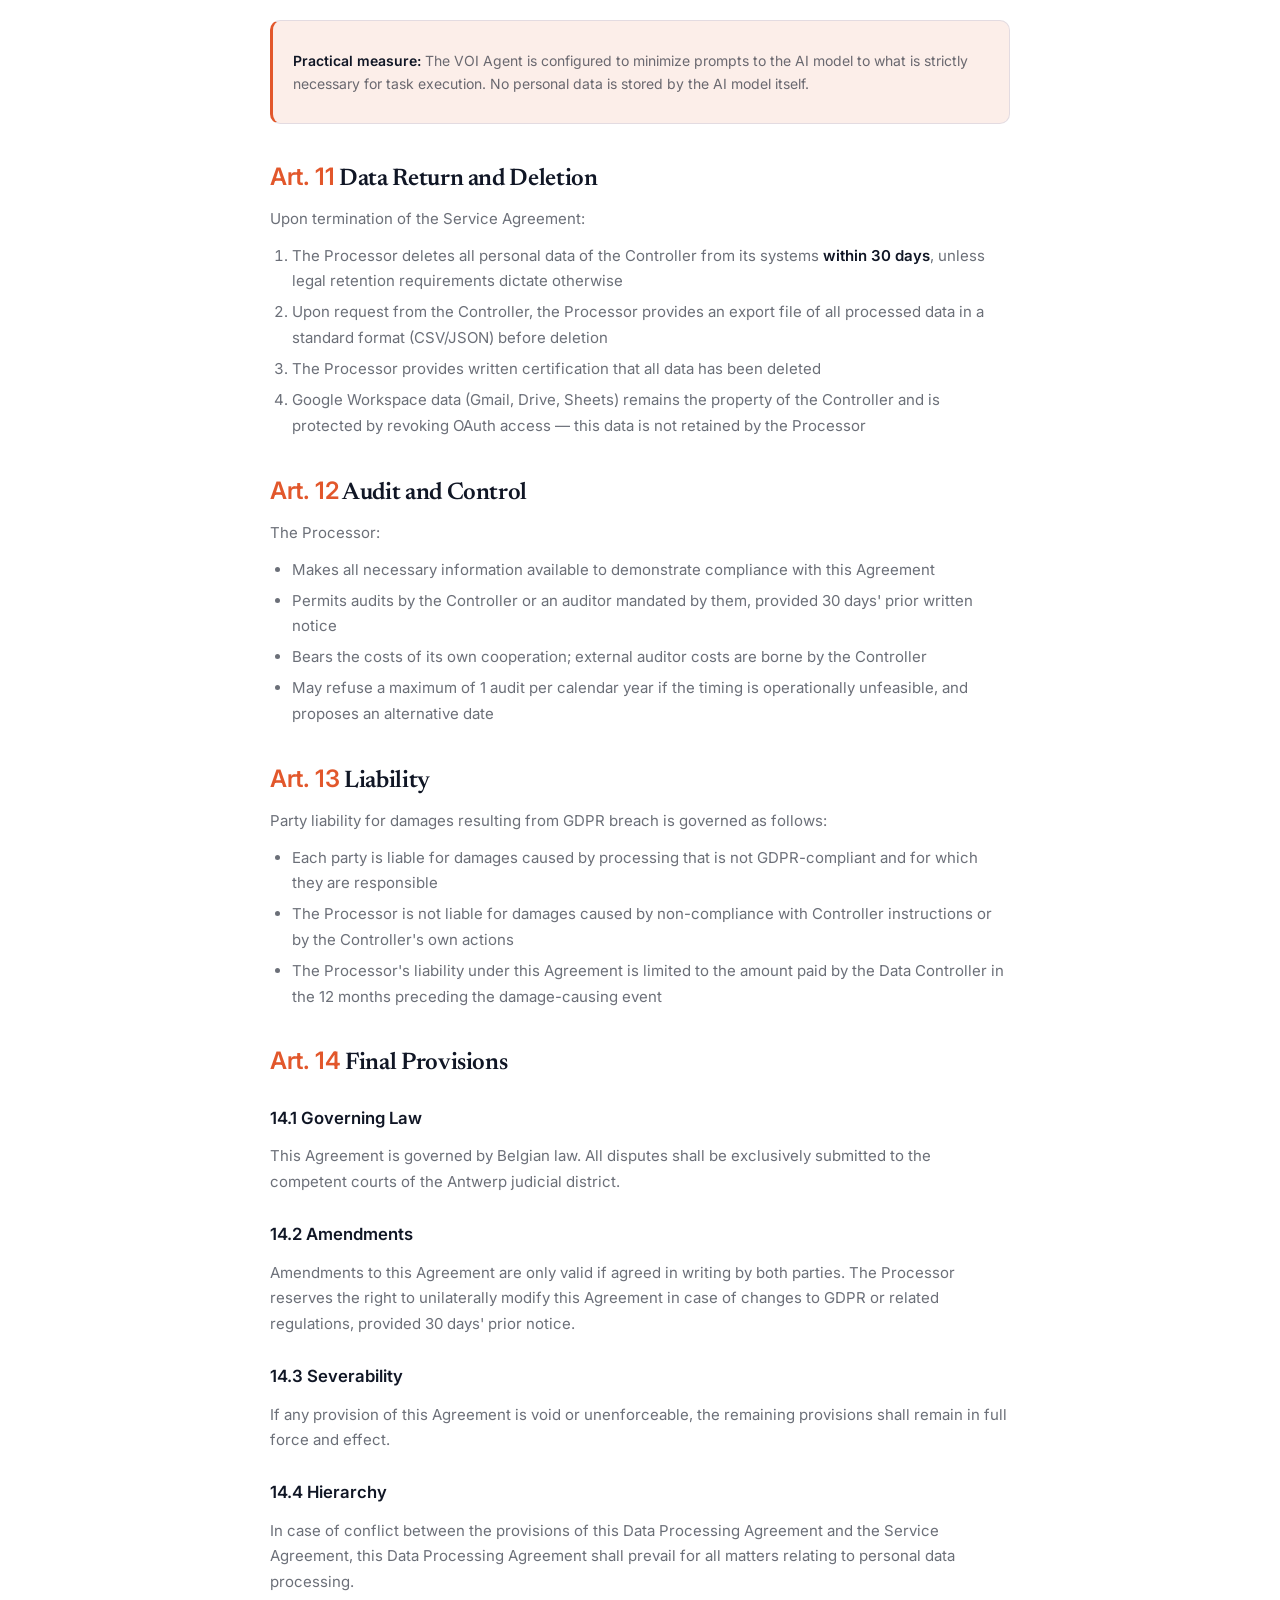
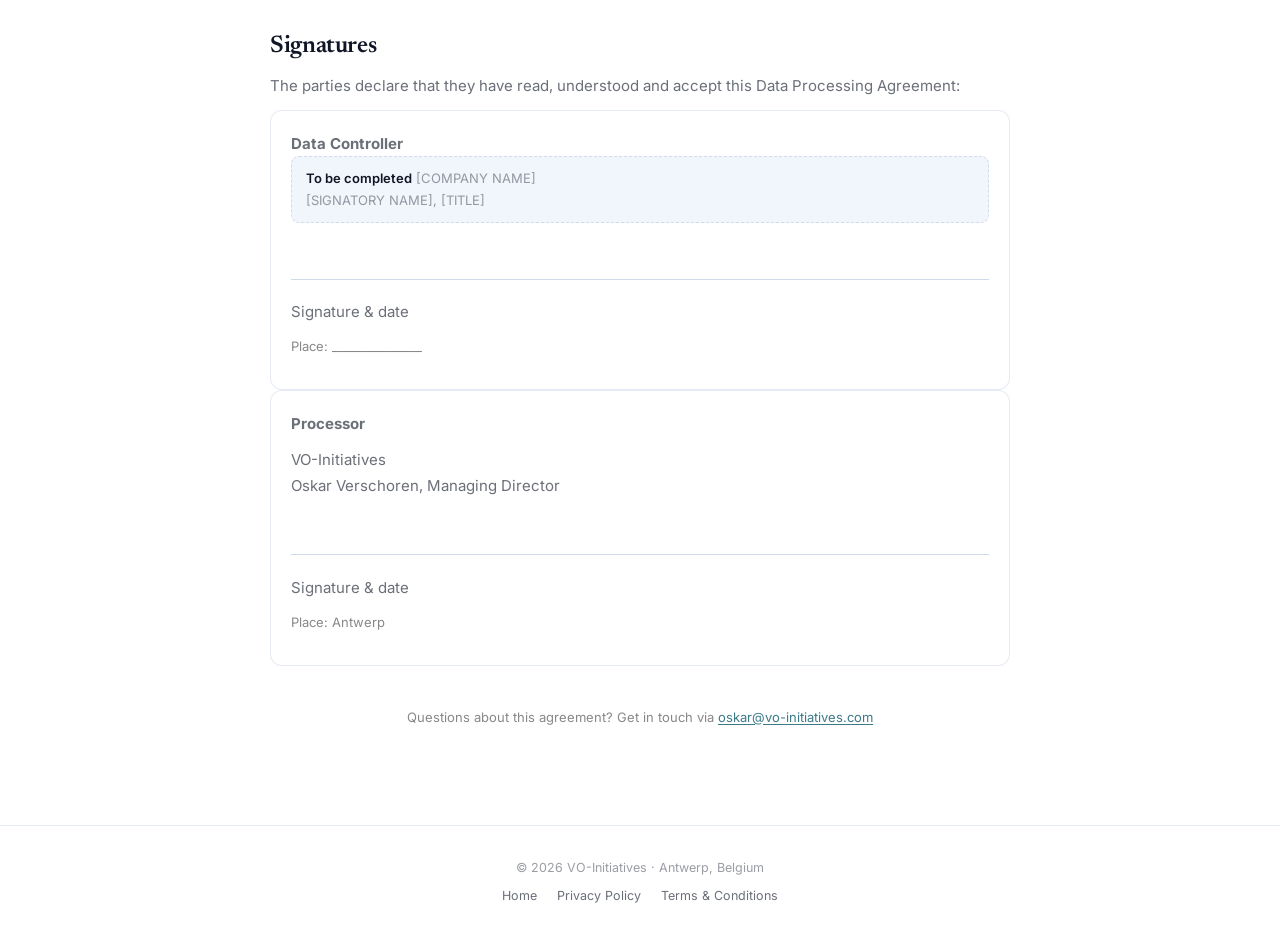
<file: verwerkersovereenkomst.html>
<!DOCTYPE html>
<html lang="nl">
<head>
  <meta charset="UTF-8" />
  <meta name="viewport" content="width=device-width, initial-scale=1.0" />
  <title>Verwerkersovereenkomst — VO-Initiatives</title>
  <link rel="icon" type="image/png" sizes="64x64" href="assets/favicon.png">
<link rel="preconnect" href="https://fonts.googleapis.com">
<link rel="preconnect" href="https://fonts.gstatic.com" crossorigin>
<link href="https://fonts.googleapis.com/css2?family=Newsreader:opsz,wght@6..72,500;6..72,600;6..72,700&family=Inter:wght@400;500;600;700&display=swap" rel="stylesheet">
<link rel="stylesheet" href="assets/styles.css?v=20260703d">
<link rel="stylesheet" href="assets/legal.css?v=20260703d">
<script src="assets/theme.js?v=20260703d"></script>
<script src="/i18n-dict.js"></script>
<script src="/i18n.js"></script>
</head>
<body>

<header class="nav">
  <div class="nav-row">
    <a href="/" class="brand"><img class="logo-light" src="assets/logo.png" alt="" width="26" height="26"><img class="logo-dark" src="assets/logo-white.png" alt="" width="26" height="26"><span class="brand-name">VO-Initiatives</span></a>
    <nav hidden aria-hidden="true"><span class="voi-lang"></span></nav>
    <div class="nav-cta">
      <div class="langswitch" id="legalLang" aria-label="Taal / Language / Langue">
        <button data-lang="nl" class="on">NL</button>
        <button data-lang="en">EN</button>
        <button data-lang="fr">FR</button>
      </div>
      <button class="icon-btn" id="themeToggle" aria-label="Wissel tussen licht en donker thema">
        <svg class="sun" width="17" height="17" viewBox="0 0 17 17" fill="none" aria-hidden="true"><circle cx="8.5" cy="8.5" r="3.5" stroke="currentColor" stroke-width="1.4"/><path d="M8.5 1v2M8.5 14v2M1 8.5h2M14 8.5h2M3.2 3.2l1.4 1.4M12.4 12.4l1.4 1.4M13.8 3.2l-1.4 1.4M4.6 12.4l-1.4 1.4" stroke="currentColor" stroke-width="1.4" stroke-linecap="round"/></svg>
        <svg class="moon" width="16" height="16" viewBox="0 0 16 16" fill="none" aria-hidden="true"><path d="M13.5 9.5A6 6 0 116.5 2.5a5 5 0 007 7z" stroke="currentColor" stroke-width="1.4" stroke-linejoin="round"/></svg>
      </button>
      <a href="/" class="btn btn-secondary">Terug naar home</a>
    </div>
  </div>
</header>

<div class="page-header">
  <div class="header-badge"><svg width="12" height="12" viewBox="0 0 20 20" fill="none" aria-hidden="true" style="vertical-align:-1px;margin-right:6px"><rect x="4" y="9" width="12" height="8" rx="1.5" stroke="currentColor" stroke-width="1.8"/><path d="M7 9V6a3 3 0 016 0v3" stroke="currentColor" stroke-width="1.8"/></svg>GDPR AVG-conform</div>
  <h1>Verwerkersovereenkomst</h1>
  <p>Conform Verordening (EU) 2016/679 (AVG/GDPR) — Artikel 28</p>
</div>

<main class="content">

<div class="doc-container">

  <div class="doc-meta">
    <div class="doc-meta-item">
      <strong>Documentnummer</strong>
      VOI-DPA-2026-[NUMMER]
    </div>
    <div class="doc-meta-item">
      <strong>Versie</strong>
      1.2 — Mei 2026
    </div>
    <div class="doc-meta-item">
      <strong>Van kracht</strong>
      Ingangsdatum dienstverleningsovereenkomst
    </div>
    <div class="doc-meta-item">
      <strong>Looptijd</strong>
      Gekoppeld aan hoofdovereenkomst
    </div>
  </div>

  <div class="toc">
    <h3>Inhoudstafel</h3>
    <ol>
      <li><a href="#art1">Partijen & Definities</a></li>
      <li><a href="#art2">Onderwerp en duur van de verwerking</a></li>
      <li><a href="#art3">Aard, doel en categorieën van de verwerking</a></li>
      <li><a href="#art4">Verplichtingen van de Verwerker</a></li>
      <li><a href="#art5">Verplichtingen van de Verwerkingsverantwoordelijke</a></li>
      <li><a href="#art6">Sub-verwerkers</a></li>
      <li><a href="#art7">Beveiliging</a></li>
      <li><a href="#art8">Datalekken</a></li>
      <li><a href="#art9">Rechten van betrokkenen</a></li>
      <li><a href="#art10">Doorgifte buiten de EER</a></li>
      <li><a href="#art11">Teruggave en verwijdering van gegevens</a></li>
      <li><a href="#art12">Audit en controle</a></li>
      <li><a href="#art13">Aansprakelijkheid</a></li>
      <li><a href="#art14">Slotbepalingen</a></li>
    </ol>
  </div>

  <!-- ARTIKEL 1 -->
  <h2 id="art1"><span class="art-num">Art. 1</span> Partijen en Definities</h2>

  <h3>1.1 Partijen</h3>
  <p>Deze Verwerkersovereenkomst ("Overeenkomst") wordt gesloten tussen:</p>

  <div class="fill-block">
    <strong>In te vullen — Verwerkingsverantwoordelijke</strong>
    [VOLLEDIGE BEDRIJFSNAAM], [RECHTSVORM]<br>
    Maatschappelijke zetel: [ADRES]<br>
    BTW-nummer: [BE XXXXXXXXX]<br>
    Vertegenwoordigd door: [NAAM], [FUNCTIE]<br>
    Hierna te noemen: <strong>"Verwerkingsverantwoordelijke"</strong> of <strong>"Opdrachtgever"</strong>
  </div>

  <p style="text-align:center;font-weight:700;margin:12px 0">— EN —</p>

  <div class="highlight-box">
    <p><strong>VO-Initiatives</strong>, besloten vennootschap (BV)<br>
    Maatschappelijke zetel: Antwerpen, België<br>
    BTW-nummer: BE0805.309.143<br>
    Vertegenwoordigd door: Oskar Verschoren, Zaakvoerder<br>
    E-mail: oskar@vo-initiatives.com<br>
    Hierna te noemen: <strong>"Verwerker"</strong></p>
  </div>

  <h3>1.2 Definities</h3>
  <p>In deze Overeenkomst hebben de volgende begrippen de betekenis die daaraan is toegekend in de AVG:</p>
  <ul>
    <li><strong>Persoonsgegevens:</strong> alle informatie over een geïdentificeerde of identificeerbare natuurlijke persoon</li>
    <li><strong>Verwerking:</strong> elke bewerking op persoonsgegevens, al dan niet geautomatiseerd</li>
    <li><strong>AVG:</strong> Verordening (EU) 2016/679 van het Europees Parlement en de Raad</li>
    <li><strong>VOI Agent:</strong> de door Verwerker geleverde kunstmatige-intelligentieoplossing, inclusief alle software, infrastructuur en integraties</li>
    <li><strong>Sub-verwerker:</strong> een derde partij ingeschakeld door de Verwerker voor de uitvoering van de dienstverlening</li>
    <li><strong>Datalek:</strong> een inbreuk in verband met persoonsgegevens als bedoeld in artikel 4(12) AVG</li>
  </ul>

  <!-- ARTIKEL 2 -->
  <h2 id="art2"><span class="art-num">Art. 2</span> Onderwerp en Duur</h2>

  <p>Deze Overeenkomst regelt de verwerking van persoonsgegevens door de Verwerker in het kader van de VOI Agent-dienstverlening zoals beschreven in de Dienstverleningsovereenkomst tussen partijen.</p>

  <p>De Overeenkomst treedt in werking op de ingangsdatum van de Dienstverleningsovereenkomst en eindigt automatisch bij beëindiging van die overeenkomst, tenzij hiervan schriftelijk wordt afgeweken.</p>

  <!-- ARTIKEL 3 -->
  <h2 id="art3"><span class="art-num">Art. 3</span> Aard, Doel en Categorieën van Verwerking</h2>

  <h3>3.1 Aard van de verwerking</h3>
  <p>De VOI Agent verwerkt persoonsgegevens ten behoeve van de volgende activiteiten:</p>
  <ul>
    <li>Automatische verwerking en beantwoording van e-mails</li>
    <li>Beheer en opvolging van agenda-afspraken</li>
    <li>Verwerking van documenten en spreadsheets</li>
    <li>Opstellen en verzenden van communicaties namens de Verwerkingsverantwoordelijke</li>
    <li>Analyseren en samenvatten van bedrijfsinformatie</li>
    <li>Herinneringen en taakbeheer</li>
  </ul>

  <h3>3.2 Doel van de verwerking</h3>
  <p>Persoonsgegevens worden uitsluitend verwerkt voor de uitvoering van de dienstverlening zoals overeengekomen met de Verwerkingsverantwoordelijke, en niet voor eigen doeleinden van de Verwerker.</p>

  <h3>3.3 Categorieën van persoonsgegevens</h3>
  <table>
    <tr>
      <th>Categorie</th>
      <th>Voorbeelden</th>
      <th>Bron</th>
    </tr>
    <tr>
      <td>Identificatiegegevens</td>
      <td>Naam, adres, e-mailadres, telefoonnummer</td>
      <td>E-mails, documenten, agenda's</td>
    </tr>
    <tr>
      <td>Professionele gegevens</td>
      <td>Bedrijfsnaam, BTW-nummer, functietitel</td>
      <td>Facturen, correspondentie</td>
    </tr>
    <tr>
      <td>Financiële gegevens</td>
      <td>Factuurbedragen, betalingsreferenties</td>
      <td>Facturen, boekhouddocumenten</td>
    </tr>
    <tr>
      <td>Communicatiegegevens</td>
      <td>E-mailinhoud, vergadernotities</td>
      <td>Gmail, agenda</td>
    </tr>
  </table>

  <div class="highlight-box">
    <p><strong>Bijzondere categorieën:</strong> De VOI Agent verwerkt standaard geen bijzondere categorieën persoonsgegevens (gezondheid, religie, politieke voorkeur, etc.). Indien dit toch vereist is, dient hiervoor een afzonderlijk addendum te worden opgesteld.</p>
  </div>

  <h3>3.4 Categorieën van betrokkenen</h3>
  <ul>
    <li>Klanten en prospects van de Verwerkingsverantwoordelijke</li>
    <li>Leveranciers en zakenrelaties</li>
    <li>Medewerkers van de Verwerkingsverantwoordelijke</li>
  </ul>

  <!-- ARTIKEL 4 -->
  <h2 id="art4"><span class="art-num">Art. 4</span> Verplichtingen van de Verwerker</h2>

  <p>De Verwerker verbindt zich ertoe:</p>
  <ol>
    <li>Persoonsgegevens uitsluitend te verwerken op schriftelijke instructie van de Verwerkingsverantwoordelijke, tenzij een wettelijke verplichting anders vereist</li>
    <li>Te waarborgen dat personen die gemachtigd zijn persoonsgegevens te verwerken, een passende vertrouwelijkheidsverbintenis hebben aangegaan</li>
    <li>Alle passende technische en organisatorische maatregelen te treffen overeenkomstig artikel 32 AVG (zie art. 7)</li>
    <li>De Verwerkingsverantwoordelijke bij te staan bij de nakoming van diens verplichtingen m.b.t. rechten van betrokkenen (zie art. 9)</li>
    <li>De Verwerkingsverantwoordelijke bij te staan bij de nakoming van de verplichtingen uit artikelen 32-36 AVG (beveiliging, datalekken, DPIA)</li>
    <li>Na afloop van de dienstverlening alle persoonsgegevens te verwijderen of terug te bezorgen (zie art. 11)</li>
    <li>De Verwerkingsverantwoordelijke alle informatie te verstrekken die noodzakelijk is om de naleving aan te tonen, en audits mogelijk te maken (zie art. 12)</li>
    <li>De Verwerkingsverantwoordelijke onmiddellijk te informeren indien een instructie naar zijn mening inbreuk maakt op de AVG of andere Unierechtelijke of lidstaatrechtelijke bepalingen</li>
  </ol>

  <!-- ARTIKEL 5 -->
  <h2 id="art5"><span class="art-num">Art. 5</span> Verplichtingen van de Verwerkingsverantwoordelijke</h2>

  <p>De Verwerkingsverantwoordelijke verbindt zich ertoe:</p>
  <ol>
    <li>Te beschikken over een geldige rechtsgrond voor alle verwerkingen waarvoor de VOI Agent wordt ingezet</li>
    <li>Betrokkenen adequaat te informeren over de verwerking van hun persoonsgegevens door middel van de VOI Agent (via de eigen privacyverklaring)</li>
    <li>Uitsluitend rechtmatig verkregen persoonsgegevens te verstrekken aan de VOI Agent</li>
    <li>De Verwerker schriftelijk te instrueren wanneer specifieke verwerkingen vereist zijn</li>
    <li>Wijzigingen in de verwerkingsactiviteiten tijdig te melden aan de Verwerker</li>
  </ol>

  <!-- ARTIKEL 6 -->
  <h2 id="art6"><span class="art-num">Art. 6</span> Sub-verwerkers</h2>

  <h3>6.1 Toegestane sub-verwerkers</h3>
  <p>De Verwerkingsverantwoordelijke verleent hierbij algemene toestemming aan de Verwerker voor het inschakelen van de volgende sub-verwerkers:</p>

  <table>
    <tr>
      <th>Sub-verwerker</th>
      <th>Rol</th>
      <th>Land</th>
      <th>Garantie</th>
    </tr>
    <tr>
      <td><strong>Hetzner Online GmbH</strong></td>
      <td>Serverhosting (VOI Agent infrastructuur)</td>
      <td>Duitsland</td>
      <td>AVG — EU/EER</td>
    </tr>
    <tr>
      <td><strong>Google LLC</strong></td>
      <td>Integratie met Google Workspace (mail, agenda, documenten) — enkel indien van toepassing</td>
      <td>VS / EU-regio's</td>
      <td>SCCs + Google EU Data Processing Addendum</td>
    </tr>
    <tr>
      <td><strong>AI-modelaanbieder</strong></td>
      <td>Verwerking van taalinstructies door het AI-model — geanonimiseerd, niet bewaard</td>
      <td>VS</td>
      <td>SCCs + Data Processing Agreement</td>
    </tr>
  </table>

  <h3>6.2 Nieuwe sub-verwerkers</h3>
  <p>De Verwerker zal de Verwerkingsverantwoordelijke minimaal 14 dagen vooraf schriftelijk informeren over elke beoogde wijziging met betrekking tot de toevoeging of vervanging van sub-verwerkers. De Verwerkingsverantwoordelijke heeft het recht bezwaar te maken binnen deze termijn.</p>

  <h3>6.3 Doorstroom verplichtingen</h3>
  <p>De Verwerker legt aan alle sub-verwerkers dezelfde verplichtingen op als vastgelegd in deze Overeenkomst, en blijft volledig aansprakelijk jegens de Verwerkingsverantwoordelijke voor de nakoming van die verplichtingen door de sub-verwerkers.</p>

  <!-- ARTIKEL 7 -->
  <h2 id="art7"><span class="art-num">Art. 7</span> Beveiliging</h2>

  <p>De Verwerker implementeert passende technische en organisatorische maatregelen, waaronder:</p>

  <h3>Technische maatregelen</h3>
  <ul>
    <li>Versleuteling van gegevens in transit (TLS 1.3) en in rust</li>
    <li>Beveiligde VPN-verbinding tussen componenten (Tailscale)</li>
    <li>Toegangscontrole via OAuth 2.0 met minimale permissies ("least privilege")</li>
    <li>API-authenticatie via geheime sleutels opgeslagen in omgevingsvariabelen</li>
    <li>Regelmatige beveiligingsupdates van de serverinfrastructuur</li>
    <li>Firewall-configuratie (UFW) met beperkte poortopening</li>
  </ul>

  <h3>Organisatorische maatregelen</h3>
  <ul>
    <li>Toegang tot productiesystemen beperkt tot geautoriseerde medewerkers</li>
    <li>Geen opslag van persoonsgegevens buiten de expliciete verwerkingsdoelen</li>
    <li>Regelmatige evaluatie van beveiligingsmaatregelen</li>
    <li>Geheimhoudingsverplichting voor alle betrokken personen</li>
  </ul>

  <!-- ARTIKEL 8 -->
  <h2 id="art8"><span class="art-num">Art. 8</span> Datalekken</h2>

  <p>Bij een (vermoedelijk) datalek:</p>
  <ol>
    <li>Informeert de Verwerker de Verwerkingsverantwoordelijke <strong>binnen 24 uur</strong> nadat hij er kennis van heeft gekregen, via e-mail aan het in de Dienstverleningsovereenkomst opgegeven adres</li>
    <li>Bevat deze melding ten minste: aard van het datalek, categorieën en aantal betrokkenen (geschat), contactpunt voor meer informatie, waarschijnlijke gevolgen, reeds genomen maatregelen</li>
    <li>Werkt de Verwerker mee aan de melding aan de Autoriteit Persoonsgegevens / Gegevensbeschermingsautoriteit (GBA) indien vereist</li>
    <li>Documenteert de Verwerker alle datalekken conform artikel 33(5) AVG</li>
  </ol>

  <div class="highlight-box">
    <p><strong>Meldpunt GBA (België):</strong> www.gegevensbeschermingsautoriteit.be · Tel: +32 2 274 48 00<br>
    Melding vereist binnen 72 uur na vaststelling van het datalek (art. 33 AVG).</p>
  </div>

  <!-- ARTIKEL 9 -->
  <h2 id="art9"><span class="art-num">Art. 9</span> Rechten van Betrokkenen</h2>

  <p>De Verwerker staat de Verwerkingsverantwoordelijke bij bij de afhandeling van verzoeken van betrokkenen m.b.t.:</p>
  <ul>
    <li>Recht op inzage (art. 15 AVG)</li>
    <li>Recht op rectificatie (art. 16 AVG)</li>
    <li>Recht op gegevenswissing / "vergetelheid" (art. 17 AVG)</li>
    <li>Recht op beperking van de verwerking (art. 18 AVG)</li>
    <li>Recht op gegevensoverdraagbaarheid (art. 20 AVG)</li>
    <li>Recht van bezwaar (art. 21 AVG)</li>
  </ul>

  <p>De Verwerker behandelt verzoeken doorgestuurd door de Verwerkingsverantwoordelijke <strong>binnen 5 werkdagen</strong>. Betrokkenen richten hun verzoeken rechtstreeks aan de Verwerkingsverantwoordelijke, niet aan de Verwerker.</p>

  <!-- ARTIKEL 10 -->
  <h2 id="art10"><span class="art-num">Art. 10</span> Doorgifte Buiten de EER</h2>

  <p>Voor verwerkingen waarbij persoonsgegevens worden doorgegeven aan sub-verwerkers buiten de Europese Economische Ruimte (EER) — met name Anthropic (VS) en Google (VS) — zijn de volgende waarborgen van toepassing:</p>
  <ul>
    <li><strong>Standaard Contractuele Clausules (SCCs)</strong> conform Uitvoeringsbesluit (EU) 2021/914</li>
    <li>Data Processing Addenda met respectieve sub-verwerkers</li>
    <li>Technische maatregelen ter minimalisatie van blootstelling van persoonsgegevens (prompt-ontwerp, minimale gegevensinvoer)</li>
  </ul>

  <div class="highlight-box">
    <p><strong>Praktische maatregel:</strong> De VOI Agent is zo geconfigureerd dat prompts aan het AI-model worden geminimaliseerd tot wat strikt noodzakelijk is voor de taakuitvoering. Geen persoonsgegevens worden opgeslagen door het AI-model zelf.</p>
  </div>

  <!-- ARTIKEL 11 -->
  <h2 id="art11"><span class="art-num">Art. 11</span> Teruggave en Verwijdering van Gegevens</h2>

  <p>Na beëindiging van de Dienstverleningsovereenkomst:</p>
  <ol>
    <li>Verwijdert de Verwerker alle persoonsgegevens van de Verwerkingsverantwoordelijke van zijn systemen <strong>binnen 30 dagen</strong>, tenzij wettelijke bewaarplicht anders vereist</li>
    <li>Op verzoek van de Verwerkingsverantwoordelijke bezorgt de Verwerker een exportbestand van alle verwerkte gegevens in een gangbaar formaat (CSV/JSON) vóór de verwijdering</li>
    <li>Certificeert de Verwerker schriftelijk dat alle gegevens zijn verwijderd</li>
    <li>Google Workspace-gegevens (Gmail, Drive, Sheets) blijven eigendom van de Verwerkingsverantwoordelijke en worden door intrekking van de OAuth-toegang afgeschermd — deze gegevens worden door de Verwerker niet bewaard</li>
  </ol>

  <!-- ARTIKEL 12 -->
  <h2 id="art12"><span class="art-num">Art. 12</span> Audit en Controle</h2>

  <p>De Verwerker:</p>
  <ul>
    <li>Stelt alle nodige informatie beschikbaar om de naleving van deze Overeenkomst aan te tonen</li>
    <li>Staat audits toe door de Verwerkingsverantwoordelijke of een door hem gemandateerde auditor, mits 30 dagen voorafgaandelijke schriftelijke kennisgeving</li>
    <li>Draagt de kosten van zijn eigen medewerking; de kosten van externe auditoren zijn voor rekening van de Verwerkingsverantwoordelijke</li>
    <li>Mag een maximaal 1 audit per kalenderjaar weigeren indien de timing operationeel niet haalbaar is, en stelt een alternatieve datum voor</li>
  </ul>

  <!-- ARTIKEL 13 -->
  <h2 id="art13"><span class="art-num">Art. 13</span> Aansprakelijkheid</h2>

  <p>De aansprakelijkheid van partijen voor schade als gevolg van een inbreuk op de AVG is als volgt geregeld:</p>
  <ul>
    <li>Elke partij is aansprakelijk voor de schade veroorzaakt door een verwerking die niet in overeenstemming is met de AVG en waarvoor zij verantwoordelijk is</li>
    <li>De Verwerker is niet aansprakelijk voor schade veroorzaakt door niet-naleving van instructies van de Verwerkingsverantwoordelijke of door handelingen van de Verwerkingsverantwoordelijke zelf</li>
    <li>De aansprakelijkheid van de Verwerker onder deze Overeenkomst is beperkt tot het bedrag betaald door de Verwerkingsverantwoordelijke in de 12 maanden voorafgaand aan de schadeveroorzakende gebeurtenis</li>
  </ul>

  <!-- ARTIKEL 14 -->
  <h2 id="art14"><span class="art-num">Art. 14</span> Slotbepalingen</h2>

  <h3>14.1 Toepasselijk recht</h3>
  <p>Op deze Overeenkomst is Belgisch recht van toepassing. Alle geschillen worden bij uitsluiting voorgelegd aan de bevoegde rechtbanken van het arrondissement Antwerpen.</p>

  <h3>14.2 Wijzigingen</h3>
  <p>Wijzigingen aan deze Overeenkomst zijn enkel geldig indien schriftelijk overeengekomen door beide partijen. De Verwerker behoudt het recht deze Overeenkomst eenzijdig aan te passen bij wijzigingen in de AVG of gerelateerde regelgeving, mits 30 dagen voorafgaande kennisgeving.</p>

  <h3>14.3 Onverbindbare bepalingen</h3>
  <p>Indien enige bepaling van deze Overeenkomst nietig of niet-afdwingbaar is, blijven de overige bepalingen onverminderd van kracht.</p>

  <h3>14.4 Hiërarchie</h3>
  <p>In geval van tegenstrijdigheid tussen de bepalingen van deze Verwerkersovereenkomst en de Dienstverleningsovereenkomst, prevaleert deze Verwerkersovereenkomst voor alles wat de verwerking van persoonsgegevens betreft.</p>

  <!-- HANDTEKENINGEN -->
  <h2>Handtekeningen</h2>

  <p>Partijen verklaren deze Verwerkersovereenkomst te hebben gelezen, begrepen en te aanvaarden:</p>

  <div class="signature-block">
    <div class="sig-party">
      <h4>Verwerkingsverantwoordelijke</h4>
      <div class="fill-block" style="margin:0 0 12px">
        <strong>In te vullen</strong>
        [BEDRIJFSNAAM]<br>
        [NAAM ONDERTEKENAAR], [FUNCTIE]
      </div>
      <div class="sig-line"></div>
      <p>Handtekening &amp; datum</p>
      <p style="margin-top:8px;font-size:13px;color:#888">Plaats: _______________</p>
    </div>
    <div class="sig-party">
      <h4>Verwerker</h4>
      <p style="margin-bottom:12px">VO-Initiatives<br>Oskar Verschoren, Zaakvoerder</p>
      <div class="sig-line"></div>
      <p>Handtekening &amp; datum</p>
      <p style="margin-top:8px;font-size:13px;color:#888">Plaats: Antwerpen</p>
    </div>
  </div>

  <p style="margin-top:40px;font-size:13px;color:#888;text-align:center">
    Vragen over deze overeenkomst? Neem contact op via <a href="mailto:oskar@vo-initiatives.com" style="color:#3c7a8a">oskar@vo-initiatives.com</a>
  </p>

</div>

</main>

<footer>
  <p>© 2026 VO-Initiatives · Antwerpen, België</p>
  <p style="margin-top:8px">
    <a href="/">Home</a>
    <a href="/privacy">Privacyverklaring</a>
    <a href="/algemene-voorwaarden">Algemene Voorwaarden</a>
  </p>
</footer>

<script src="assets/site.js?v=20260703d" defer></script>
</body>
</html>
</file>
<file: assets/styles.css>
/* VO-Initiatives — redesign in de stijl van de referentie (editorial serif, licht/donker) */

:root{
  --bg:#FFFFFF;
  --surface:#FFFFFF;
  --surface-2:#F1F5FC;
  --ink:#101625;
  --ink-2:rgba(16,22,37,.62);
  --ink-3:rgba(16,22,37,.42);
  --line:rgba(43,86,163,.12);
  --line-strong:rgba(43,86,163,.22);
  --line-dash:rgba(43,86,163,.16);
  --ember:#E2572B;
  --ember-soft:rgba(226,87,43,.10);
  --success:#2E9E6B;
  --btn-bg:#101625;
  --btn-fg:#FFFFFF;
  --nav-bg:rgba(255,255,255,.82);
  --shadow:0 1px 2px rgba(43,86,163,.05),0 16px 40px -20px rgba(43,86,163,.25);
  --btn-shadow:0 14px 30px -14px rgba(43,86,163,.5);
  --glow-1:rgba(43,86,163,.09);
  --glow-2:rgba(43,86,163,.055);

  --serif:'Newsreader',Georgia,'Times New Roman',serif;
  --sans:'Inter',system-ui,-apple-system,sans-serif;

  --text-hero:clamp(2.7rem,1.4rem + 5.4vw,5.2rem);
  --text-h2:clamp(2.1rem,1.3rem + 3.2vw,3.6rem);
  --text-lead:clamp(1.02rem,.96rem + .35vw,1.22rem);
  --space-section:clamp(4rem,2.6rem + 5vw,8rem);

  --maxw:1120px;
  --r:14px;
  --duration-fast:150ms;
  --duration-normal:300ms;
  --ease-out-expo:cubic-bezier(0.16,1,0.3,1);
}
[data-theme="dark"]{
  --bg:#100F0D;
  --surface:#181713;
  --surface-2:#1E1C18;
  --ink:#F2EFE9;
  --ink-2:rgba(242,239,233,.64);
  --ink-3:rgba(242,239,233,.42);
  --line:rgba(242,239,233,.10);
  --line-strong:rgba(242,239,233,.20);
  --line-dash:rgba(242,239,233,.16);
  --ember:#ED6A3E;
  --ember-soft:rgba(237,106,62,.14);
  --success:#4DBA8A;
  --btn-bg:#F2EFE9;
  --btn-fg:#141413;
  --nav-bg:rgba(16,15,13,.85);
  --shadow:0 1px 2px rgba(0,0,0,.3),0 16px 40px -20px rgba(0,0,0,.55);
  --btn-shadow:0 14px 30px -14px rgba(0,0,0,.65);
  --glow-1:transparent;
  --glow-2:transparent;
}

*{margin:0;padding:0;box-sizing:border-box}
html{scroll-behavior:smooth}
body{
  background-color:var(--bg);color:var(--ink);
  /* blauwe gloed (licht thema; in donker zijn de glow-vars transparant) —
     statische gradients, geen animatie: compositor-safe */
  background-image:
    radial-gradient(1100px 560px at 50% -140px,var(--glow-1),transparent 70%),
    radial-gradient(900px 640px at 92% 620px,var(--glow-2),transparent 70%),
    radial-gradient(820px 560px at 4% 1500px,var(--glow-2),transparent 70%);
  background-repeat:no-repeat;
  font-family:var(--sans);font-size:16px;line-height:1.6;
  -webkit-font-smoothing:antialiased;overflow-x:hidden;
  transition:background-color var(--duration-normal),color var(--duration-normal);
}
a{color:inherit;text-decoration:none}
img{max-width:100%;display:block}
button{font:inherit;color:inherit;background:none;border:none;cursor:pointer}

h1,h2,.serif{
  font-family:var(--serif);font-weight:600;
  letter-spacing:-.02em;line-height:1.04;
  font-optical-sizing:auto;
}
h1{font-size:var(--text-hero)}
h2{font-size:var(--text-h2)}
.lead{font-size:var(--text-lead);color:var(--ink-2);line-height:1.55}

/* ---- page frame (hairlines + hatch bands, zoals referentie) ---- */
.frame{max-width:var(--maxw);margin:0 auto;border-left:1px solid var(--line);border-right:1px solid var(--line);position:relative}
.pad{padding-left:clamp(20px,4vw,56px);padding-right:clamp(20px,4vw,56px)}
.hatch{
  height:44px;border-top:1px solid var(--line);border-bottom:1px solid var(--line);
  background:repeating-linear-gradient(-45deg,transparent 0 7px,var(--line) 7px 8px);
  position:relative;
}
.tick{position:relative}
.tick::before,.tick::after{
  content:"";position:absolute;width:13px;height:13px;top:-7px;pointer-events:none;
  background:
    linear-gradient(var(--line-strong),var(--line-strong)) center/1px 13px no-repeat,
    linear-gradient(var(--line-strong),var(--line-strong)) center/13px 1px no-repeat;
}
.tick::before{left:-7px}
.tick::after{right:-7px}

section{padding-top:var(--space-section);padding-bottom:var(--space-section);position:relative}
.center{text-align:center}
.center .lead{margin-left:auto;margin-right:auto}
.sec-head h2{max-width:18ch;margin:0 auto 1.3rem}
.sec-head .lead{max-width:46ch}

/* ---- buttons ---- */
.btn{
  display:inline-flex;align-items:center;justify-content:center;gap:8px;
  font-weight:500;font-size:.95rem;border-radius:10px;padding:12px 22px;
  border:1px solid transparent;cursor:pointer;
  transition:transform .25s var(--ease-out-expo),opacity var(--duration-fast),border-color var(--duration-fast),background var(--duration-fast),box-shadow .35s var(--ease-out-expo);
}
.btn-primary{background:var(--btn-bg);color:var(--btn-fg)}
.btn-primary:hover{transform:translateY(-1px);opacity:.92}
.btn-secondary{background:var(--surface);color:var(--ink);border-color:var(--line-strong)}
.btn-secondary:hover{transform:translateY(-1px);border-color:var(--ink-3)}
.btn:active{transform:translateY(0) scale(.98)}
.btn:focus-visible,a:focus-visible,button:focus-visible{outline:2px solid var(--ember);outline-offset:2px}

/* ---- nav ---- */
.nav{
  position:sticky;top:0;z-index:100;
  background:var(--nav-bg);backdrop-filter:blur(16px);-webkit-backdrop-filter:blur(16px);
  border-bottom:1px solid var(--line);
}
.nav-row{max-width:var(--maxw);margin:0 auto;display:flex;align-items:center;justify-content:space-between;padding:14px clamp(20px,4vw,56px)}
.brand{display:flex;align-items:center;gap:10px;font-weight:600;letter-spacing:-.01em;font-size:15.5px}
.brand img{height:26px;width:auto}
.brand .logo-dark{display:none}
[data-theme="dark"] .brand .logo-light{display:none}
[data-theme="dark"] .brand .logo-dark{display:block}
.nav-links{display:flex;gap:6px}
.nav-links a{
  color:var(--ink-2);font-size:14px;font-weight:500;padding:8px 13px;border-radius:9px;
  transition:color var(--duration-fast),background var(--duration-fast);
}
.nav-links a:hover{color:var(--ink);background:var(--surface-2)}
.nav-cta{display:flex;align-items:center;gap:10px}
.langswitch{display:flex;gap:2px}
.langswitch button{
  font-size:11.5px;font-weight:600;letter-spacing:.05em;color:var(--ink-3);
  padding:7px 8px;border-radius:7px;
  transition:color var(--duration-fast),background var(--duration-fast);
}
.langswitch button:hover{color:var(--ink);background:var(--surface-2)}
.langswitch button.on{color:var(--ink);background:var(--surface-2)}
.icon-btn{
  display:inline-flex;align-items:center;justify-content:center;width:36px;height:36px;
  border-radius:9px;color:var(--ink-2);transition:color var(--duration-fast),background var(--duration-fast);
}
.icon-btn:hover{color:var(--ink);background:var(--surface-2)}
.icon-btn .moon{display:none}
[data-theme="dark"] .icon-btn .sun{display:none}
[data-theme="dark"] .icon-btn .moon{display:block}
.nav .btn{padding:9px 18px;font-size:.9rem}

/* ---- hero ---- */
.hero{padding-top:clamp(4.5rem,3rem + 5vw,8rem);padding-bottom:0;overflow:hidden}
.hero-badge{
  display:inline-flex;align-items:center;gap:8px;
  font-size:13px;color:var(--ink-2);border:1px solid var(--line-strong);
  border-radius:100px;padding:7px 15px;margin-bottom:26px;background:var(--surface);
}
.hero-badge svg{color:var(--ember)}
.hero h1{max-width:16ch;margin:0 auto 1.6rem}
.hero .lead{max-width:52ch;margin-bottom:2.2rem}
.hero-cta{display:flex;gap:12px;justify-content:center;flex-wrap:wrap}
.hero-note{margin-top:1.4rem;font-size:13px;color:var(--ink-3);display:flex;align-items:center;gap:8px;justify-content:center}
.hero-note .dot{width:6px;height:6px;border-radius:50%;background:var(--ember);flex:0 0 auto}

/* ---- hero app mockup ---- */
.app-shot{margin-top:clamp(3rem,2rem + 3vw,4.5rem);position:relative}
.app-card{
  background:var(--surface);border:1px solid var(--line-strong);border-bottom:none;
  border-radius:16px 16px 0 0;box-shadow:var(--shadow);overflow:hidden;
  text-align:left;font-size:13.5px;
  -webkit-mask-image:linear-gradient(180deg,#000 78%,transparent 100%);
  mask-image:linear-gradient(180deg,#000 78%,transparent 100%);
}
.app-top{display:flex;justify-content:space-between;align-items:center;padding:12px 20px;border-bottom:1px solid var(--line);color:var(--ink-2);font-size:12.5px}
.app-top span{display:inline-flex;align-items:center;gap:7px}
.app-top .demo-flag{
  color:var(--ink-3);font-size:10.5px;letter-spacing:.06em;text-transform:uppercase;
  border:1px solid var(--line);border-radius:100px;padding:3px 10px;margin-right:12px;
}
.app-main{padding:clamp(18px,3vw,36px) clamp(18px,4vw,56px) 0}
.app-greet{font-weight:600;font-size:clamp(17px,2vw,21px);letter-spacing:-.01em;margin-bottom:16px}
.app-input{
  border:1px solid var(--ember);border-radius:12px;padding:15px 16px;background:var(--surface);
  display:flex;align-items:flex-end;justify-content:space-between;gap:14px;min-height:74px;
  box-shadow:0 0 0 3px var(--ember-soft);
}
.app-input .q{color:var(--ink)}
.app-input .q::after{content:"";display:inline-block;width:1px;height:1em;background:var(--ink);vertical-align:-2px;margin-left:1px;animation:caret 1s steps(1) infinite}
@keyframes caret{50%{opacity:0}}
.app-send{display:flex;align-items:center;gap:9px;color:var(--ink-3);font-size:12.5px;flex:0 0 auto}
.app-send .up{
  width:28px;height:28px;border-radius:8px;background:var(--ember);color:#fff;
  display:inline-flex;align-items:center;justify-content:center;
}
.app-chips{display:flex;gap:8px;justify-content:center;margin-top:14px;flex-wrap:wrap}
.chip{
  display:inline-flex;align-items:center;gap:7px;font-size:12.5px;color:var(--ink-2);
  border:1px solid var(--line);border-radius:9px;padding:7px 12px;background:var(--surface);
}
.chip svg{color:var(--ember)}
.app-meet{margin-top:26px;color:var(--ink-3)}
.app-meet .mrow{display:flex;justify-content:space-between;padding:8px 0;border-top:1px solid var(--line);font-size:12.5px}
.app-meet .mrow:first-child{border-top:none;color:var(--ink-3)}
.app-meet .mrow span:first-child{display:inline-flex;align-items:center;gap:9px}
.app-meet .mdot{width:7px;height:7px;border-radius:50%;flex:0 0 auto}
.app-meet .m1{opacity:.85}.app-meet .m2{opacity:.55}.app-meet .m3{opacity:.3}
.app-split{display:grid;grid-template-columns:1fr 1.1fr;gap:22px;margin-top:26px;align-items:start}
.mini-card{border:1px solid var(--line);border-radius:12px;background:var(--surface);padding:16px}
.mini-head{display:flex;align-items:center;justify-content:space-between;margin-bottom:10px;color:var(--ink-3);font-size:12px}
.avatar{
  width:30px;height:30px;border-radius:50%;background:var(--surface-2);border:1px solid var(--line);
  display:inline-flex;align-items:center;justify-content:center;font-size:11px;font-weight:600;color:var(--ink-2);
}
.mini-name{font-weight:600;color:var(--ink);font-size:13px}
.mini-line{height:7px;border-radius:4px;background:var(--surface-2);margin-top:8px}
.mini-line.w60{width:60%}
.mini-tabs{display:inline-flex;gap:4px;border:1px solid var(--line);border-radius:9px;padding:3px;margin-bottom:12px;font-size:12px}
.mini-tabs span{padding:4px 10px;border-radius:6px;color:var(--ink-3)}
.mini-tabs .on{background:var(--surface-2);color:var(--ink);font-weight:500}

/* ---- logo grid ---- */
.logos{padding-top:0;padding-bottom:0}
.logo-grid{display:grid;grid-template-columns:repeat(5,1fr);border:1px solid var(--line);margin:clamp(3rem,2rem + 3vw,4.5rem) 0}
.logo-cell{
  display:flex;align-items:center;justify-content:center;gap:9px;
  padding:26px 10px;border-right:1px solid var(--line);border-bottom:1px solid var(--line);
  color:var(--ink-2);font-weight:600;font-size:14.5px;letter-spacing:-.01em;
}
.logo-cell:nth-child(5n){border-right:none}
.logo-cell:nth-child(n+6){border-bottom:none}
.logo-cell svg{flex:0 0 auto;opacity:.8}

/* ---- feature cards ---- */
.features .sec-head{margin-bottom:1rem}
.features .sec-cta{margin-top:1.8rem}
.feat-grid{display:grid;grid-template-columns:repeat(3,1fr);gap:20px;margin-top:clamp(2.6rem,2rem + 2vw,4rem);text-align:left}
.feat{
  border:1px solid var(--line);border-radius:var(--r);background:var(--surface);overflow:hidden;
  transition:transform .35s var(--ease-out-expo),border-color .35s;
}
.feat:hover{transform:translateY(-3px);border-color:var(--line-strong)}
.feat-visual{height:190px;background:var(--surface-2);border-bottom:1px solid var(--line);padding:18px;position:relative;overflow:hidden;font-size:12px}
.feat-body{padding:20px 22px 24px}
.feat-body h3{font-size:15.5px;font-weight:600;letter-spacing:-.01em;margin-bottom:6px}
.feat-body p{color:var(--ink-2);font-size:13.5px;line-height:1.55}
.vcard{background:var(--surface);border:1px solid var(--line);border-radius:10px;padding:12px 14px;box-shadow:var(--shadow)}
.vcard + .vcard{margin-top:10px}
.vrow{display:flex;align-items:center;justify-content:space-between;gap:8px;color:var(--ink-2)}
.vrow + .vrow{margin-top:8px}
.vlabel{font-size:10.5px;text-transform:uppercase;letter-spacing:.08em;color:var(--ink-3);margin-bottom:6px}
.vchip{display:inline-flex;align-items:center;gap:6px;border:1px solid var(--line);border-radius:7px;padding:4px 9px;font-size:11.5px;color:var(--ink-2);background:var(--surface)}
.vchip.ok{color:var(--success);border-color:transparent;background:color-mix(in oklab,var(--success) 12%,transparent)}
.vchip.warn{color:var(--ember);border-color:transparent;background:var(--ember-soft)}
.vbtn{display:inline-block;background:var(--btn-bg);color:var(--btn-fg);border-radius:7px;padding:5px 12px;font-size:11.5px;font-weight:500}
.vbtn.ghost{background:transparent;color:var(--ink-2);border:1px solid var(--line-strong)}
.vflow{display:flex;flex-direction:column;gap:8px;margin-top:10px}
.vstep{display:flex;align-items:center;gap:9px;background:var(--surface);border:1px solid var(--line);border-radius:9px;padding:9px 12px;color:var(--ink-2);font-size:12px}
.vstep .n{width:18px;height:18px;border-radius:50%;background:var(--ember-soft);color:var(--ember);font-size:10px;font-weight:600;display:inline-flex;align-items:center;justify-content:center;flex:0 0 auto}

/* ---- scale / stats ---- */
.scale-panel{
  display:grid;grid-template-columns:1fr 1.15fr;gap:clamp(1.5rem,1rem + 2vw,3rem);
  align-items:end;margin-top:clamp(2.6rem,2rem + 2vw,4rem);
  border-top:1px dashed var(--line-dash);padding-top:clamp(2rem,1.5rem + 2vw,3.2rem);
  text-align:left;
}
.stats{display:grid;grid-template-columns:1fr 1fr;gap:34px 26px}
.stat{border-left:2px solid var(--line-strong);padding-left:16px}
.stat b{display:block;font-size:clamp(1.7rem,1.3rem + 1.6vw,2.5rem);font-weight:700;letter-spacing:-.03em;line-height:1.1;white-space:nowrap}
.stat span{color:var(--ink-2);font-size:13.5px;display:block;margin-top:4px}
.chart{position:relative}
.chart svg{width:100%;height:auto;display:block}
.chart .src{font-size:11.5px;color:var(--ink-3);margin-top:10px;text-align:right}
.pillars{display:grid;grid-template-columns:repeat(4,1fr);border-top:1px solid var(--line);margin-top:clamp(2.6rem,2rem + 2vw,4rem);text-align:left}
.pillar{padding:24px 22px 6px;border-left:1px solid var(--line)}
.pillar:first-child{border-left:none;padding-left:0}
.pillar .pn{font-size:11px;letter-spacing:.1em;color:var(--ember);font-weight:600;margin-bottom:10px}
.pillar h3{font-size:14.5px;font-weight:600;margin-bottom:5px;letter-spacing:-.01em}
.pillar p{color:var(--ink-2);font-size:13px;line-height:1.5}

/* ---- quote ---- */
.quote blockquote{
  font-family:var(--serif);font-weight:500;font-size:clamp(1.5rem,1rem + 2.4vw,2.6rem);
  line-height:1.25;letter-spacing:-.015em;max-width:26ch;margin:0 auto 1.8rem;
}
.quote .attr{font-size:14px;font-weight:600}
.quote .role{font-size:13px;color:var(--ink-3);margin-top:2px}
.quote .attr-row{display:flex;flex-direction:column;align-items:center;gap:10px}

/* ---- workflows wall ---- */
.wf-grid{display:grid;grid-template-columns:repeat(3,1fr);gap:18px;margin-top:clamp(2.6rem,2rem + 2vw,4rem);text-align:left}
.wf{
  border:1px solid var(--line);border-radius:var(--r);background:var(--surface);padding:24px;
  transition:transform .35s var(--ease-out-expo),border-color .35s;
}
.wf:hover{transform:translateY(-3px);border-color:var(--line-strong)}
.wf .tag{
  display:inline-block;font-size:11px;font-weight:600;letter-spacing:.08em;text-transform:uppercase;
  color:var(--ember);background:var(--ember-soft);border-radius:100px;padding:5px 11px;margin-bottom:14px;
}
.wf h3{font-size:15.5px;font-weight:600;letter-spacing:-.01em;margin-bottom:6px}
.wf p{color:var(--ink-2);font-size:13.5px;line-height:1.55}

/* ---- pricing ---- */
.price-head{display:grid;grid-template-columns:.85fr 1fr 1fr;gap:26px;margin-top:clamp(2.6rem,2rem + 2vw,4rem);text-align:left;align-items:end}
.price-intro{font-size:13.5px;color:var(--ink-2);padding-bottom:6px}
.price-intro .g{display:flex;align-items:flex-start;gap:9px;margin-top:12px;color:var(--ink-2)}
.price-intro .g svg{flex:0 0 auto;margin-top:3px;color:var(--success)}
.plan .pname{font-family:var(--serif);font-weight:600;font-size:1.55rem;letter-spacing:-.01em;display:flex;align-items:center;gap:10px}
.plan .pop{
  font-family:var(--sans);font-size:11px;font-weight:600;letter-spacing:.02em;color:var(--ember);
  background:var(--ember-soft);border-radius:100px;padding:4px 10px;
}
.plan .pmeta{color:var(--ink-2);font-size:13.5px;margin:8px 0 18px;line-height:1.5}
.plan .pmeta b{color:var(--ink);font-weight:600}
.plan .btn{width:100%}
.price-table{margin-top:34px;text-align:left;font-size:13.5px}
.pt-group{display:grid;grid-template-columns:.85fr 1fr 1fr;gap:26px;border-top:1px solid var(--line);padding:18px 0 6px}
.pt-group h3{font-size:14.5px;font-weight:600}
.pt-group p{color:var(--ink-3);font-size:12.5px;margin-top:3px;max-width:20ch}
.pt-row{display:grid;grid-template-columns:.85fr 1fr 1fr;gap:26px;border-top:1px dashed var(--line-dash);padding:13px 0;align-items:center}
.pt-cols{display:none;border-top:none;font-weight:600;font-size:13px}
.pt-row .l{color:var(--ink-2)}
.pt-row .v{color:var(--ink)}
.pt-row .no{color:var(--ink-3)}
.pt-row svg{display:block}
.price-note{margin-top:26px;font-size:13px;color:var(--ink-3);display:flex;align-items:center;justify-content:center;gap:8px}
.price-note .dot{width:6px;height:6px;border-radius:50%;background:var(--ember)}

/* ---- onboarding (/start) ---- */
.onboard{min-height:70vh}
.onboard h1{font-size:clamp(2.2rem,1.4rem + 3.4vw,3.8rem);max-width:16ch;margin:0 auto 1.2rem}
.onboard .lead{max-width:46ch;margin-bottom:2.4rem}
.onboard-card{
  max-width:560px;margin:0 auto;text-align:left;
  background:var(--surface);border:1px solid var(--line-strong);border-radius:16px;
  padding:clamp(22px,4vw,34px);box-shadow:var(--shadow);
}
.of-row{display:grid;grid-template-columns:1fr 1fr;gap:14px}
.of-field{display:block;margin-bottom:14px}
.of-field span{display:block;font-size:12.5px;font-weight:600;color:var(--ink-2);margin-bottom:6px}
.of-field em{font-style:normal;font-weight:400;color:var(--ink-3)}
.of-field input,.of-field textarea{
  width:100%;font:inherit;font-size:14.5px;color:var(--ink);
  background:var(--bg);border:1px solid var(--line-strong);border-radius:10px;
  padding:11px 13px;transition:border-color var(--duration-fast),box-shadow var(--duration-fast);
}
.of-field input:focus,.of-field textarea:focus{
  outline:none;border-color:var(--ember);box-shadow:0 0 0 3px var(--ember-soft);
}
.of-field textarea{resize:vertical;min-height:74px}
.of-hp{position:absolute;left:-9999px;width:1px;height:1px;opacity:0}
.of-error{
  color:var(--ember);font-size:13.5px;margin:2px 0 12px;
  border-left:2px solid var(--ember);padding-left:10px;
}
.of-submit{width:100%;margin-top:4px}
.of-submit[disabled]{opacity:.6;cursor:wait;transform:none}
.onboard-card .hero-note{margin-top:14px}
.of-result{text-align:center;padding:clamp(30px,5vw,44px)}
.of-result h2{font-size:clamp(1.5rem,1.2rem + 1.4vw,2.1rem);margin-bottom:.7rem}
.of-result p{color:var(--ink-2);font-size:14.5px;max-width:40ch;margin:0 auto 1.5rem}
.of-check{display:inline-flex;color:var(--success);margin-bottom:14px}
.of-privacy{margin-top:22px;font-size:12.5px;color:var(--ink-3);max-width:46ch;margin-left:auto;margin-right:auto}
@media(max-width:560px){.of-row{grid-template-columns:1fr}}

/* ---- audit-wizard ---- */
.wizard{max-width:640px}
.wiz-head{display:flex;align-items:center;gap:14px;margin-bottom:20px}
.wiz-steplabel{font-size:12px;font-weight:600;color:var(--ink-3);white-space:nowrap}
.wiz-progress{flex:1;height:4px;border-radius:4px;background:var(--surface-2);overflow:hidden}
.wiz-progress i{display:block;height:100%;background:var(--ember);border-radius:4px;transition:width .5s var(--ease-out-expo)}
.wiz-step{display:none;border:none;padding:0;margin:0}
.wiz-step.on{display:block;animation:rise .45s var(--ease-out-expo)}
.wiz-step legend{
  font-family:var(--serif);font-weight:600;font-size:1.35rem;letter-spacing:-.01em;
  margin-bottom:6px;padding:0;
}
.wiz-hint{font-size:13px;color:var(--ink-3);margin-bottom:14px}
.tool-grid{display:grid;grid-template-columns:repeat(auto-fill,minmax(140px,1fr));gap:9px}
.tool-chip{position:relative;display:block;cursor:pointer}
.tool-chip input{position:absolute;opacity:0;pointer-events:none}
.tool-chip span{
  display:flex;align-items:center;justify-content:center;text-align:center;
  font-size:13px;font-weight:500;color:var(--ink-2);
  border:1px solid var(--line-strong);border-radius:10px;padding:11px 10px;background:var(--bg);
  transition:border-color var(--duration-fast),background var(--duration-fast),color var(--duration-fast),transform .25s var(--ease-out-expo);
}
.tool-chip:hover span{transform:translateY(-1px);border-color:var(--ink-3)}
.tool-chip input:checked + span{border-color:var(--ember);background:var(--ember-soft);color:var(--ink)}
.tool-chip input:focus-visible + span{outline:2px solid var(--ember);outline-offset:2px}
.of-field select{
  width:100%;font:inherit;font-size:14.5px;color:var(--ink);
  background:var(--bg);border:1px solid var(--line-strong);border-radius:10px;padding:11px 13px;
}
.of-field select:focus{outline:none;border-color:var(--ember);box-shadow:0 0 0 3px var(--ember-soft)}
.wiz-summary{margin-top:14px;border-top:1px dashed var(--line-dash);padding-top:14px;font-size:13px;color:var(--ink-2)}
.wiz-summary div{display:flex;gap:10px;padding:3px 0}
.wiz-summary b{color:var(--ink-3);font-weight:600;flex:0 0 110px;font-size:11.5px;text-transform:uppercase;letter-spacing:.06em;padding-top:1px}
.wiz-nav{display:flex;gap:10px;margin-top:18px}
.wiz-nav .btn{flex:1}
/* ---- cockpit-voorstel (realtime preview) ---- */
.preview-wrap{max-width:640px;margin:0 auto;text-align:center}
.preview-wrap .lead{max-width:44ch;margin:0 auto 1.8rem}
.preview-wrap h2{font-size:clamp(1.6rem,1.2rem + 1.8vw,2.3rem);margin:.9rem 0 .8rem}
.preview-card{border-radius:16px;border-bottom:1px solid var(--line-strong);-webkit-mask-image:none;mask-image:none;margin-bottom:18px;text-align:left}
.preview-card .app-main{padding-bottom:26px}
.pv-label{font-size:10.5px;font-weight:600;text-transform:uppercase;letter-spacing:.1em;color:var(--ink-3);margin:20px 0 9px}
.pv-chips{justify-content:flex-start;margin-top:0}
.pv-chips .chip svg{color:var(--success)}
#pvFlows .mrow:first-child{border-top:none}

/* ---- trust strip ---- */
.trust-strip{
  display:grid;grid-template-columns:repeat(4,1fr);border:1px solid var(--line);
  margin-top:30px;text-align:left;
}
.trust-badge{
  display:flex;align-items:center;gap:11px;padding:16px 18px;
  border-right:1px solid var(--line);font-size:13px;color:var(--ink-2);
  transition:background var(--duration-normal),color var(--duration-normal);
}
.trust-badge:last-child{border-right:none}
.trust-badge svg{flex:0 0 auto;color:var(--ember)}
.trust-badge:hover{background:var(--surface-2);color:var(--ink)}

/* ---- FAQ ---- */
.faq-grid{display:grid;grid-template-columns:250px 1fr;gap:clamp(2rem,1.5rem + 2vw,4rem);margin-top:clamp(2.6rem,2rem + 2vw,4rem);text-align:left}
.faq-nav{display:flex;flex-direction:column;gap:4px;align-self:start;position:sticky;top:90px}
.faq-nav button{
  display:flex;align-items:center;gap:10px;padding:10px 14px;border-radius:10px;
  color:var(--ink-2);font-size:14px;font-weight:500;text-align:left;
  transition:background var(--duration-fast),color var(--duration-fast);
}
.faq-nav button:hover{background:var(--surface-2)}
.faq-nav button.on{background:var(--surface-2);color:var(--ink)}
.faq-group h3{font-size:14px;font-weight:600;color:var(--ink-3);margin:26px 0 4px}
.faq-group:first-of-type h3{margin-top:0}
.faq-item{border-bottom:1px solid var(--line)}
.faq-item summary{
  list-style:none;cursor:pointer;display:flex;justify-content:space-between;align-items:center;gap:16px;
  padding:17px 0;font-weight:500;font-size:15px;
}
.faq-item summary::-webkit-details-marker{display:none}
.faq-item summary .ind{color:var(--ink-3);font-size:15px;flex:0 0 auto;font-family:var(--sans)}
.faq-item[open] summary .ind::before{content:"[\2212]"}
.faq-item summary .ind::before{content:"[+]"}
.faq-item .a{color:var(--ink-2);font-size:14px;line-height:1.6;padding-bottom:18px;max-width:60ch}
.faq-group{display:none}
.faq-group.show{display:block}

/* ---- final CTA ---- */
.finale{overflow:hidden;padding-bottom:clamp(7rem,5rem + 7vw,12rem)}
.orbit{position:absolute;left:50%;bottom:calc(-1 * clamp(180px,26vw,340px));transform:translateX(-50%);width:min(920px,140vw);aspect-ratio:2/1;pointer-events:none}
.orbit i,.orbit .sat{pointer-events:auto}
.orbit i{
  position:absolute;left:50%;bottom:0;transform:translateX(-50%);
  border:1px solid var(--line);border-radius:50%;
  background:color-mix(in oklab,var(--ink) 3%,transparent);
  transition:transform .8s var(--ease-out-expo),border-color .45s,background .45s;
}
/* ripple: sectie-hover stuwt de ringen van binnen naar buiten */
.finale:hover .orbit i:nth-child(3){transform:translateX(-50%) scale(1.035)}
.finale:hover .orbit i:nth-child(2){transform:translateX(-50%) scale(1.025);transition-delay:.08s}
.finale:hover .orbit i:nth-child(1){transform:translateX(-50%) scale(1.017);transition-delay:.16s}
/* directe ring-hover: de ring groeit en licht op */
.finale:hover .orbit i:hover{transform:translateX(-50%) scale(1.06);border-color:var(--line-strong);background:color-mix(in oklab,var(--ink) 6%,transparent);transition-delay:0s}
.orbit i:nth-child(1){width:100%;aspect-ratio:1}
.orbit i:nth-child(2){width:72%;aspect-ratio:1;background:color-mix(in oklab,var(--ink) 3%,transparent)}
.orbit i:nth-child(3){width:46%;aspect-ratio:1;background:color-mix(in oklab,var(--ink) 4%,transparent)}
.orbit .sat{
  position:absolute;width:44px;height:44px;border-radius:12px;background:var(--surface);
  border:1px solid var(--line-strong);box-shadow:var(--shadow);
  display:flex;align-items:center;justify-content:center;color:var(--ink-2);
}
.orbit .spark{position:absolute;color:var(--ember)}
.finale .frame-inner{position:relative;z-index:2}
.finale h2{max-width:16ch;margin:0 auto 1.2rem}
.finale .lead{max-width:44ch;margin-bottom:2rem}

/* ---- footer ---- */
footer{border-top:1px solid var(--line)}
.foot-grid{
  max-width:var(--maxw);margin:0 auto;display:grid;grid-template-columns:repeat(4,1fr);
  gap:34px;padding:clamp(3rem,2rem + 2vw,4.5rem) clamp(20px,4vw,56px);
}
.foot-col h3{font-family:var(--serif);font-weight:600;font-size:15.5px;margin-bottom:16px;letter-spacing:0}
.foot-col ul{list-style:none;display:flex;flex-direction:column;gap:11px}
.foot-col a{color:var(--ink-2);font-size:13.5px;transition:color var(--duration-fast);display:inline-flex;align-items:center;gap:8px}
.foot-col a:hover{color:var(--ink)}
.foot-col .new{font-size:10px;font-weight:600;color:var(--ember);background:var(--ember-soft);border-radius:100px;padding:2px 8px}
.foot-bottom{
  border-top:1px solid var(--line);max-width:var(--maxw);margin:0 auto;
  display:flex;justify-content:space-between;align-items:center;gap:16px;flex-wrap:wrap;
  padding:22px clamp(20px,4vw,56px);
}
.foot-bottom .copy{font-size:12px;color:var(--ink-3)}

/* ---- reveal (animation, niet transition — laat hover-transforms vrij) ---- */
@keyframes rise{from{opacity:0;transform:translateY(22px)}}
.fade{opacity:0}
.fade.in{opacity:1;animation:rise .7s var(--ease-out-expo) backwards}
.feat-grid .feat.in:nth-child(2){animation-delay:.1s}
.feat-grid .feat.in:nth-child(3){animation-delay:.2s}
.wf-grid .wf.in:nth-child(3n+2){animation-delay:.09s}
.wf-grid .wf.in:nth-child(3n+3){animation-delay:.18s}

/* ---- hero-entrance bij load ---- */
.hero > *{opacity:1;animation:rise .8s var(--ease-out-expo) backwards}
.hero > *:nth-child(1){animation-delay:.05s}
.hero > *:nth-child(2){animation-delay:.14s}
.hero > *:nth-child(3){animation-delay:.24s}
.hero > *:nth-child(4){animation-delay:.34s}
.hero > *:nth-child(5){animation-delay:.42s}
.hero > *:nth-child(6){animation-delay:.52s}

/* ---- micro-interacties ---- */
.brand img{transition:transform .4s var(--ease-out-expo)}
.brand:hover img{transform:rotate(-8deg) scale(1.08)}
.icon-btn svg{transition:transform .5s var(--ease-out-expo)}
.icon-btn:hover svg{transform:rotate(40deg)}
.btn-primary:hover{box-shadow:var(--btn-shadow)}
.hero-badge{transition:border-color var(--duration-normal),transform .35s var(--ease-out-expo)}
.hero-badge:hover{border-color:var(--ember);transform:translateY(-1px)}
.hero-badge svg{transition:transform .55s var(--ease-out-expo)}
.hero-badge:hover svg{transform:rotate(90deg) scale(1.2)}
.chip{transition:transform .3s var(--ease-out-expo),border-color var(--duration-fast)}
.chip:hover{transform:translateY(-1px);border-color:var(--ember)}

.logo-cell{transition:background var(--duration-normal),color var(--duration-normal)}
.logo-cell svg{transition:transform .35s var(--ease-out-expo),color var(--duration-normal)}
.logo-cell:hover{background:var(--surface-2);color:var(--ink)}
.logo-cell:hover svg{transform:translateY(-2px) scale(1.15);color:var(--ember)}

.feat:hover{box-shadow:var(--shadow)}
.feat-visual .vcard,.feat-visual .vstep{transition:transform .45s var(--ease-out-expo)}
.feat:hover .vcard{transform:translateY(-3px)}
.feat:hover .vcard + .vcard{transition-delay:70ms}
.feat:hover .vstep{transform:translateX(4px)}
.feat:hover .vstep:nth-child(2){transition-delay:60ms}
.feat:hover .vstep:nth-child(3){transition-delay:120ms}

.pillar .pn{transition:transform .35s var(--ease-out-expo)}
.pillar:hover .pn{transform:translateX(5px)}

.wf:hover{box-shadow:var(--shadow)}
.wf .tag{transition:background var(--duration-normal),color var(--duration-normal)}
.wf:hover .tag{background:var(--ember);color:#FAF9F7}
.wf h3{transition:transform .35s var(--ease-out-expo)}
.wf:hover h3{transform:translateX(3px)}

.pt-row{transition:background var(--duration-fast)}
.pt-row:hover{background:color-mix(in oklab,var(--ink) 4%,transparent)}
.faq-item summary .ind{transition:transform .3s var(--ease-out-expo);display:inline-block}
.faq-item summary:hover .ind{transform:scale(1.2)}
@keyframes faqIn{from{opacity:0;transform:translateY(-6px)}}
.faq-item[open] .a{animation:faqIn .35s var(--ease-out-expo)}
.foot-col a{transition:color var(--duration-fast),transform .3s var(--ease-out-expo)}
.foot-col a:hover{transform:translateX(3px)}

/* ---- stats + grafiek tekenen bij inscrollen ---- */
.scale-panel .stat{opacity:0}
.scale-panel.in .stat{opacity:1;animation:rise .6s var(--ease-out-expo) backwards}
.scale-panel.in .stat:nth-child(2){animation-delay:.09s}
.scale-panel.in .stat:nth-child(3){animation-delay:.18s}
.scale-panel.in .stat:nth-child(4){animation-delay:.27s}
.chart .line{stroke-dasharray:1100;stroke-dashoffset:1100;transition:stroke-dashoffset 1.6s cubic-bezier(0.4,0,0.2,1) .25s}
.scale-panel.in .chart .line{stroke-dashoffset:0}
.chart .area{opacity:0;transition:opacity .9s ease 1.1s}
.scale-panel.in .chart .area{opacity:1}

/* ---- zwevende orbit-chips (finale) ---- */
@keyframes floaty{from{transform:translateY(0)}to{transform:translateY(-10px)}}
.orbit .sat{animation:floaty 4.5s ease-in-out infinite alternate}
.orbit .sat:nth-of-type(2){animation-delay:-1.1s}
.orbit .sat:nth-of-type(3){animation-delay:-2.3s}
.orbit .sat:nth-of-type(4){animation-delay:-3.2s}
@keyframes spin{to{transform:rotate(360deg)}}
.orbit .spark svg{animation:spin 26s linear infinite}
.orbit .sat{transition:border-color .35s,box-shadow .35s}
.orbit .sat svg{transition:transform .35s var(--ease-out-expo),color .35s}
.orbit .sat:hover{border-color:var(--ember)}
.orbit .sat:hover svg{transform:scale(1.25);color:var(--ember)}

/* ---- cockpit-tilt (JS zet --tx/--ty via pointer) ---- */
.app-shot{perspective:1400px}
.app-card{transform:rotateX(var(--ty,0deg)) rotateY(var(--tx,0deg));transition:transform .25s ease-out;will-change:transform}

@media(prefers-reduced-motion:reduce){
  html{scroll-behavior:auto}
  .fade,.fade.in,.hero > *,.scale-panel .stat,.scale-panel.in .stat,.faq-item[open] .a{opacity:1;animation:none}
  .orbit .sat,.orbit .spark svg{animation:none}
  .finale:hover .orbit i,.finale:hover .orbit i:hover{transform:translateX(-50%)}
  .orbit .sat:hover svg{transform:none}
  .app-input .q::after{animation:none}
  .chart .line{stroke-dasharray:none;stroke-dashoffset:0;transition:none}
  .chart .area{opacity:1;transition:none}
  .app-card{transform:none;transition:none}
  .feat:hover,.wf:hover,.btn:hover,.chip:hover,.hero-badge:hover{transform:none}
  .feat:hover .vcard,.feat:hover .vstep,.wf:hover h3,.pillar:hover .pn,.foot-col a:hover,.logo-cell:hover svg,.icon-btn:hover svg,.brand:hover img,.hero-badge:hover svg{transform:none}
}

/* ---- responsive ---- */
@media(max-width:1160px){
  .frame{border-left:none;border-right:none}
  .tick::before,.tick::after{display:none}
}
@media(max-width:900px){
  .nav-links{display:none}
  .feat-grid{grid-template-columns:1fr}
  .wf-grid{grid-template-columns:repeat(2,1fr)}
  .logo-grid{grid-template-columns:repeat(2,1fr)}
  .logo-cell{border-right:1px solid var(--line);border-bottom:1px solid var(--line)}
  .logo-cell:nth-child(2n){border-right:none}
  .logo-cell:nth-child(n+9){border-bottom:none}
  .scale-panel{grid-template-columns:1fr}
  .pillars{grid-template-columns:1fr 1fr}
  .pillar{padding-left:0;border-left:none;border-top:1px dashed var(--line-dash)}
  .pillars .pillar:nth-child(-n+2){border-top:none}
  .price-head{grid-template-columns:1fr;gap:30px}
  .pt-group,.pt-row{grid-template-columns:1.2fr 1fr 1fr;gap:12px}
  .pt-group p{display:none}
  .pt-cols{display:grid}
  .trust-strip{grid-template-columns:1fr 1fr}
  .trust-badge:nth-child(2n){border-right:none}
  .trust-badge:nth-child(-n+2){border-bottom:1px solid var(--line)}
  .faq-grid{grid-template-columns:1fr}
  .faq-nav{flex-direction:row;position:static;overflow-x:auto}
  .app-split{grid-template-columns:1fr}
  .foot-grid{grid-template-columns:1fr 1fr}
}
@media(max-width:560px){
  .nav .brand-name{display:none}
  .nav .btn{padding:9px 13px}
  .wf-grid{grid-template-columns:1fr}
  .pillars{grid-template-columns:1fr}
  .pillars .pillar:nth-child(2){border-top:1px dashed var(--line-dash)}
  .stats{grid-template-columns:1fr 1fr;gap:26px 18px}
  .hero-cta .btn{width:100%}
  .app-meet .mrow span:last-child{display:none}
}

/* hidden-attribuut wint altijd van display-regels */
[hidden]{display:none!important}

/* ---- web-dashboard (/dashboard) ---- */
.dash-state{text-align:center;padding:clamp(4rem,3rem + 5vw,9rem) 0}
.dash-state h1{font-size:clamp(1.8rem,1.3rem + 2vw,2.6rem);margin-bottom:1rem}
.dash-state .lead{max-width:42ch;margin:0 auto 1.6rem}
.dash-spinner{width:34px;height:34px;border-radius:50%;border:3px solid var(--line);border-top-color:var(--ember);margin:0 auto 20px;animation:dashspin .8s linear infinite}
@keyframes dashspin{to{transform:rotate(360deg)}}
.dash-hero{padding:clamp(2.5rem,2rem + 3vw,4.5rem) 0 clamp(1.5rem,1rem + 2vw,2.6rem)}
.dash-badge{display:inline-flex;align-items:center;gap:8px;font-size:13px;color:var(--ink-2);border:1px solid var(--line-strong);border-radius:100px;padding:6px 14px;margin-bottom:20px;background:var(--surface)}
.dash-dot{width:7px;height:7px;border-radius:50%;background:var(--ember);animation:dashpulse 2s ease-in-out infinite}
@keyframes dashpulse{50%{opacity:.4}}
.dash-hero h1{font-size:clamp(2rem,1.4rem + 2.6vw,3.4rem);margin-bottom:1rem}
.dash-hero .lead{max-width:56ch}
.dash-grid{display:grid;grid-template-columns:1fr 1fr;gap:20px;margin-bottom:20px}
.dash-card{border:1px solid var(--line);border-radius:16px;background:var(--surface);padding:clamp(20px,3vw,28px);box-shadow:var(--shadow)}
.dash-card-head{margin-bottom:18px}
.dash-card-head h2{font-size:1.15rem;font-weight:600;letter-spacing:-.01em}
.dash-hint{display:block;font-size:13px;color:var(--ink-3);margin-top:4px}
.dash-note{font-size:12px;color:var(--ink-3);margin-top:14px;border-top:1px solid var(--line);padding-top:12px}
.conn-row,.flow-row{display:flex;align-items:center;gap:12px;padding:11px 0;border-top:1px solid var(--line)}
.conn-row:first-child,.flow-row:first-child{border-top:none}
.conn-name{flex:1;font-size:14.5px;font-weight:500}
.conn-btn{padding:7px 16px;font-size:13px}
.flow-dot{width:8px;height:8px;border-radius:50%;background:var(--ember);flex:0 0 auto}
.flow-name{flex:1;font-size:14px}
.flow-status{font-size:12px;color:var(--ink-3);white-space:nowrap}
.dash-goal .lead,.dash-deep .lead{max-width:64ch}
.dash-goal,.dash-deep{margin-bottom:20px}
.deep-soon{display:flex;flex-wrap:wrap;gap:8px;margin-top:16px}
.deep-chip{font-size:12.5px;font-weight:500;color:var(--ink-2);border:1px solid var(--line-strong);border-radius:100px;padding:6px 14px;background:var(--bg)}
.deep-chip.muted{color:var(--ink-3);border-style:dashed}
.dash-insights{border-left:3px solid var(--ember)}
.ins-dot{background:var(--success)}
.ins-confirm{margin-top:16px;border-top:1px solid var(--line);padding-top:14px}
.ins-confirm h3{font-size:13px;font-weight:600;color:var(--ink-3);margin-bottom:10px}
.ins-confirm .deep-chip{display:block;text-align:left;margin-bottom:8px;white-space:normal;line-height:1.5}
.login-card{max-width:440px;margin:0 auto;text-align:left}
.dash-layout{display:grid;grid-template-columns:1.55fr 1fr;gap:20px;align-items:start}
/* grid-kinderen mogen nooit breder duwen dan hun kolom (lange URL's/berichten) */
.dash-layout > *,.dash-card,.agent-log,.chat-log{min-width:0}

/* ---- interactief dashboard: ideeën-rail links + breed canvas ---- */
@media(min-width:1280px){
  #dashMain .dash-layout{grid-template-columns:236px 1.5fr 1fr}
  .dash-frame{max-width:1520px;border-left:none;border-right:none}
}
.idea-rail{display:flex;flex-direction:column;gap:9px}
.rail-title{font-family:var(--serif);font-weight:600;font-size:1.05rem;letter-spacing:-.01em}
.rail-hint{font-size:12px;color:var(--ink-3);margin:-3px 0 4px}
.idea{
  display:flex;align-items:flex-start;gap:10px;width:100%;text-align:left;
  border:1px solid var(--line);border-radius:12px;background:var(--surface);
  padding:11px 12px;cursor:pointer;
  transition:transform .3s var(--ease-out-expo),border-color var(--duration-fast),box-shadow .35s var(--ease-out-expo);
  animation:rise .5s var(--ease-out-expo) backwards;
}
.idea:nth-child(3){animation-delay:.04s}.idea:nth-child(4){animation-delay:.08s}
.idea:nth-child(5){animation-delay:.12s}.idea:nth-child(6){animation-delay:.16s}
.idea:nth-child(7){animation-delay:.2s}.idea:nth-child(8){animation-delay:.24s}
.idea:nth-child(9){animation-delay:.28s}.idea:nth-child(10){animation-delay:.32s}
.idea:hover{transform:translateY(-2px);border-color:var(--line-strong);box-shadow:var(--shadow)}
.idea:active{transform:translateY(0) scale(.97)}
.idea-ic{
  flex:0 0 auto;display:inline-flex;align-items:center;justify-content:center;
  width:30px;height:30px;border-radius:8px;background:var(--surface-2);color:var(--ink-2);
  transition:color var(--duration-fast),transform .35s var(--ease-out-expo),background var(--duration-fast);
}
.idea:hover .idea-ic{color:var(--ember);background:var(--ember-soft);transform:scale(1.12) rotate(-6deg)}
.idea-body b{display:block;font-size:13px;font-weight:600;letter-spacing:-.01em;line-height:1.3}
.idea-body span{display:block;font-size:11.5px;color:var(--ink-3);margin-top:2px;line-height:1.35}
.idea.picked{border-color:var(--ember);box-shadow:0 0 0 3px var(--ember-soft)}
@media(max-width:1279px){
  .idea-rail{
    grid-column:1/-1;flex-direction:row;overflow-x:auto;gap:9px;
    padding-bottom:6px;scrollbar-width:thin;
  }
  .rail-title,.rail-hint{display:none}
  .idea{flex:0 0 auto;width:auto;max-width:220px;animation:none}
  .idea-body span{display:none}
}
@media(prefers-reduced-motion:reduce){
  .idea{animation:none}
  .idea:hover,.idea:active{transform:none}
  .idea:hover .idea-ic{transform:none}
}
.dash-side{display:flex;flex-direction:column;gap:20px}
.dash-hero-slim{padding-bottom:clamp(1rem,1rem + 1vw,1.8rem)}
.dash-agent{position:sticky;top:86px}
.plan-meter{height:6px;border-radius:6px;background:var(--surface-2);overflow:hidden;margin-bottom:10px}
.plan-meter i{display:block;height:100%;background:var(--ember);border-radius:6px;transition:width .6s var(--ease-out-expo)}
.plan-note{border-top:none;padding-top:0;margin-top:0}
.portal-btn{margin-top:12px;width:100%}
.flow-dot.on{background:var(--success)}
.flow-dot.build{animation:dashpulse 2s ease-in-out infinite}
/* workflow-focus: klikbare naam + actieve rij + balk boven de chat */
.flow-name{cursor:pointer;transition:color var(--duration-fast)}
.flow-name:hover{color:var(--ember)}
.flow-row.focus .flow-name{color:var(--ember);font-weight:600}
.focus-bar{
  display:flex;align-items:center;gap:9px;font-size:13px;color:var(--ink-2);
  border:1px solid var(--line);border-left:3px solid var(--ember);border-radius:10px;
  background:var(--surface-2);padding:8px 12px;margin-bottom:10px;
  animation:rise .3s var(--ease-out-expo);
}
.focus-bar > svg{color:var(--ember);flex:0 0 auto}
.focus-close{
  margin-left:auto;display:inline-flex;align-items:center;justify-content:center;
  width:26px;height:26px;border-radius:7px;color:var(--ink-3);flex:0 0 auto;
  transition:color var(--duration-fast),background var(--duration-fast);
}
.focus-close:hover{background:var(--surface);color:var(--ink)}
@media(prefers-reduced-motion:reduce){.focus-bar{animation:none}}
@media(max-width:900px){.dash-layout{grid-template-columns:1fr}.dash-agent{position:static}}
.agent-log{max-height:58vh;min-height:320px;border:1px solid var(--line);border-radius:12px;margin-bottom:12px}
.dash-agent .chat-input{border-top:none;padding:0}
.ins-wait{margin-bottom:20px;border:1px dashed var(--line-dash);border-radius:10px;padding:12px 16px;animation:dashpulse 2s ease-in-out infinite}
.conn-ok{display:inline-flex;align-items:center;gap:6px;font-size:12.5px;font-weight:600;color:var(--success);background:color-mix(in oklab,var(--success) 12%,transparent);border-radius:100px;padding:6px 13px}
.conn-saved{display:inline-flex;align-items:center;gap:6px;font-size:12.5px;font-weight:600;color:var(--ink-2);background:var(--surface-2);border:1px solid var(--line);border-radius:100px;padding:5px 12px}
/* chips zijn klikbaar: key vervangen / opnieuw koppelen */
.conn-ok,.conn-saved{cursor:pointer;transition:box-shadow var(--duration-fast)}
.conn-ok:hover,.conn-saved:hover{box-shadow:0 0 0 2px var(--line-strong)}
.conn-add{border-style:dashed;color:var(--ink-2)}
.conn-wizard{border:1px solid var(--line);border-left:3px solid var(--ember);border-radius:10px;background:var(--surface-2);padding:16px;margin:4px 0 12px;animation:rise .35s var(--ease-out-expo)}
.conn-help{font-size:12.5px;color:var(--ink-2);line-height:1.55;margin-bottom:12px}
.conn-help a,.of-error a{color:var(--ember);text-decoration:underline;text-underline-offset:2px;font-weight:500}
.conn-help a:hover,.of-error a:hover{opacity:.8}
.conn-wizard .of-field input{background:var(--surface)}
.conn-submit{width:100%;margin-top:4px}
.conn-submit[disabled]{opacity:.6;cursor:wait}
@media(max-width:760px){.dash-grid{grid-template-columns:1fr}}

/* ---- audit-chat (/start) ---- */
.chat-card{
  max-width:640px;margin:0 auto;text-align:left;
  background:var(--surface);border:1px solid var(--line-strong);border-radius:16px;
  box-shadow:var(--shadow);overflow:hidden;
}
.chat-head{
  display:flex;justify-content:space-between;align-items:center;
  padding:12px 18px;border-bottom:1px solid var(--line);font-size:12.5px;color:var(--ink-2);
}
.chat-status{display:inline-flex;align-items:center;gap:8px;font-weight:600}
.chat-status i{width:8px;height:8px;border-radius:50%;background:var(--success);display:inline-block}
.chat-card.offline .chat-status i{background:var(--ink-3)}
.chat-log{
  max-height:56vh;min-height:220px;overflow-y:auto;
  padding:18px;display:flex;flex-direction:column;gap:10px;
}
.msg{max-width:85%;padding:10px 14px;border-radius:14px;font-size:14px;line-height:1.55;white-space:pre-wrap;overflow-wrap:anywhere;animation:rise .35s var(--ease-out-expo)}
.msg a{color:var(--ember);text-decoration:underline;text-underline-offset:2px;word-break:break-all}
.msg a:hover{opacity:.8}
/* agent = platte tekst over de volle breedte (geen ballon); alleen de klant krijgt een ballon */
.msg.agent{align-self:stretch;max-width:100%;background:none;border:none;border-radius:0;padding:6px 2px;color:var(--ink);line-height:1.6}
.msg.agent + .msg.agent{margin-top:4px}
.msg.user{align-self:flex-end;background:var(--ember-soft);border:1px solid transparent;border-bottom-right-radius:5px;color:var(--ink)}
/* streaming-reveal: blokcursor aan het einde tijdens het onthullen van het antwoord */
.msg.agent.revealing::after{content:"";display:inline-block;width:2px;height:1em;background:var(--ink);vertical-align:-2px;margin-left:2px;animation:caret 1s steps(1) infinite}
/* denk-indicator met shimmer (vervangt de typing-dots), staat vast buiten de log */
.agent-status{display:flex;align-items:center;gap:9px;padding:2px 4px 10px;font-size:13px}
.agent-status .dash-dot{width:6px;height:6px}
.status-shimmer{
  background:linear-gradient(90deg,var(--ink-3) 30%,var(--ink) 50%,var(--ink-3) 70%);
  background-size:200% 100%;-webkit-background-clip:text;background-clip:text;
  color:transparent;animation:shimmer 1.6s linear infinite;font-weight:500;
}
@keyframes shimmer{to{background-position:-200% 0}}
/* werkregels: logboek van agent-acties tussen de bubbels (geen bubbel-look) */
.werk{display:flex;align-items:flex-start;gap:8px;font-size:13px;color:var(--ink-3);line-height:1.45;padding:1px 6px;animation:rise .3s var(--ease-out-expo)}
.werk .werk-ic{flex:0 0 auto;display:inline-flex;margin-top:3px;color:var(--success)}
.werk.bezig{color:var(--ink-2)}
.werk .werk-dot{width:8px;height:8px;border-radius:50%;background:var(--ember);display:inline-block;margin:3px 2px 0;animation:dashpulse 1.4s ease-in-out infinite}
.werk-group{margin:1px 0}
.werk-group summary{list-style:none;cursor:pointer;display:flex;align-items:center;gap:8px;font-size:12.5px;color:var(--ink-3);padding:2px 6px}
.werk-group summary::-webkit-details-marker{display:none}
.werk-group summary .ind::before{content:"[+]"}
.werk-group[open] summary .ind::before{content:"[\2212]"}
.werk-group summary:hover{color:var(--ink-2)}
.werk-group .werk{padding-left:24px}
.chat-pay{
  align-self:stretch;border:1px solid var(--ember);border-radius:12px;background:var(--ember-soft);
  padding:16px 18px;text-align:center;animation:rise .4s var(--ease-out-expo);
}
.chat-pay h3{font-size:15px;font-weight:600;margin-bottom:5px;display:flex;align-items:center;justify-content:center;gap:8px}
.chat-pay h3 svg{color:var(--ember)}
.chat-pay p{font-size:13px;color:var(--ink-2);margin-bottom:12px}
.chat-input{display:flex;gap:10px;border-top:1px solid var(--line);padding:12px 14px;align-items:flex-end}
.chat-input textarea{
  flex:1;font:inherit;font-size:14.5px;color:var(--ink);background:var(--bg);
  border:1px solid var(--line-strong);border-radius:10px;padding:10px 13px;resize:none;max-height:120px;
}
.chat-input textarea:focus{outline:none;border-color:var(--ember);box-shadow:0 0 0 3px var(--ember-soft)}
.chat-send{
  width:40px;height:40px;border-radius:10px;background:var(--btn-bg);color:var(--btn-fg);
  display:inline-flex;align-items:center;justify-content:center;flex:0 0 auto;
  transition:transform .25s var(--ease-out-expo),opacity var(--duration-fast);
}
.chat-send:hover{transform:translateY(-1px)}
.chat-send[disabled]{opacity:.5;cursor:wait}
@media(prefers-reduced-motion:reduce){.msg,.chat-pay,.werk{animation:none}.werk .werk-dot{animation:none}.status-shimmer{animation:none;color:var(--ink-2)}.msg.agent.revealing::after{animation:none}}
</file>
<file: assets/legal.css>
/* VO-Initiatives — juridische pagina's in het thema van de homepage.
   Laadt NA assets/styles.css (tokens, nav, knoppen komen daaruit). */

/* ---- paginakop ---- */
.page-header{
  text-align:center;background:none;color:var(--ink);
  padding:clamp(3.5rem,2.5rem + 3vw,6rem) clamp(20px,4vw,56px) clamp(2.5rem,2rem + 2vw,4rem);
  border-bottom:1px solid var(--line);
}
.page-header h1{
  font-family:var(--serif);font-weight:600;letter-spacing:-.02em;line-height:1.05;
  font-size:clamp(2rem,1.4rem + 2.6vw,3.2rem);max-width:20ch;margin:0 auto .9rem;
}
.page-header p{color:var(--ink-2);font-size:15px;max-width:52ch;margin:0 auto}
.page-header .header-badge{
  display:inline-block;font-size:12px;color:var(--ink-2);background:var(--surface);
  border:1px solid var(--line-strong);border-radius:100px;padding:6px 14px;margin-bottom:18px;
}

/* ---- inhoudskolom ---- */
.content{
  max-width:780px;margin:0 auto;padding:clamp(2.5rem,2rem + 2vw,4rem) 20px clamp(4rem,3rem + 3vw,6rem);
  color:var(--ink-2);font-size:15px;line-height:1.7;
}
.content h2{
  font-family:var(--serif);font-weight:600;letter-spacing:-.015em;color:var(--ink);
  font-size:1.5rem;margin:2.4rem 0 .8rem;line-height:1.15;
}
.content h2:first-child{margin-top:0}
.content h3{font-size:1.05rem;font-weight:600;color:var(--ink);margin:1.6rem 0 .5rem}
.content p{margin:.7rem 0}
.content ul,.content ol{margin:.7rem 0 .9rem;padding-left:1.4rem}
.content li{margin:.35rem 0}
.content a{color:var(--ink);text-decoration:underline;text-underline-offset:2px}
.content a:hover{color:var(--ember)}
.content strong{color:var(--ink);font-weight:600}
.art-num{color:var(--ember);font-weight:600;font-family:var(--sans)}

/* ---- inhoudsopgave ---- */
.toc{
  background:var(--surface);border:1px solid var(--line);border-radius:var(--r);
  padding:22px 26px;margin:1.6rem 0 2.2rem;
}
.toc h2,.toc h3,.toc strong{font-family:var(--sans);font-size:12px;font-weight:600;letter-spacing:.08em;text-transform:uppercase;color:var(--ink-3);margin:0 0 .7rem}
.toc ul,.toc ol{margin:0;padding-left:1.2rem}
.toc li{margin:.3rem 0}
.toc a{text-decoration:none;color:var(--ink-2)}
.toc a:hover{color:var(--ember)}

/* ---- meta-kaartjes (versie, datum, …) ---- */
.doc-meta,.doc-meta-grid{display:flex;flex-wrap:wrap;gap:12px;margin:1.4rem 0}
.doc-meta-item{
  flex:1 1 180px;background:var(--surface);border:1px solid var(--line);border-radius:12px;
  padding:14px 16px;font-size:13px;color:var(--ink-2);
}
.doc-meta-item strong{display:block;font-size:11px;font-weight:600;letter-spacing:.08em;text-transform:uppercase;color:var(--ink-3);margin-bottom:5px}

/* ---- kaders ---- */
.highlight-box,.warning-box,.contact-box{
  border:1px solid var(--line);border-left:3px solid var(--ember);border-radius:10px;
  background:var(--ember-soft);padding:16px 20px;margin:1.2rem 0;font-size:14px;
}
.contact-box{background:var(--surface-2);border-left-color:var(--line-strong)}
.highlight-box strong,.warning-box strong,.contact-box strong{color:var(--ink)}

/* ---- rechten-grid (privacy) ---- */
.rights-grid{display:grid;grid-template-columns:1fr 1fr;gap:14px;margin:1.2rem 0}
.right-item{
  display:flex;gap:12px;align-items:flex-start;background:var(--surface);
  border:1px solid var(--line);border-radius:12px;padding:16px 18px;font-size:13.5px;
}
.right-icon{color:var(--ember);flex:0 0 auto;font-weight:600}

/* ---- tabellen ---- */
.content table{width:100%;border-collapse:collapse;margin:1.2rem 0;font-size:13.5px}
.content th{
  text-align:left;font-size:11px;font-weight:600;letter-spacing:.08em;text-transform:uppercase;
  color:var(--ink-3);padding:10px 12px;border-bottom:1px solid var(--line-strong);
}
.content td{padding:11px 12px;border-bottom:1px solid var(--line);vertical-align:top}
.content tr:last-child td{border-bottom:none}

/* ---- handtekeningblokken (DPA) ---- */
.sig-grid{display:grid;grid-template-columns:1fr 1fr;gap:18px;margin:1.6rem 0}
.sig-party{background:var(--surface);border:1px solid var(--line);border-radius:12px;padding:20px}
.sig-line{border-top:1px solid var(--line-strong);margin-top:56px;padding-top:8px;font-size:12.5px;color:var(--ink-3)}
.fill-block{
  background:var(--surface-2);border:1px dashed var(--line-dash);border-radius:8px;
  padding:10px 14px;margin:.5rem 0;font-size:13px;color:var(--ink-3);
}

/* ---- voettekst ---- */
footer,.footer-bottom{
  border-top:1px solid var(--line);text-align:center;
  padding:2rem 20px 2.5rem;font-size:12.5px;color:var(--ink-3);background:none;
}
footer a,.footer-bottom a{color:var(--ink-2);text-decoration:none;margin:0 8px}
footer a:hover,.footer-bottom a:hover{color:var(--ember)}

@media(max-width:700px){
  .rights-grid,.sig-grid{grid-template-columns:1fr}
  .content{font-size:14.5px}
}
</file>
